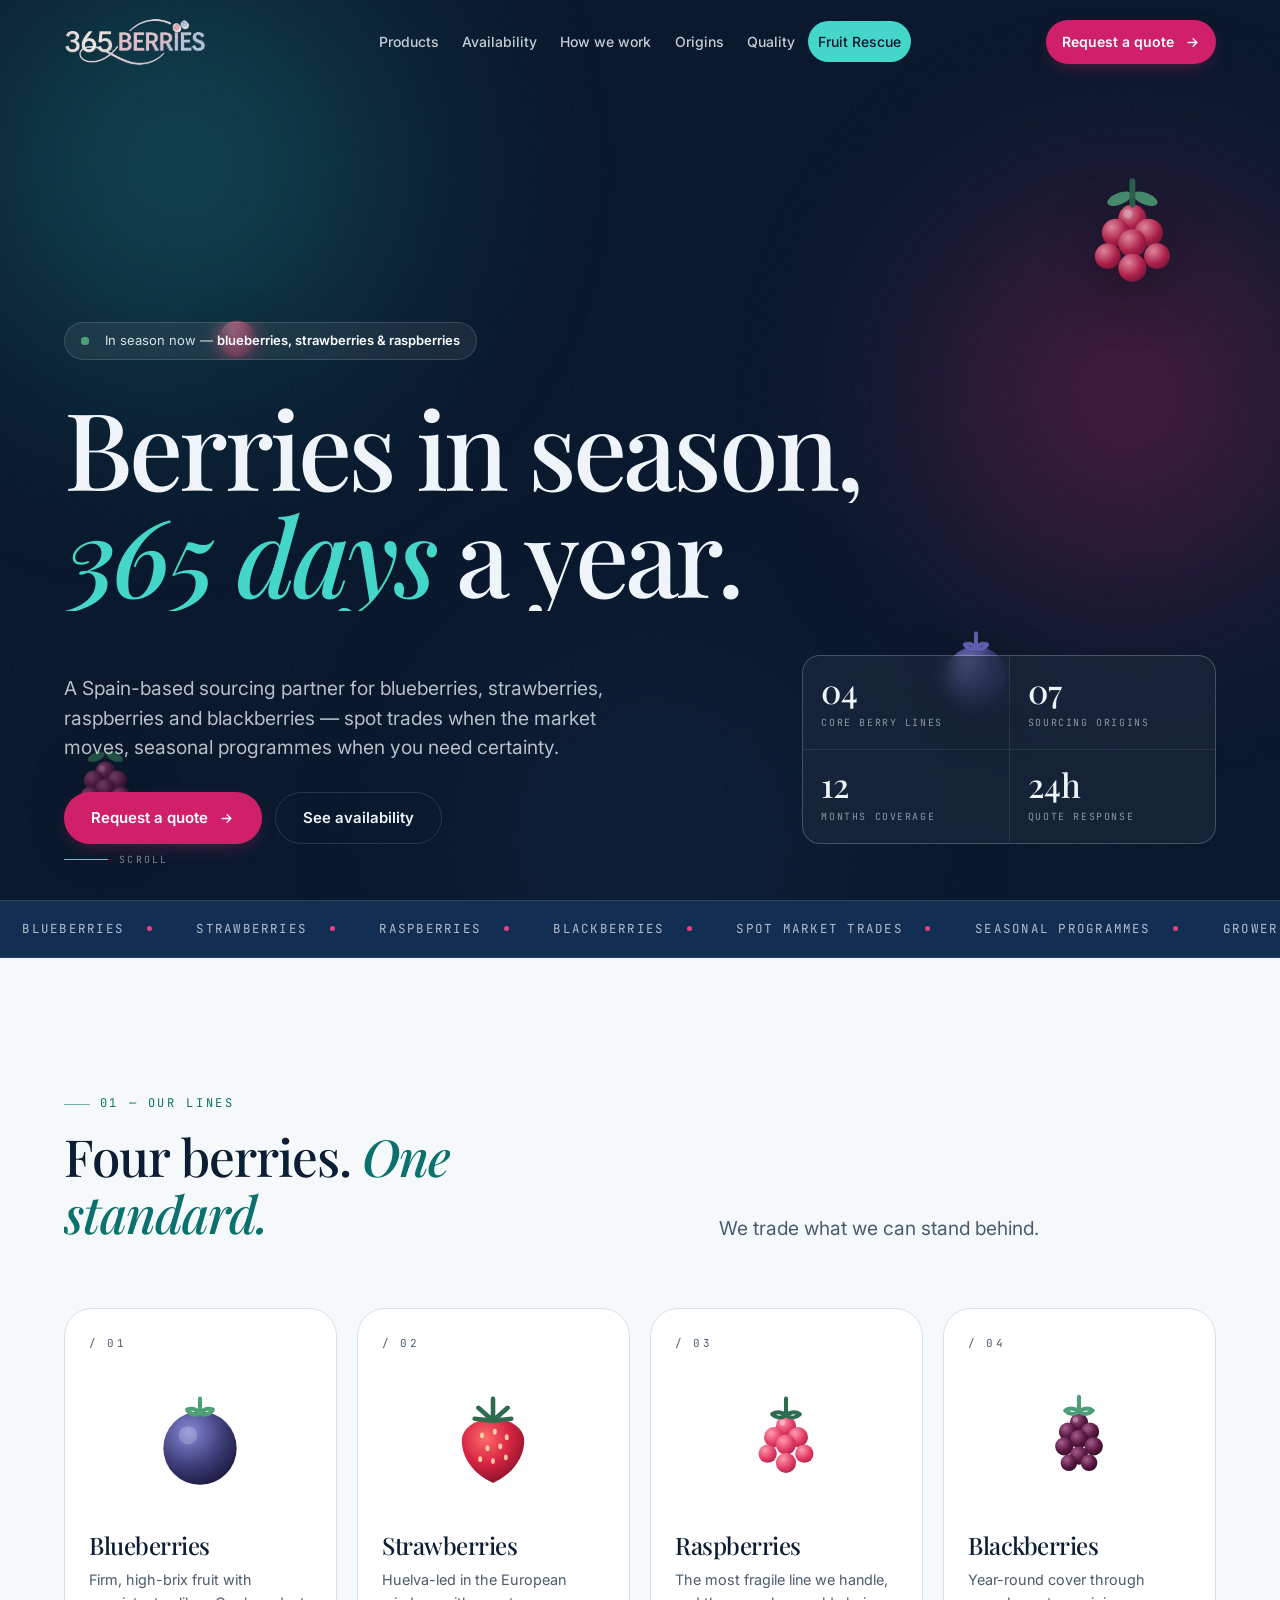
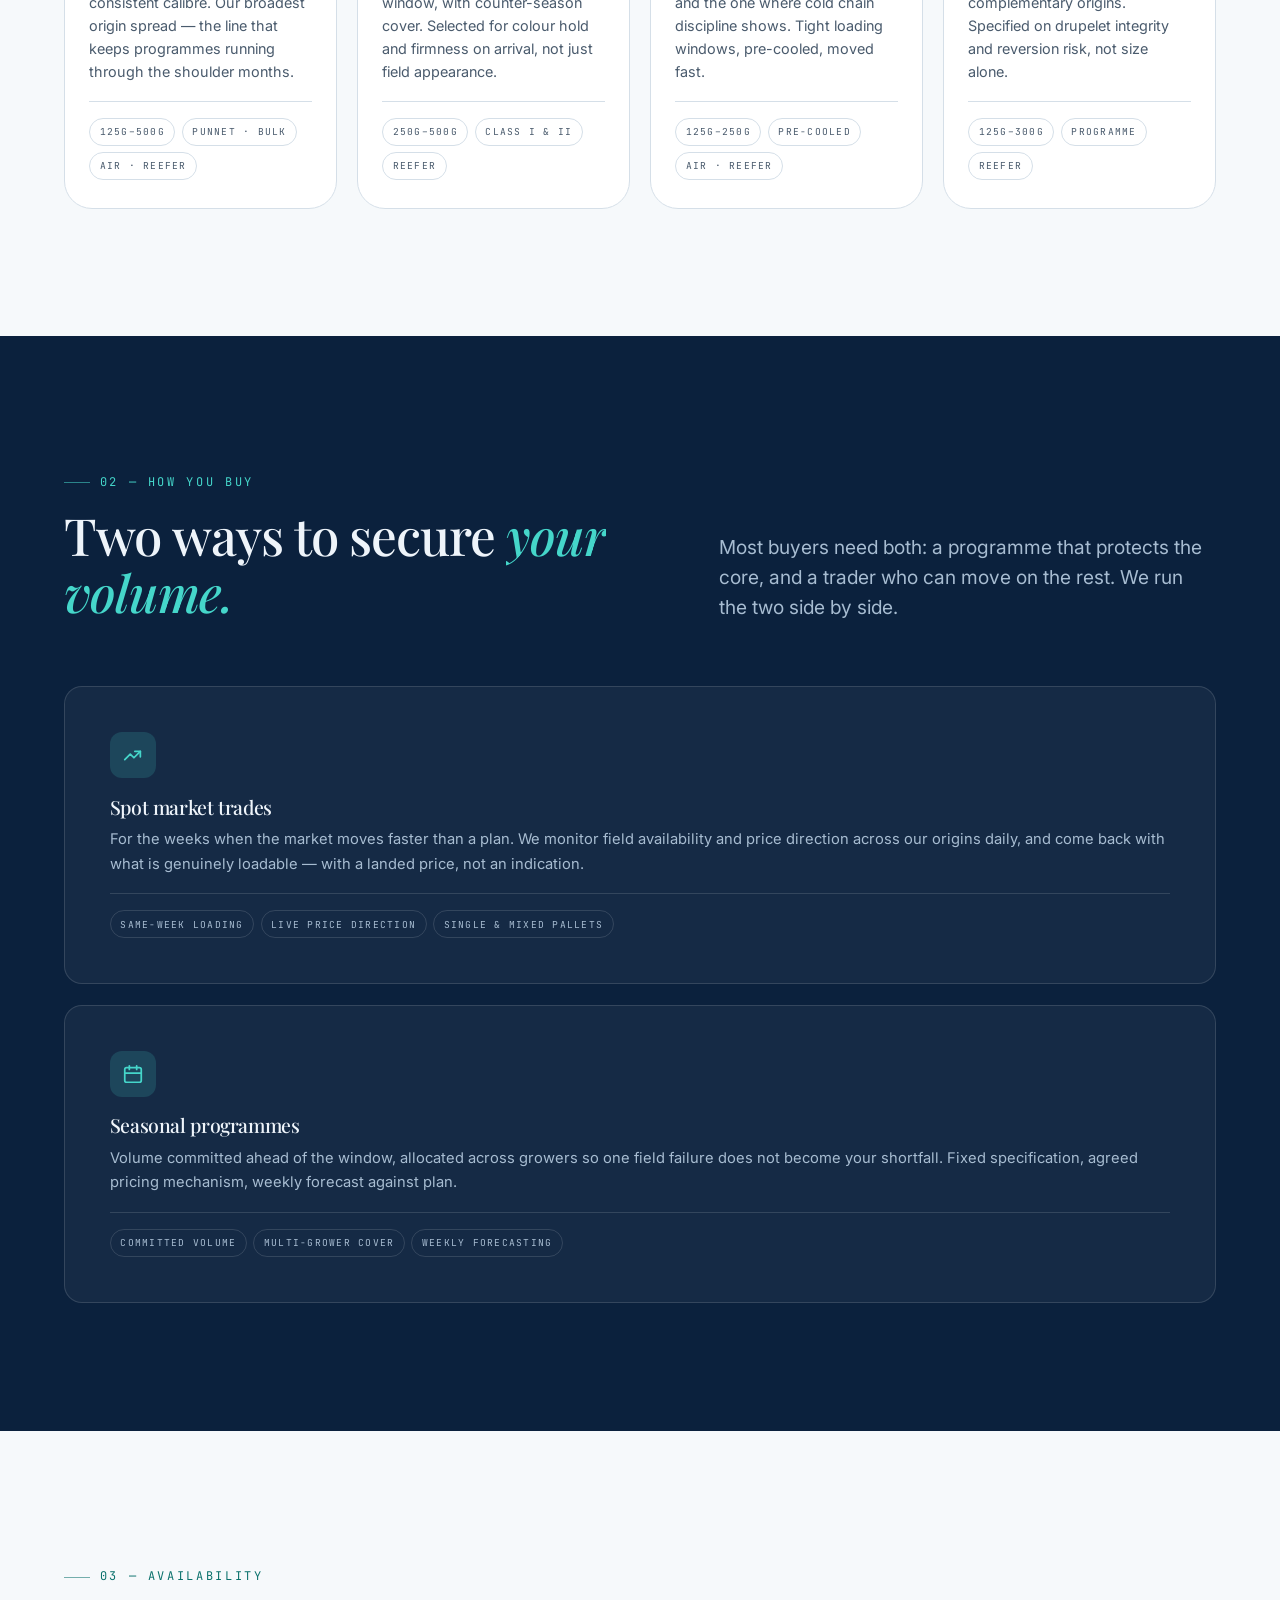
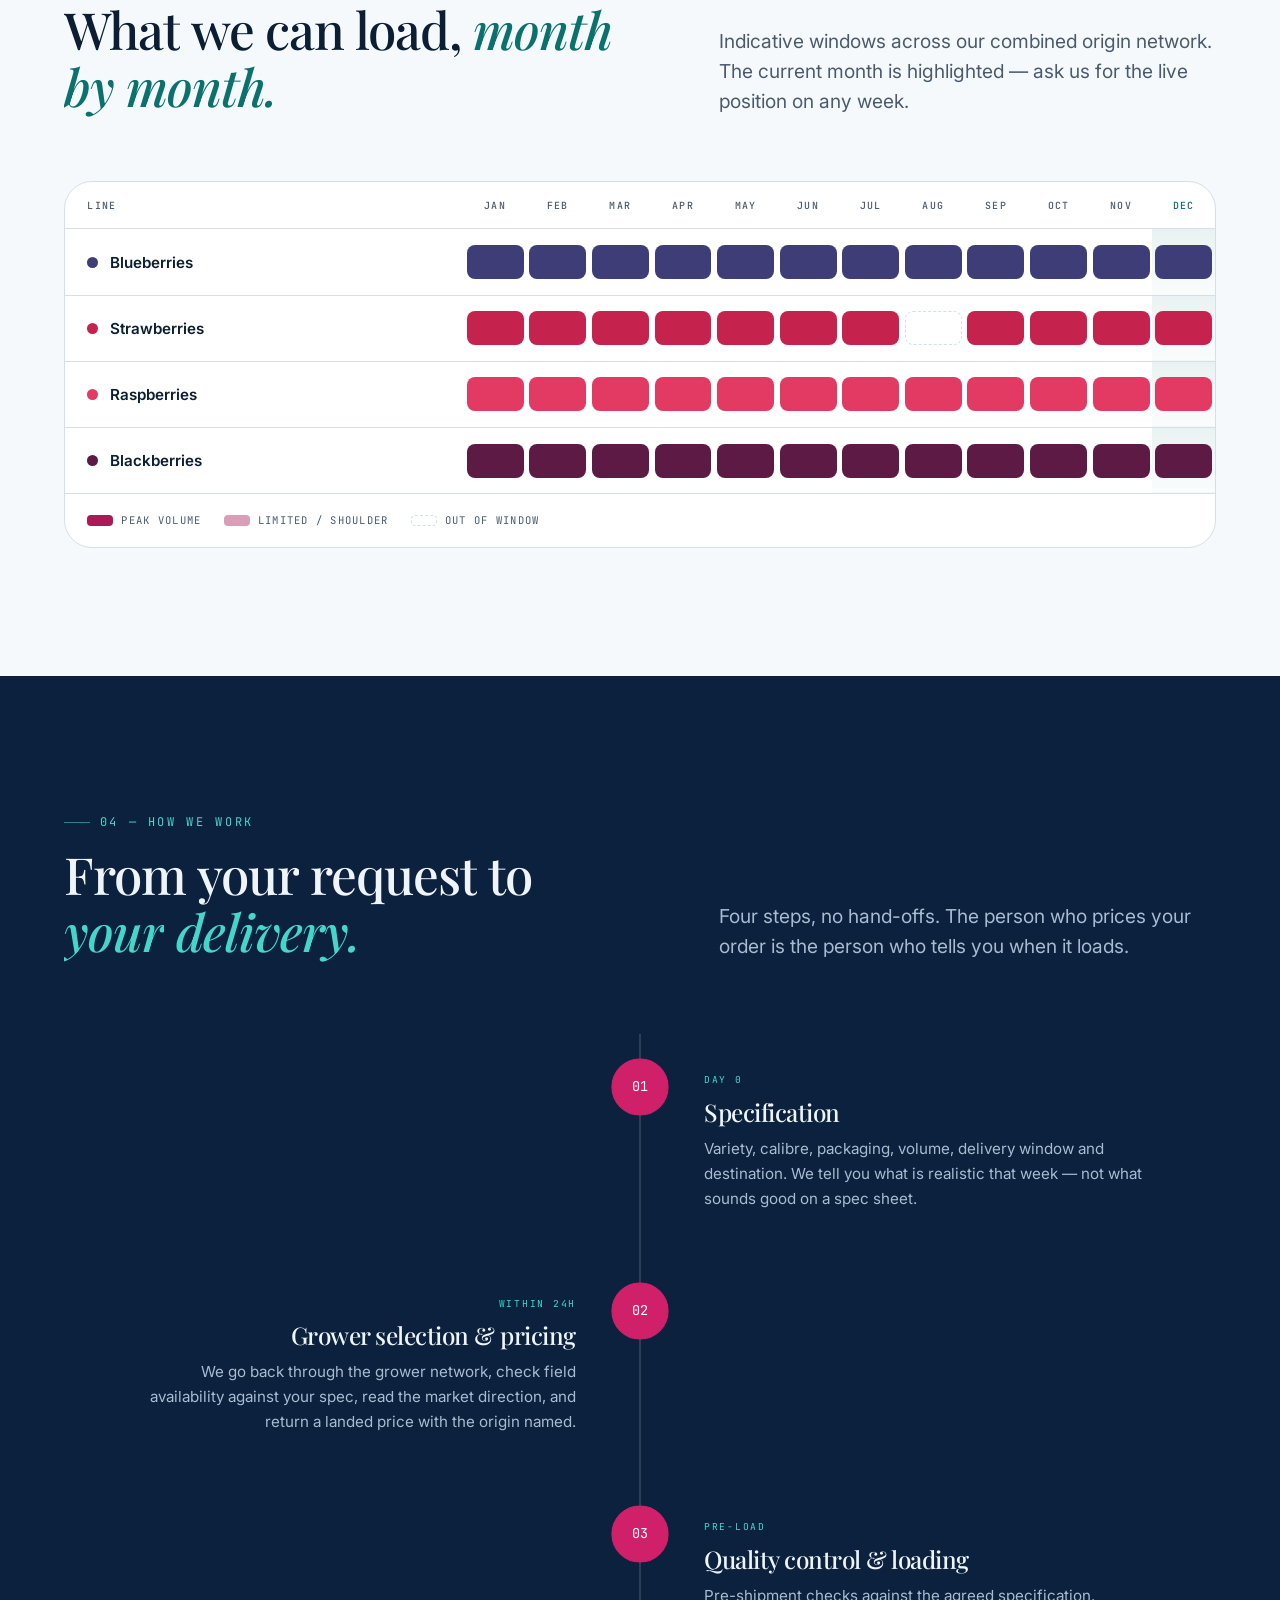
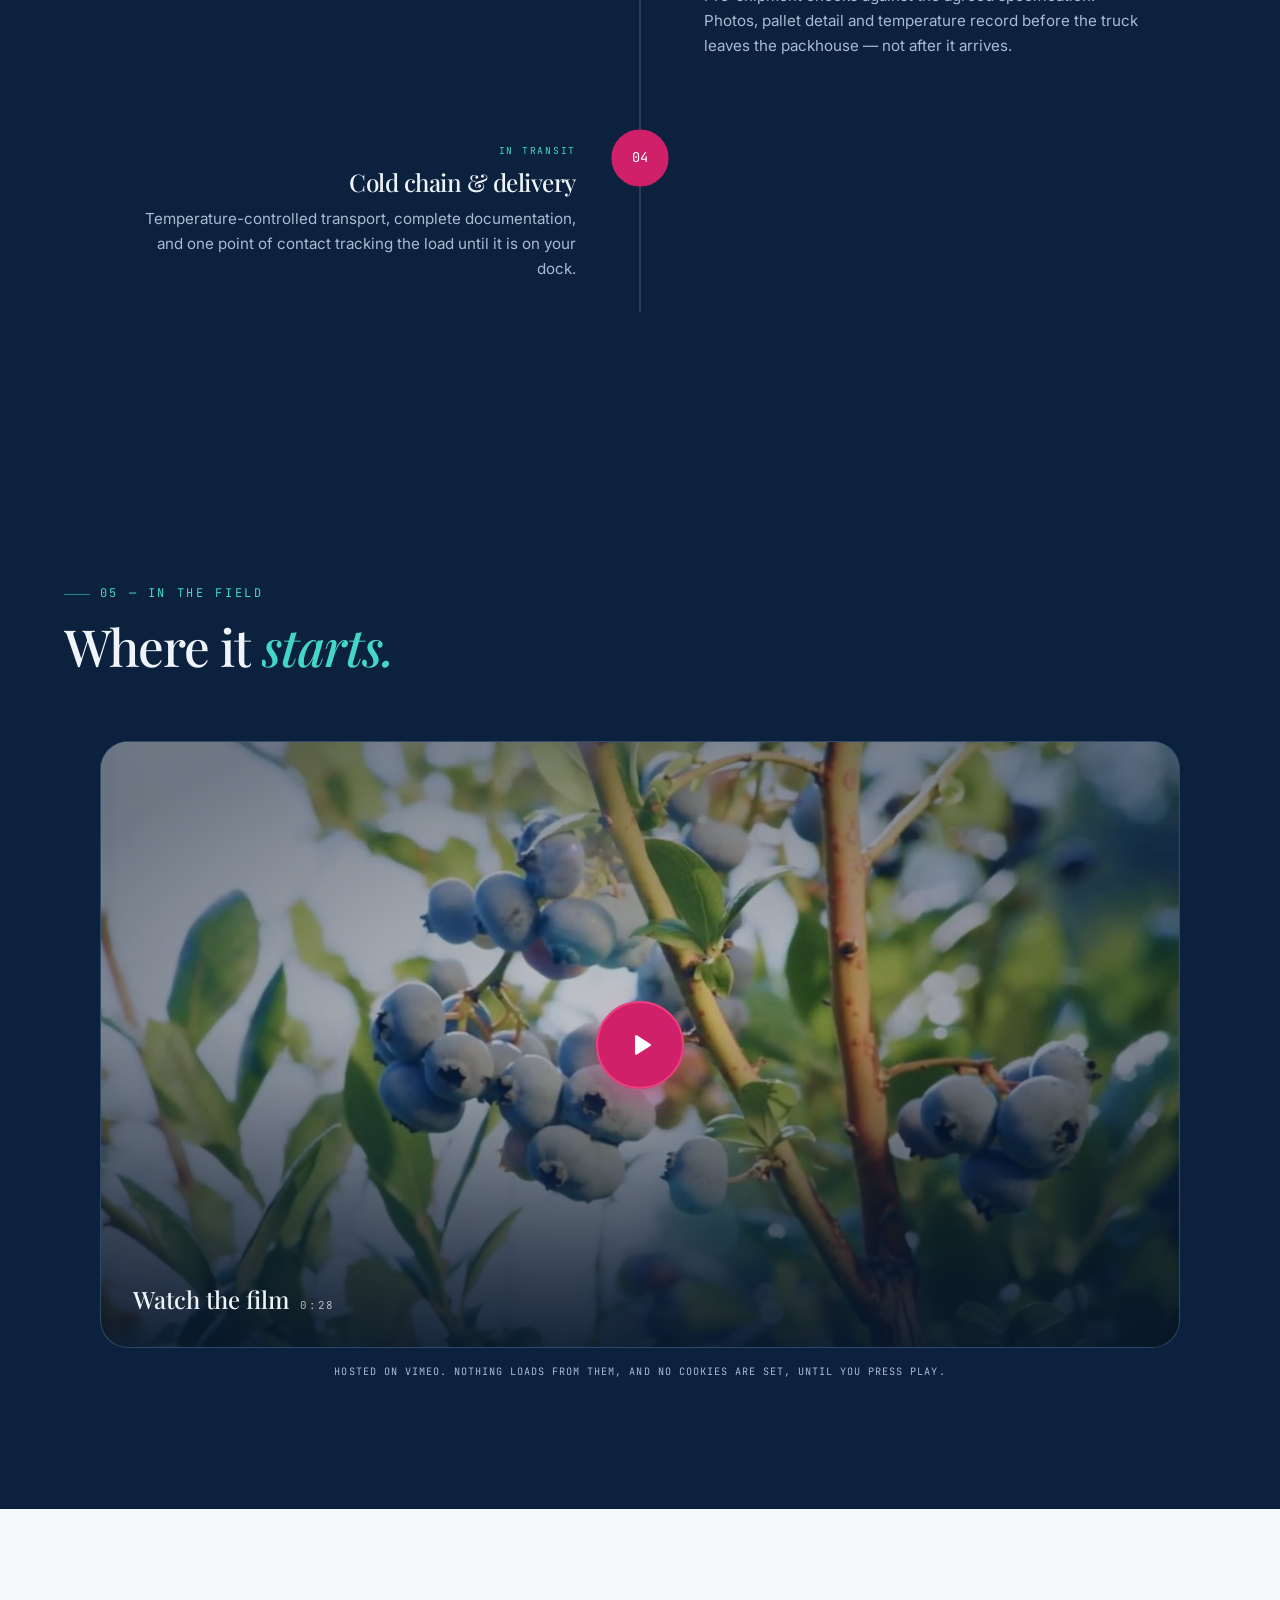
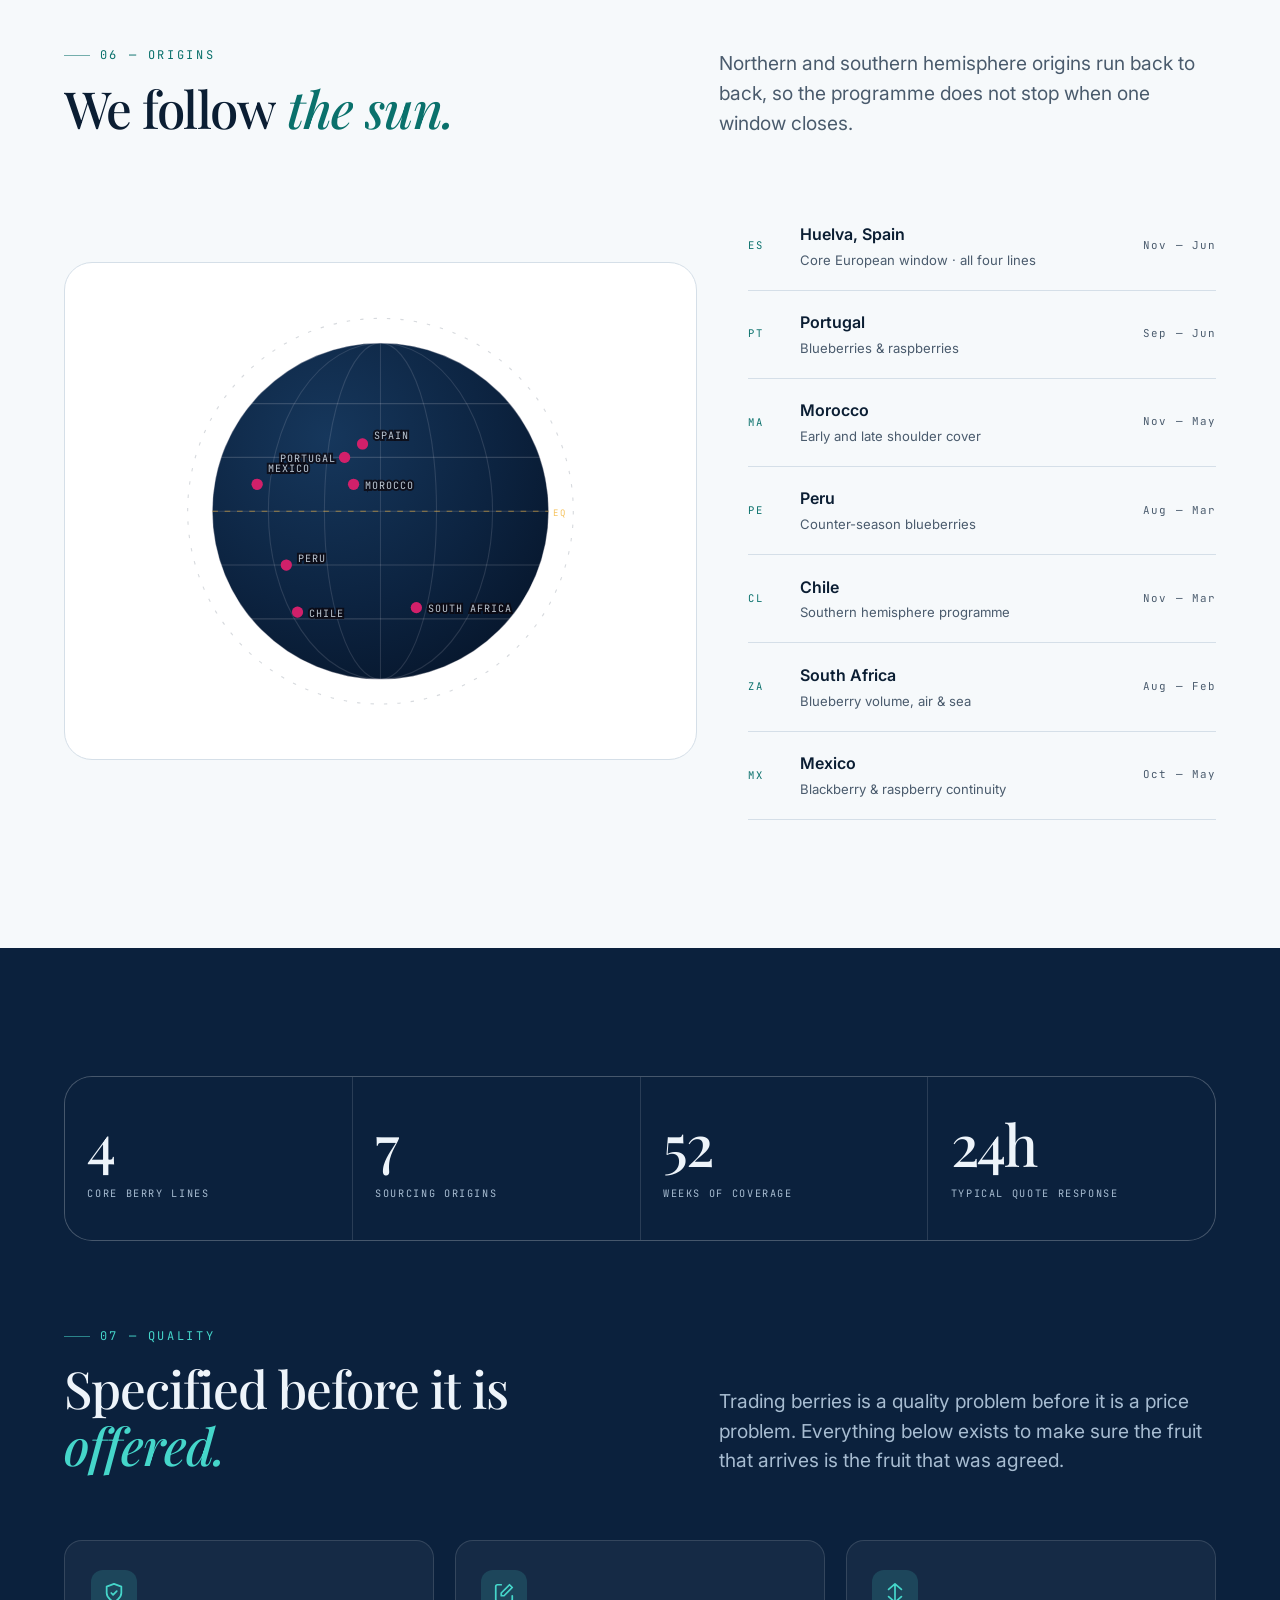
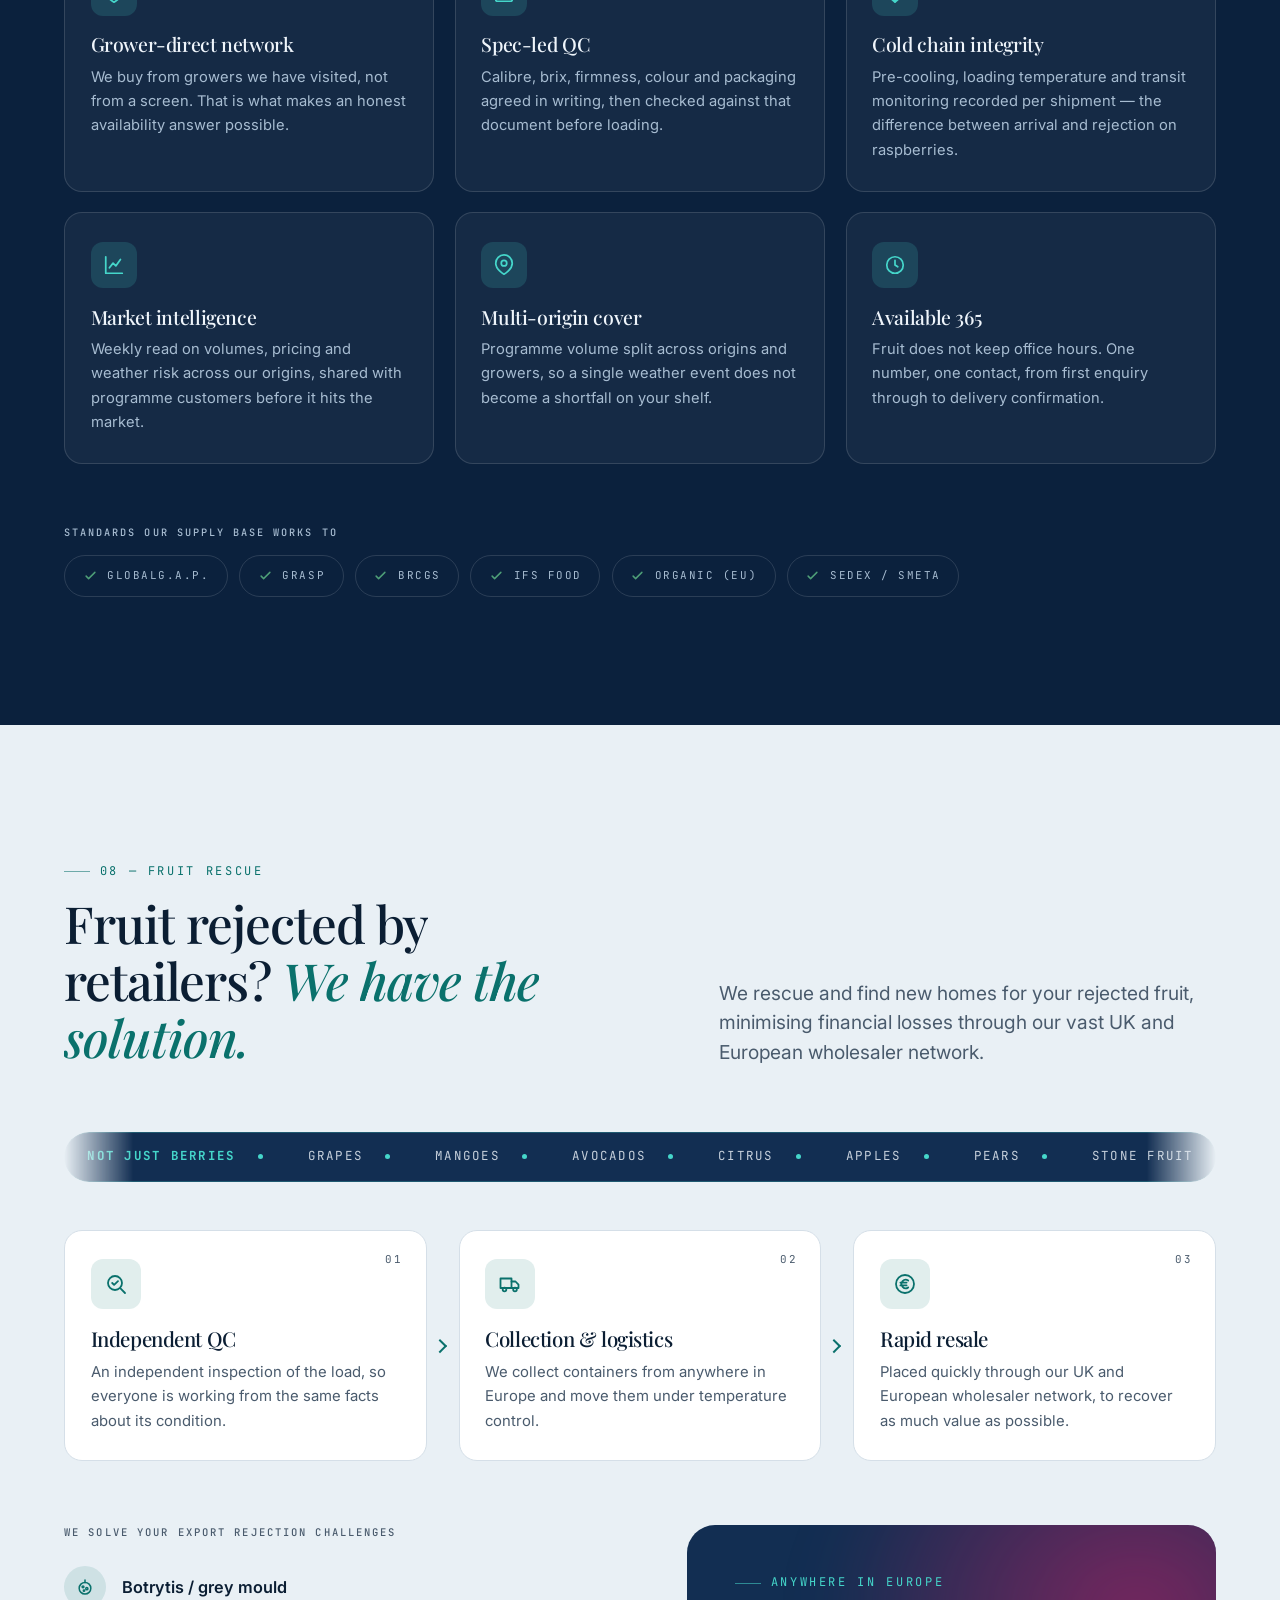
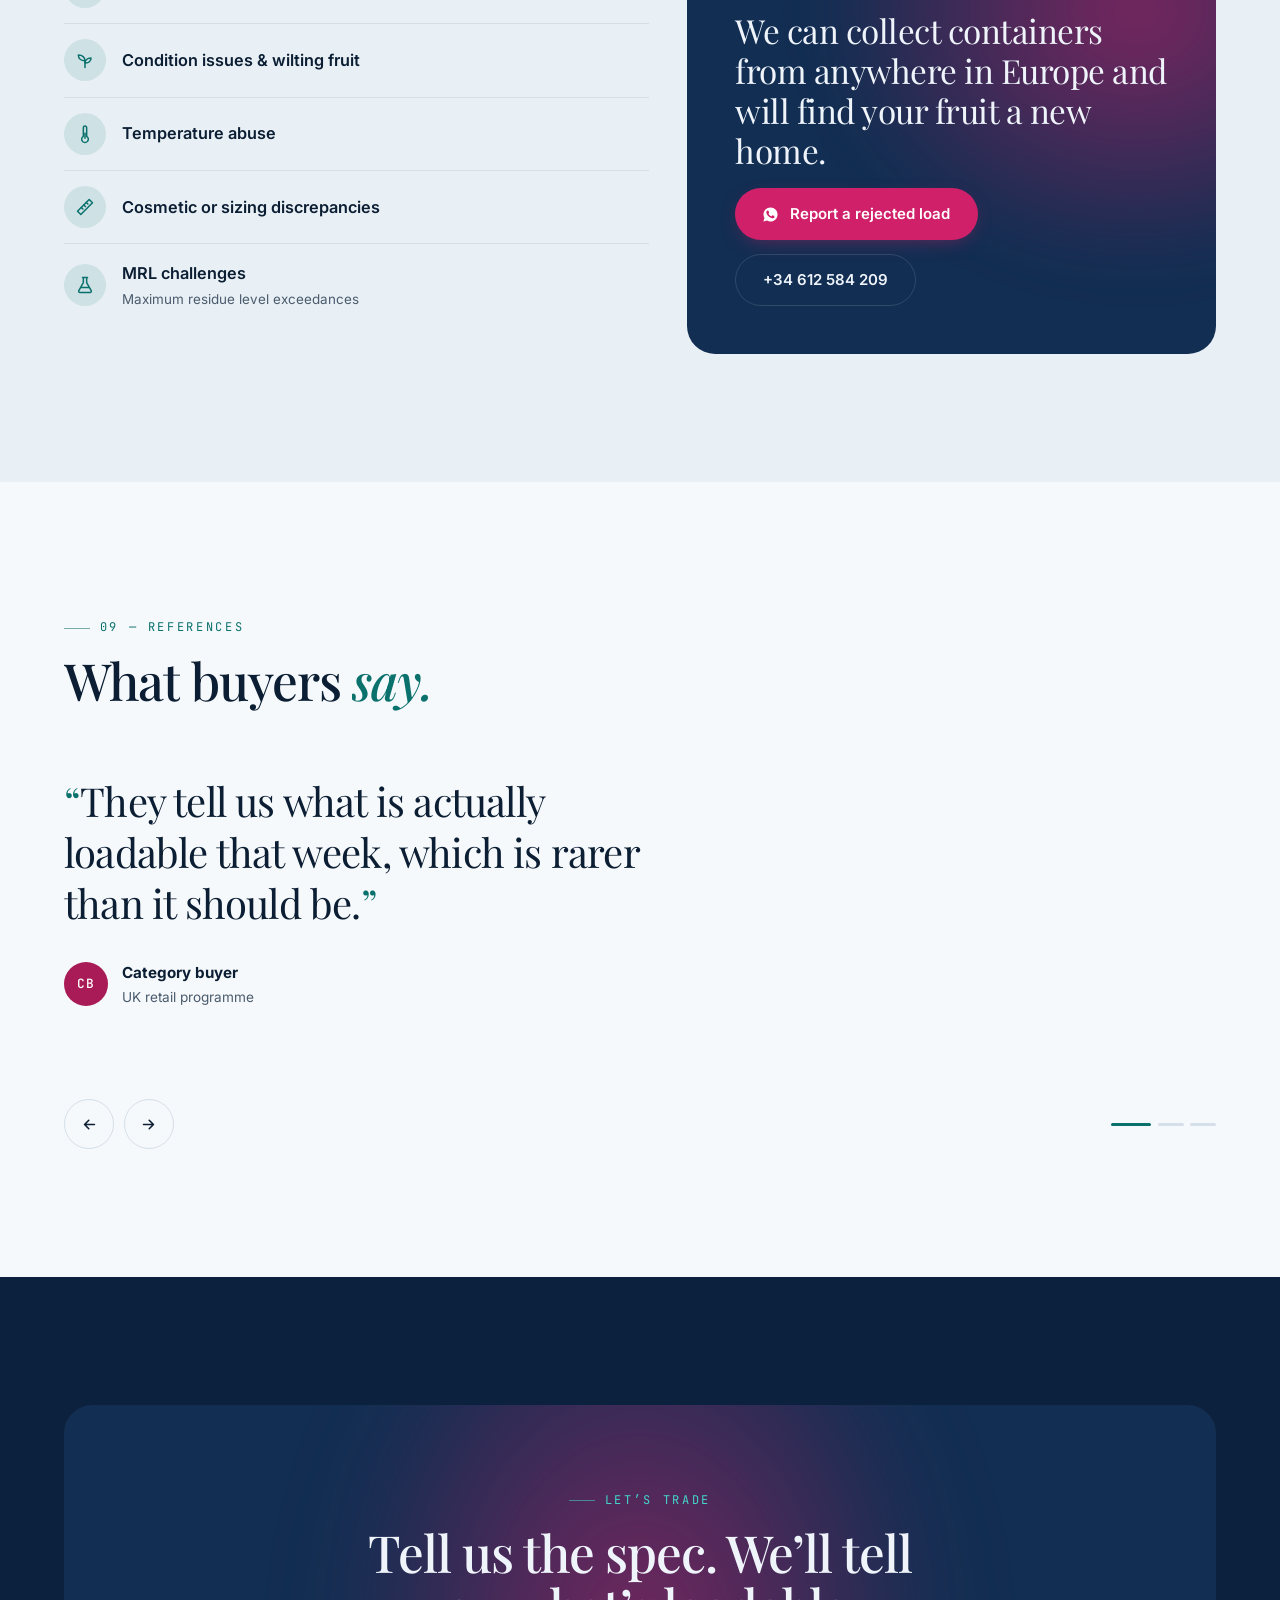
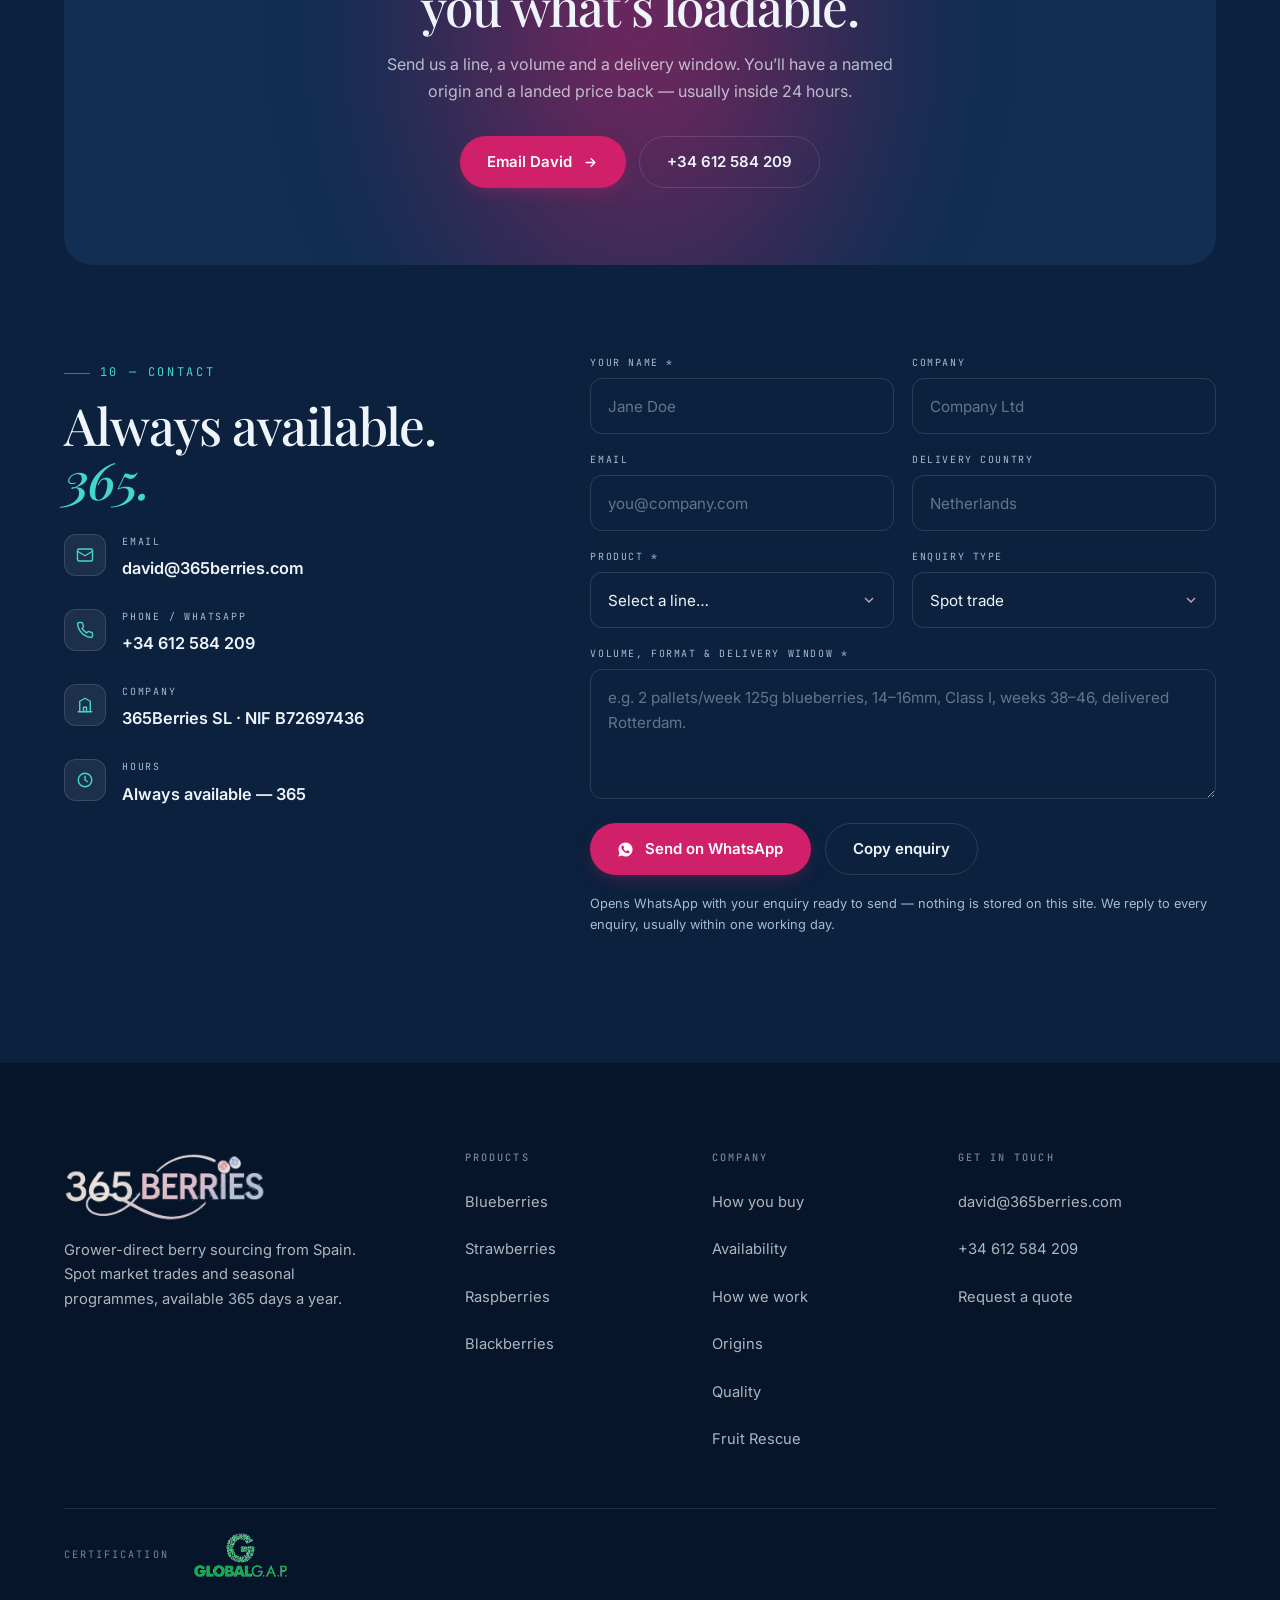
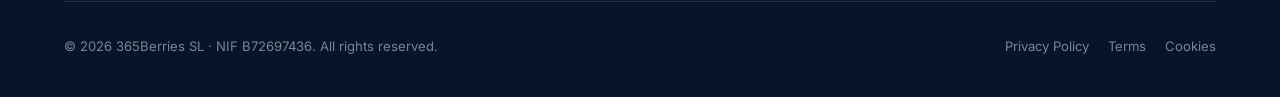
<file: index.html>
<!DOCTYPE html>
<html lang="en">
<head>
<meta charset="utf-8">
<meta name="viewport" content="width=device-width, initial-scale=1">
<title>365 Berries — Berries in season, 365 days a year</title>
<meta name="description" content="365 Berries is a Spain-based sourcing partner for blueberries, strawberries, raspberries and blackberries. Spot market trades and seasonal programmes, grower-direct.">
<meta name="theme-color" content="#06152A">

<!-- PREVIEW ONLY. This concept contains unverified certification and reference claims.
     Delete this tag (and the X-Robots-Tag header in vercel.json) only at launch. -->
<meta name="robots" content="noindex, nofollow">

<meta property="og:type" content="website">
<meta property="og:title" content="365 Berries — Berries in season, 365 days a year">
<meta property="og:description" content="Grower-direct blueberries, strawberries, raspberries and blackberries. Spot trades and seasonal programmes from Spain, Portugal, Morocco and South America.">
<!-- Link preview. IMPORTANT: after deploying, make og:image absolute
     (https://your-domain/assets/og-image.jpg) and set og:url — WhatsApp and
     Facebook do not reliably resolve a relative image URL. -->
<meta property="og:site_name" content="365 Berries">
<meta property="og:locale" content="en_GB">
<meta property="og:locale:alternate" content="es_ES">
<meta property="og:url" content="https://365berries.vercel.app/">
<meta property="og:image" content="https://365berries.vercel.app/assets/og-image.jpg">
<meta property="og:image:width" content="1200">
<meta property="og:image:height" content="630">
<meta property="og:image:alt" content="365 Berries — berries in season, 365 days a year">
<meta name="twitter:card" content="summary_large_image">

<link rel="icon" href="data:image/svg+xml,%3Csvg xmlns='http://www.w3.org/2000/svg' viewBox='0 0 32 32'%3E%3Crect width='32' height='32' rx='7' fill='%230B213D'/%3E%3Cpath d='M9 16c0-3.6 3.2-5.2 5.4-3.1 1.1 1 1.6 2.1 1.6 3.1s.5 2.1 1.6 3.1C19.8 21.2 23 19.6 23 16s-3.2-5.2-5.4-3.1c-1.1 1-1.6 2.1-1.6 3.1s-.5 2.1-1.6 3.1C12.2 21.2 9 19.6 9 16Z' fill='none' stroke='%23C89A6B' stroke-width='1.7'/%3E%3Ccircle cx='21.5' cy='10.5' r='1.7' fill='%23B3243F'/%3E%3Ccircle cx='25.2' cy='10.5' r='1.7' fill='%232F4C9B'/%3E%3C/svg%3E">

<link rel="preconnect" href="https://fonts.googleapis.com">
<link rel="preconnect" href="https://fonts.gstatic.com" crossorigin>
<link href="https://fonts.googleapis.com/css2?family=Inter:wght@300;400;500;600;700&family=JetBrains+Mono:wght@400;500&family=Playfair+Display:ital,wght@0,400;0,500;0,600;1,400;1,500&display=swap" rel="stylesheet">
<link rel="canonical" href="https://365berries.vercel.app/">
<link rel="stylesheet" href="styles.css">
</head>
<body class="logo-client">

<!-- ===== PRELOADER ===== -->
<div class="loader" id="loader" aria-hidden="true">
  <div class="loader__inner">
    <img class="loader__logo" src="assets/logo-wordmark-dark.webp" width="480" height="162" alt="" fetchpriority="high">
    <div class="loader__bar"><div class="loader__fill" id="loaderFill"></div></div>
    <div class="loader__pct" id="loaderPct">0%</div>
  </div>
</div>

<div class="progress" aria-hidden="true"><div class="progress__bar" id="progressBar"></div></div>

<!-- ===== HEADER ===== -->
<header class="header" id="header">
  <div class="header__inner">
    <a href="#top" class="brand" data-i18n-attr="aria-label:a11y.home">
      <svg class="brand__logo" viewBox="0 0 40 40" fill="none" aria-hidden="true">
        <!-- Three berries, three tones: blueberry, blackberry, raspberry -->
        <circle cx="13.5" cy="28" r="8" fill="url(#blueH)"/>
        <circle cx="26.5" cy="28" r="8" fill="url(#blackH)"/>
        <circle cx="20" cy="18.5" r="8" fill="url(#raspH)"/>
        <circle cx="17" cy="15.5" r="2.4" fill="#fff" opacity=".32"/>
        <ellipse cx="14.8" cy="8.4" rx="5" ry="2.5" fill="#4E9E77" transform="rotate(-20 14.8 8.4)"/>
        <ellipse cx="25.2" cy="8.4" rx="5" ry="2.5" fill="#4E9E77" transform="rotate(20 25.2 8.4)"/>
        <path d="M20 11.5V5.5" stroke="#2F6B4F" stroke-width="2.2" stroke-linecap="round"/>
        <defs>
          <radialGradient id="blueH" cx=".35" cy=".3" r=".9">
            <stop stop-color="#8887D8"/><stop offset="1" stop-color="#3E3D78"/>
          </radialGradient>
          <radialGradient id="blackH" cx=".35" cy=".3" r=".9">
            <stop stop-color="#A45C8C"/><stop offset="1" stop-color="#4A1234"/>
          </radialGradient>
          <radialGradient id="raspH" cx=".35" cy=".3" r=".9">
            <stop stop-color="#FF9AAF"/><stop offset=".6" stop-color="#E23A63"/><stop offset="1" stop-color="#A81B43"/>
          </radialGradient>
        </defs>
      </svg>
      <img class="brand__img" src="assets/logo-wordmark-dark.webp" width="480" height="162" alt="365 Berries" decoding="async">
      <span class="brand__txt">
        <span class="brand__name">365 <b>Berries</b></span>
        <span class="brand__sub" data-i18n="brand.sub">Fruit Sourcing &amp; Trade</span>
      </span>
    </a>

    <nav class="nav" id="nav" aria-label="Primary">
      <a href="#products" data-i18n="nav.products">Products</a>
      <a href="#availability" data-i18n="nav.availability">Availability</a>
      <a href="#process" data-i18n="nav.process">How we work</a>
      <a href="#origins" data-i18n="nav.origins">Origins</a>
      <a href="#quality" data-i18n="nav.quality">Quality</a>
      <a href="#rescue" class="nav__rescue" data-i18n="nav.rescue">Fruit Rescue</a>
    </nav>

    <div class="header__right">
      <div class="lang" id="lang" role="group" data-i18n-attr="aria-label:a11y.lang">
        <button class="lang__btn is-active" type="button" data-lang="en" aria-pressed="true">EN</button>
        <button class="lang__btn" type="button" data-lang="es" aria-pressed="false">ES</button>
      </div>

      <a href="#contact" class="btn header__cta">
        <span data-i18n="cta.quote">Request a quote</span>
        <svg class="btn__ico" width="15" height="15" viewBox="0 0 24 24" fill="none" stroke="currentColor" stroke-width="2.2" stroke-linecap="round" stroke-linejoin="round" aria-hidden="true"><path d="M5 12h14M13 6l6 6-6 6"/></svg>
      </a>

      <button class="burger" id="burger" aria-expanded="false" aria-controls="drawer" data-i18n-attr="aria-label:a11y.menuOpen">
        <span></span><span></span><span></span>
      </button>
    </div>
  </div>
</header>

<!-- ===== MOBILE DRAWER ===== -->
<div class="drawer" id="drawer">
  <nav class="drawer__nav" aria-label="Mobile">
    <a href="#products" style="--i:0" data-i18n="nav.products">Products</a>
    <a href="#availability" style="--i:1" data-i18n="nav.availability">Availability</a>
    <a href="#process" style="--i:2" data-i18n="nav.process">How we work</a>
    <a href="#origins" style="--i:3" data-i18n="nav.origins">Origins</a>
    <a href="#quality" style="--i:4" data-i18n="nav.quality">Quality</a>
    <a href="#rescue" class="nav__rescue" style="--i:5" data-i18n="nav.rescue">Fruit Rescue</a>
    <a href="#contact" style="--i:6" data-i18n="nav.contact">Contact</a>
  </nav>
  <div class="drawer__foot">
    <a href="mailto:david@365berries.com">david@365berries.com</a>
    <a href="tel:+34612584209">+34 612 584 209</a>
    <span>365Berries SL · NIF B72697436</span>
  </div>
</div>

<main id="top">

<!-- ===== HERO ===== -->
<section class="hero is-dark">
  <div class="hero__bg" aria-hidden="true">
    <div class="hero__glow hero__glow--a" data-speed="0.06"></div>
    <div class="hero__glow hero__glow--b" data-speed="-0.05"></div>
    <div class="hero__glow hero__glow--c" data-speed="0.04"></div>
  </div>
  <div class="hero__grain" aria-hidden="true"></div>

  <div class="hero__berries" aria-hidden="true">
    <svg class="hero__berry hero__berry--1 float" data-speed="-0.16" viewBox="0 0 120 120" fill="none">
      <g fill="url(#hb1)">
        <circle cx="60" cy="44" r="12"/><circle cx="46" cy="56" r="12"/><circle cx="74" cy="56" r="12"/>
        <circle cx="60" cy="65" r="12"/><circle cx="39" cy="76" r="11"/><circle cx="81" cy="76" r="11"/>
        <circle cx="60" cy="86" r="12"/>
      </g>
      <circle cx="56" cy="40" r="4" fill="#fff" opacity=".3"/>
      <ellipse cx="49" cy="27" rx="11" ry="5" fill="#4E9E77" transform="rotate(-22 49 27)"/>
      <ellipse cx="71" cy="27" rx="11" ry="5" fill="#4E9E77" transform="rotate(22 71 27)"/>
      <path d="M60 32V12" stroke="#2F6B4F" stroke-width="5" stroke-linecap="round"/>
      <defs><radialGradient id="hb1" cx=".35" cy=".3" r=".9">
        <stop stop-color="#FF9AAF"/><stop offset=".55" stop-color="#C6224E"/><stop offset="1" stop-color="#5E0F2E"/>
      </radialGradient></defs>
    </svg>
    <svg class="hero__berry hero__berry--2 float float--b" data-speed="-0.24" viewBox="0 0 120 120" fill="none">
      <circle cx="60" cy="66" r="38" fill="url(#hb2)"/>
      <circle cx="48" cy="52" r="9" fill="#fff" opacity=".2"/>
      <path d="M60 30c-4-5-10-6-14-4 3 5 9 7 14 4Zm0 0c4-5 10-6 14-4-3 5-9 7-14 4Zm0 0V12" stroke="#6E6CC4" stroke-width="5" stroke-linecap="round" stroke-linejoin="round"/>
      <defs><radialGradient id="hb2" cx=".35" cy=".3" r=".85">
        <stop stop-color="#8887D8"/><stop offset=".55" stop-color="#3E3D78"/><stop offset="1" stop-color="#191841"/>
      </radialGradient></defs>
    </svg>
    <svg class="hero__berry hero__berry--3 float" data-speed="-0.1" viewBox="0 0 120 120" fill="none">
      <g fill="url(#hb3)">
        <circle cx="60" cy="44" r="11"/><circle cx="47" cy="54" r="11"/><circle cx="73" cy="54" r="11"/>
        <circle cx="60" cy="63" r="11"/><circle cx="43" cy="72" r="11"/><circle cx="77" cy="72" r="11"/>
        <circle cx="60" cy="82" r="11"/><circle cx="48" cy="91" r="10"/><circle cx="72" cy="91" r="10"/>
      </g>
      <circle cx="56" cy="41" r="3.6" fill="#fff" opacity=".2"/>
      <ellipse cx="50" cy="28" rx="10" ry="4.6" fill="#2F6B4F" transform="rotate(-22 50 28)"/>
      <ellipse cx="70" cy="28" rx="10" ry="4.6" fill="#2F6B4F" transform="rotate(22 70 28)"/>
      <defs><radialGradient id="hb3" cx=".35" cy=".3" r=".85">
        <stop stop-color="#9C4B7E"/><stop offset=".55" stop-color="#5C1A45"/><stop offset="1" stop-color="#25091B"/>
      </radialGradient></defs>
    </svg>
    <svg class="hero__berry hero__berry--4 float float--b" data-speed="-0.3" viewBox="0 0 120 120" fill="none">
      <circle cx="60" cy="68" r="34" fill="url(#hb4)"/>
      <circle cx="50" cy="56" r="8" fill="#fff" opacity=".2"/>
      <defs><radialGradient id="hb4" cx=".35" cy=".3" r=".85">
        <stop stop-color="#FF9AAF"/><stop offset=".6" stop-color="#E23A63"/><stop offset="1" stop-color="#7B1E4B"/>
      </radialGradient></defs>
    </svg>
  </div>

  <div class="hero__inner">
    <div class="hero__chip">
      <span class="pulse" aria-hidden="true"><i></i></span>
      <span><span data-i18n="hero.chip">In season now —</span> <b id="seasonNow">…</b></span>
    </div>

    <h1 class="hero__title">
      <span class="ln" style="--i:0"><span data-i18n-html="hero.t1">Berries in season,</span></span>
      <span class="ln" style="--i:1"><span data-i18n-html="hero.t2"><em>365 days</em> a year.</span></span>
    </h1>

    <div class="hero__grid">
      <div>
        <p class="hero__copy" data-i18n="hero.copy">
          A Spain-based sourcing partner for blueberries, strawberries, raspberries and
          blackberries — spot trades when the market moves, seasonal programmes when
          you need certainty.
        </p>
        <div class="hero__actions">
          <a href="#contact" class="btn">
            <span data-i18n="cta.quote">Request a quote</span>
            <svg class="btn__ico" width="15" height="15" viewBox="0 0 24 24" fill="none" stroke="currentColor" stroke-width="2.2" stroke-linecap="round" stroke-linejoin="round" aria-hidden="true"><path d="M5 12h14M13 6l6 6-6 6"/></svg>
          </a>
          <a href="#availability" class="btn btn--ghost" data-i18n="cta.availability">See availability</a>
        </div>
      </div>

      <div class="hero__stats">
        <div class="hero__stat"><b>04</b><span data-i18n="hero.s1">Core berry lines</span></div>
        <div class="hero__stat"><b>07</b><span data-i18n="hero.s2">Sourcing origins</span></div>
        <div class="hero__stat"><b>12</b><span data-i18n="hero.s3">Months coverage</span></div>
        <div class="hero__stat"><b>24h</b><span data-i18n="hero.s4">Quote response</span></div>
      </div>
    </div>
  </div>

  <div class="hero__scroll" aria-hidden="true"><i></i> <span data-i18n="hero.scroll">Scroll</span></div>
</section>

<!-- ===== MARQUEE ===== -->
<div class="marquee" aria-hidden="true">
  <div class="marquee__track" id="marqueeTrack">
    <div class="marquee__group" style="display:flex">
      <span class="marquee__item" data-i18n="mq.1">Blueberries</span>
      <span class="marquee__item" data-i18n="mq.2">Strawberries</span>
      <span class="marquee__item" data-i18n="mq.3">Raspberries</span>
      <span class="marquee__item" data-i18n="mq.4">Blackberries</span>
      <span class="marquee__item" data-i18n="mq.5">Spot market trades</span>
      <span class="marquee__item" data-i18n="mq.6">Seasonal programmes</span>
      <span class="marquee__item" data-i18n="mq.7">Grower-direct</span>
      <span class="marquee__item" data-i18n="mq.8">Huelva · Spain</span>
      <span class="marquee__item" data-i18n="mq.9">Morocco</span>
      <span class="marquee__item" data-i18n="mq.10">Peru</span>
      <span class="marquee__item" data-i18n="mq.11">Chile</span>
      <span class="marquee__item" data-i18n="mq.12">Reefer &amp; air freight</span>
    </div>
  </div>
</div>

<!-- ===== PRODUCTS ===== -->
<section class="section" id="products">
  <div class="wrap">
    <div class="sec-head">
      <div class="sec-head__row">
        <div>
          <span class="eyebrow" data-i18n="p.eyebrow">01 — Our lines</span>
          <h2 class="split" data-split data-i18n-html="p.h2">Four berries. <span class="ital">One standard.</span></h2>
        </div>
        <p class="lead" data-reveal data-i18n="p.lead">
          We trade what we can stand behind.
        </p>
      </div>
    </div>

    <div class="prod-grid" data-stagger>

      <article class="prod" style="--prod-grad:linear-gradient(160deg,#3E3D78,#191841)">
        <span class="prod__idx">/ 01</span>
        <div class="prod__art">
          <svg viewBox="0 0 120 120" fill="none" aria-hidden="true">
            <circle cx="60" cy="70" r="40" fill="url(#pb1)"/>
            <circle cx="47" cy="56" r="10" fill="#fff" opacity=".2"/>
            <path d="M60 32c-4-5-10-6-14-4 3 5 9 7 14 4Zm0 0c4-5 10-6 14-4-3 5-9 7-14 4Zm0 0V16" stroke="#4E9E77" stroke-width="4.5" stroke-linecap="round" stroke-linejoin="round"/>
            <defs><radialGradient id="pb1" cx=".35" cy=".28" r=".85">
              <stop stop-color="#8887D8"/><stop offset=".55" stop-color="#3E3D78"/><stop offset="1" stop-color="#131233"/>
            </radialGradient></defs>
          </svg>
        </div>
        <h3 class="prod__name" data-i18n="p1.name">Blueberries</h3>
        <p class="prod__desc" data-i18n="p1.desc">Firm, high-brix fruit with consistent calibre. Our broadest origin spread — the line that keeps programmes running through the shoulder months.</p>
        <div class="prod__meta">
          <span class="prod__tag">125g–500g</span>
          <span class="prod__tag" data-i18n="p1.t2">Punnet · Bulk</span>
          <span class="prod__tag" data-i18n="p1.t3">Air · Reefer</span>
        </div>
      </article>

      <article class="prod" style="--prod-grad:linear-gradient(160deg,#C6224E,#5E0F2E)">
        <span class="prod__idx">/ 02</span>
        <div class="prod__art">
          <svg viewBox="0 0 120 120" fill="none" aria-hidden="true">
            <path d="M60 108c22-10 34-28 34-46 0-14-15-24-34-24s-34 10-34 24c0 18 12 36 34 46Z" fill="url(#pb2)"/>
            <g fill="#FFE8B0" opacity=".85">
              <ellipse cx="48" cy="56" rx="2.1" ry="3.1"/><ellipse cx="62" cy="52" rx="2.1" ry="3.1"/>
              <ellipse cx="75" cy="58" rx="2.1" ry="3.1"/><ellipse cx="54" cy="70" rx="2.1" ry="3.1"/>
              <ellipse cx="68" cy="68" rx="2.1" ry="3.1"/><ellipse cx="60" cy="84" rx="2.1" ry="3.1"/>
              <ellipse cx="46" cy="82" rx="2.1" ry="3.1"/><ellipse cx="74" cy="80" rx="2.1" ry="3.1"/>
            </g>
            <path d="M60 40 44 26m16 14 16-14M60 40 40 38m20 2 20-2M60 40V16" stroke="#2F6B4F" stroke-width="5" stroke-linecap="round"/>
            <defs><radialGradient id="pb2" cx=".38" cy=".3" r=".8">
              <stop stop-color="#FF6B6B"/><stop offset=".5" stop-color="#D62442"/><stop offset="1" stop-color="#780F26"/>
            </radialGradient></defs>
          </svg>
        </div>
        <h3 class="prod__name" data-i18n="p2.name">Strawberries</h3>
        <p class="prod__desc" data-i18n="p2.desc">Huelva-led in the European window, with counter-season cover. Selected for colour hold and firmness on arrival, not just field appearance.</p>
        <div class="prod__meta">
          <span class="prod__tag">250g–500g</span>
          <span class="prod__tag" data-i18n="p2.t2">Class I &amp; II</span>
          <span class="prod__tag" data-i18n="p2.t3">Reefer</span>
        </div>
      </article>

      <article class="prod" style="--prod-grad:linear-gradient(160deg,#E23A63,#7B1E4B)">
        <span class="prod__idx">/ 03</span>
        <div class="prod__art">
          <svg viewBox="0 0 120 120" fill="none" aria-hidden="true">
            <g fill="url(#pb3)">
              <circle cx="60" cy="46" r="11"/><circle cx="47" cy="58" r="11"/><circle cx="73" cy="58" r="11"/>
              <circle cx="60" cy="66" r="11"/><circle cx="40" cy="76" r="10"/><circle cx="80" cy="76" r="10"/>
              <circle cx="60" cy="86" r="11"/>
            </g>
            <circle cx="56" cy="42" r="3.4" fill="#fff" opacity=".3"/>
            <path d="M60 34c-5-4-11-4-15-1 4 4 10 5 15 1Zm0 0c5-4 11-4 15-1-4 4-10 5-15 1Zm0 0V16" stroke="#2F6B4F" stroke-width="4.5" stroke-linecap="round" stroke-linejoin="round"/>
            <defs><radialGradient id="pb3" cx=".35" cy=".3" r=".9">
              <stop stop-color="#FF9AAF"/><stop offset=".55" stop-color="#E23A63"/><stop offset="1" stop-color="#8C1C46"/>
            </radialGradient></defs>
          </svg>
        </div>
        <h3 class="prod__name" data-i18n="p3.name">Raspberries</h3>
        <p class="prod__desc" data-i18n="p3.desc">The most fragile line we handle, and the one where cold chain discipline shows. Tight loading windows, pre-cooled, moved fast.</p>
        <div class="prod__meta">
          <span class="prod__tag">125g–250g</span>
          <span class="prod__tag" data-i18n="p3.t2">Pre-cooled</span>
          <span class="prod__tag" data-i18n="p3.t3">Air · Reefer</span>
        </div>
      </article>

      <article class="prod" style="--prod-grad:linear-gradient(160deg,#5C1A45,#1B0714)">
        <span class="prod__idx">/ 04</span>
        <div class="prod__art">
          <svg viewBox="0 0 120 120" fill="none" aria-hidden="true">
            <g fill="url(#pb4)">
              <circle cx="60" cy="42" r="10"/><circle cx="48" cy="52" r="10"/><circle cx="72" cy="52" r="10"/>
              <circle cx="60" cy="60" r="10"/><circle cx="44" cy="68" r="10"/><circle cx="76" cy="68" r="10"/>
              <circle cx="60" cy="78" r="10"/><circle cx="49" cy="86" r="9"/><circle cx="71" cy="86" r="9"/>
            </g>
            <circle cx="56" cy="39" r="3" fill="#fff" opacity=".26"/>
            <path d="M60 30c-5-4-11-4-15-1 4 4 10 5 15 1Zm0 0c5-4 11-4 15-1-4 4-10 5-15 1Zm0 0V14" stroke="#4E9E77" stroke-width="4.5" stroke-linecap="round" stroke-linejoin="round"/>
            <defs><radialGradient id="pb4" cx=".35" cy=".3" r=".9">
              <stop stop-color="#A45C8C"/><stop offset=".5" stop-color="#5C1A45"/><stop offset="1" stop-color="#1F0716"/>
            </radialGradient></defs>
          </svg>
        </div>
        <h3 class="prod__name" data-i18n="p4.name">Blackberries</h3>
        <p class="prod__desc" data-i18n="p4.desc">Year-round cover through complementary origins. Specified on drupelet integrity and reversion risk, not size alone.</p>
        <div class="prod__meta">
          <span class="prod__tag">125g–300g</span>
          <span class="prod__tag" data-i18n="p4.t2">Programme</span>
          <span class="prod__tag" data-i18n="p4.t3">Reefer</span>
        </div>
      </article>

    </div>
  </div>
</section>

<!-- ===== TWO WAYS TO BUY ===== -->
<section class="section is-dark" id="trade">
  <div class="wrap">
    <div class="sec-head">
      <div class="sec-head__row">
        <div>
          <span class="eyebrow" data-i18n="tr.eyebrow">02 — How you buy</span>
          <h2 class="split" data-split data-i18n-html="tr.h2">Two ways to secure <span class="ital">your volume.</span></h2>
        </div>
        <p class="lead" data-reveal data-i18n="tr.lead">
          Most buyers need both: a programme that protects the core, and a trader who can
          move on the rest. We run the two side by side.
        </p>
      </div>
    </div>

    <div class="val-grid" style="grid-template-columns:1fr" data-stagger>
      <div class="val" style="padding:clamp(1.8rem,3.5vw,3rem)">
        <div class="val__ico">
          <svg viewBox="0 0 24 24" fill="none" stroke="currentColor" stroke-width="1.9" stroke-linecap="round" stroke-linejoin="round" aria-hidden="true"><path d="M3 17l6-6 4 4 7-7"/><path d="M14 8h6v6"/></svg>
        </div>
        <h3 data-i18n="tr.spotName">Spot market trades</h3>
        <p data-i18n="tr.spotDesc">For the weeks when the market moves faster than a plan. We monitor field availability and price direction across our origins daily, and come back with what is genuinely loadable — with a landed price, not an indication.</p>
        <div class="prod__meta" style="border-top-color:var(--line)">
          <span class="prod__tag" data-i18n="tr.spotT1">Same-week loading</span>
          <span class="prod__tag" data-i18n="tr.spotT2">Live price direction</span>
          <span class="prod__tag" data-i18n="tr.spotT3">Single &amp; mixed pallets</span>
        </div>
      </div>

      <div class="val" style="padding:clamp(1.8rem,3.5vw,3rem)">
        <div class="val__ico">
          <svg viewBox="0 0 24 24" fill="none" stroke="currentColor" stroke-width="1.9" stroke-linecap="round" stroke-linejoin="round" aria-hidden="true"><rect x="3" y="5" width="18" height="16" rx="2"/><path d="M8 3v4M16 3v4M3 11h18"/></svg>
        </div>
        <h3 data-i18n="tr.progName">Seasonal programmes</h3>
        <p data-i18n="tr.progDesc">Volume committed ahead of the window, allocated across growers so one field failure does not become your shortfall. Fixed specification, agreed pricing mechanism, weekly forecast against plan.</p>
        <div class="prod__meta" style="border-top-color:var(--line)">
          <span class="prod__tag" data-i18n="tr.progT1">Committed volume</span>
          <span class="prod__tag" data-i18n="tr.progT2">Multi-grower cover</span>
          <span class="prod__tag" data-i18n="tr.progT3">Weekly forecasting</span>
        </div>
      </div>
    </div>
  </div>
</section>

<!-- ===== AVAILABILITY CALENDAR ===== -->
<section class="section" id="availability">
  <div class="wrap">
    <div class="sec-head">
      <div class="sec-head__row">
        <div>
          <span class="eyebrow" data-i18n="av.eyebrow">03 — Availability</span>
          <h2 class="split" data-split data-i18n-html="av.h2">What we can load, <span class="ital">month by month.</span></h2>
        </div>
        <p class="lead" data-reveal data-i18n="av.lead">
          Indicative windows across our combined origin network. The current month is
          highlighted — ask us for the live position on any week.
        </p>
      </div>
    </div>

    <div class="cal" id="cal" data-reveal>
      <div class="cal__scroll">
        <table class="cal__grid" id="calGrid">
          <caption class="visually-hidden" data-i18n="av.caption">Indicative monthly availability by berry line</caption>
          <thead><tr id="calHead"><th scope="col" data-i18n="av.line">Line</th></tr></thead>
          <tbody id="calBody"></tbody>
        </table>
      </div>
      <div class="cal__legend">
        <div><span class="cal__key"></span> <span data-i18n="av.peak">Peak volume</span></div>
        <div><span class="cal__key cal__key--mid"></span> <span data-i18n="av.mid">Limited / shoulder</span></div>
        <div><span class="cal__key cal__key--none"></span> <span data-i18n="av.none">Out of window</span></div>
      </div>
    </div>
  </div>
</section>

<!-- ===== PROCESS ===== -->
<section class="section is-dark" id="process">
  <div class="wrap">
    <div class="sec-head">
      <div class="sec-head__row">
        <div>
          <span class="eyebrow" data-i18n="pr.eyebrow">04 — How we work</span>
          <h2 class="split" data-split data-i18n-html="pr.h2">From your request to <span class="ital">your delivery.</span></h2>
        </div>
        <p class="lead" data-reveal data-i18n="pr.lead">
          Four steps, no hand-offs. The person who prices your order is the person who
          tells you when it loads.
        </p>
      </div>
    </div>

    <div class="proc" id="proc">
      <div class="proc__line" aria-hidden="true"><i id="procFill"></i></div>

      <div class="proc__step" data-step>
        <div class="proc__num">01</div>
        <span class="proc__tag" data-i18n="pr.tag1">Day 0</span>
        <h3 data-i18n="pr.h1">Specification</h3>
        <p data-i18n="pr.d1">Variety, calibre, packaging, volume, delivery window and destination. We tell you what is realistic that week — not what sounds good on a spec sheet.</p>
      </div>

      <div class="proc__step" data-step>
        <div class="proc__num">02</div>
        <span class="proc__tag" data-i18n="pr.tag2">Within 24h</span>
        <h3 data-i18n="pr.h2step">Grower selection &amp; pricing</h3>
        <p data-i18n="pr.d2">We go back through the grower network, check field availability against your spec, read the market direction, and return a landed price with the origin named.</p>
      </div>

      <div class="proc__step" data-step>
        <div class="proc__num">03</div>
        <span class="proc__tag" data-i18n="pr.tag3">Pre-load</span>
        <h3 data-i18n="pr.h3">Quality control &amp; loading</h3>
        <p data-i18n="pr.d3">Pre-shipment checks against the agreed specification. Photos, pallet detail and temperature record before the truck leaves the packhouse — not after it arrives.</p>
      </div>

      <div class="proc__step" data-step>
        <div class="proc__num">04</div>
        <span class="proc__tag" data-i18n="pr.tag4">In transit</span>
        <h3 data-i18n="pr.h4">Cold chain &amp; delivery</h3>
        <p data-i18n="pr.d4">Temperature-controlled transport, complete documentation, and one point of contact tracking the load until it is on your dock.</p>
      </div>
    </div>
  </div>
</section>

<!-- ===== FILM ===== -->
<section class="section is-dark" id="film">
  <div class="wrap">
    <div class="sec-head">
      <span class="eyebrow" data-i18n="fl.eyebrow">05 — In the field</span>
      <h2 class="split" data-split data-i18n-html="fl.h2">Where it <span class="ital">starts.</span></h2>
    </div>

    <div class="film" data-reveal="scale">
      <!-- Facade: nothing is requested from Vimeo until the button is pressed. -->
      <button type="button" class="film__trigger" id="filmPlay" data-i18n-attr="aria-label:fl.playFilm">
        <img class="film__poster" src="assets/video-poster.jpg" width="1280" height="720"
             loading="lazy" decoding="async" data-i18n-attr="alt:fl.alt"
             alt="Blueberries ripening on the bush">
        <span class="film__shade" aria-hidden="true"></span>
        <span class="film__play" aria-hidden="true">
          <svg viewBox="0 0 24 24" fill="currentColor"><path d="M8 5.14v13.72a1 1 0 0 0 1.54.84l10.8-6.86a1 1 0 0 0 0-1.68L9.54 4.3A1 1 0 0 0 8 5.14Z"/></svg>
        </span>
        <span class="film__meta" aria-hidden="true"><b data-i18n="fl.watch">Watch the film</b><i>0:28</i></span>
      </button>
      <p class="film__note" data-i18n="fl.note">
        Hosted on Vimeo. Nothing loads from them, and no cookies are set, until you press play.
      </p>
    </div>
  </div>
</section>

<!-- ===== ORIGINS ===== -->
<section class="section" id="origins">
  <div class="wrap">
    <div class="sec-head">
      <div class="sec-head__row">
        <div>
          <span class="eyebrow" data-i18n="or.eyebrow">06 — Origins</span>
          <h2 class="split" data-split data-i18n-html="or.h2">We follow <span class="ital">the sun.</span></h2>
        </div>
        <p class="lead" data-reveal data-i18n="or.lead">
          Northern and southern hemisphere origins run back to back, so the programme does
          not stop when one window closes.
        </p>
      </div>
    </div>

    <div class="orig">
      <div class="orig__map" data-reveal="scale">
        <svg viewBox="0 0 520 400" role="img" data-i18n-attr="aria-label:or.mapAlt">
          <defs>
            <radialGradient id="globe" cx=".34" cy=".28" r=".85">
              <stop stop-color="#16375C"/><stop offset=".6" stop-color="#0C2340"/><stop offset="1" stop-color="#06152A"/>
            </radialGradient>
          </defs>

          <circle cx="260" cy="200" r="150" fill="url(#globe)"/>
          <circle cx="260" cy="200" r="150" fill="none" stroke="#F7EEF2" stroke-opacity=".22"/>

          <g stroke="#F7EEF2" stroke-opacity=".16" fill="none">
            <ellipse cx="260" cy="200" rx="150" ry="150"/>
            <path d="M118 152h284M110 200h300M118 248h284M140 104h240M140 296h240"/>
          </g>
          <g stroke="#F7EEF2" stroke-opacity=".13" fill="none">
            <ellipse cx="260" cy="200" rx="50" ry="150"/>
            <ellipse cx="260" cy="200" rx="100" ry="150"/>
            <line x1="260" y1="50" x2="260" y2="350"/>
          </g>
          <line x1="110" y1="200" x2="410" y2="200" stroke="#F2B233" stroke-opacity=".55" stroke-dasharray="5 6"/>
          <text x="414" y="204" font-family="JetBrains Mono, monospace" font-size="8" letter-spacing="1.4" fill="#F2B233" opacity=".8">EQ</text>

          <circle cx="260" cy="200" r="172" fill="none" stroke="currentColor" stroke-opacity=".16" stroke-dasharray="3 9"/>

          <g class="map-pin"><circle class="hit" cx="244" cy="140" r="16"/><circle class="halo" cx="244" cy="140" r="5"/><circle class="core" cx="244" cy="140" r="5"/><text x="254" y="136" data-i18n="map.es">Spain</text></g>
          <g class="map-pin"><circle class="hit" cx="228" cy="152" r="16"/><circle class="halo" cx="228" cy="152" r="5"/><circle class="core" cx="228" cy="152" r="5"/><text x="220" y="156" text-anchor="end" data-i18n="map.pt">Portugal</text></g>
          <g class="map-pin"><circle class="hit" cx="236" cy="176" r="16"/><circle class="halo" cx="236" cy="176" r="5"/><circle class="core" cx="236" cy="176" r="5"/><text x="246" y="180" data-i18n="map.ma">Morocco</text></g>
          <g class="map-pin"><circle class="hit" cx="176" cy="248" r="16"/><circle class="halo" cx="176" cy="248" r="5"/><circle class="core" cx="176" cy="248" r="5"/><text x="186" y="245" data-i18n="map.pe">Peru</text></g>
          <g class="map-pin"><circle class="hit" cx="186" cy="290" r="16"/><circle class="halo" cx="186" cy="290" r="5"/><circle class="core" cx="186" cy="290" r="5"/><text x="196" y="294" data-i18n="map.cl">Chile</text></g>
          <g class="map-pin"><circle class="hit" cx="292" cy="286" r="16"/><circle class="halo" cx="292" cy="286" r="5"/><circle class="core" cx="292" cy="286" r="5"/><text x="302" y="290" data-i18n="map.za">South Africa</text></g>
          <g class="map-pin"><circle class="hit" cx="150" cy="176" r="16"/><circle class="halo" cx="150" cy="176" r="5"/><circle class="core" cx="150" cy="176" r="5"/><text x="160" y="165" data-i18n="map.mx">Mexico</text></g>
        </svg>
      </div>

      <ul class="orig__list" data-stagger>
        <li class="orig__item"><span class="orig__flag">ES</span><span class="orig__name"><span data-i18n="or.n1">Huelva, Spain</span><small data-i18n="or.s1">Core European window · all four lines</small></span><span class="orig__win" data-i18n="or.w1">Nov — Jun</span></li>
        <li class="orig__item"><span class="orig__flag">PT</span><span class="orig__name"><span data-i18n="or.n2">Portugal</span><small data-i18n="or.s2">Blueberries &amp; raspberries</small></span><span class="orig__win" data-i18n="or.w2">Sep — Jun</span></li>
        <li class="orig__item"><span class="orig__flag">MA</span><span class="orig__name"><span data-i18n="or.n3">Morocco</span><small data-i18n="or.s3">Early and late shoulder cover</small></span><span class="orig__win" data-i18n="or.w3">Nov — May</span></li>
        <li class="orig__item"><span class="orig__flag">PE</span><span class="orig__name"><span data-i18n="or.n4">Peru</span><small data-i18n="or.s4">Counter-season blueberries</small></span><span class="orig__win" data-i18n="or.w4">Aug — Mar</span></li>
        <li class="orig__item"><span class="orig__flag">CL</span><span class="orig__name"><span data-i18n="or.n5">Chile</span><small data-i18n="or.s5">Southern hemisphere programme</small></span><span class="orig__win" data-i18n="or.w5">Nov — Mar</span></li>
        <li class="orig__item"><span class="orig__flag">ZA</span><span class="orig__name"><span data-i18n="or.n6">South Africa</span><small data-i18n="or.s6">Blueberry volume, air &amp; sea</small></span><span class="orig__win" data-i18n="or.w6">Aug — Feb</span></li>
        <li class="orig__item"><span class="orig__flag">MX</span><span class="orig__name"><span data-i18n="or.n7">Mexico</span><small data-i18n="or.s7">Blackberry &amp; raspberry continuity</small></span><span class="orig__win" data-i18n="or.w7">Oct — May</span></li>
      </ul>
    </div>
  </div>
</section>

<!-- ===== QUALITY + STATS ===== -->
<section class="section is-dark" id="quality">
  <div class="wrap">

    <div class="stats" data-stagger style="margin-bottom:clamp(3rem,6vw,5rem)">
      <div class="stat"><b data-count="4">0</b><span data-i18n="st.1">Core berry lines</span></div>
      <div class="stat"><b data-count="7">0</b><span data-i18n="st.2">Sourcing origins</span></div>
      <div class="stat"><b data-count="52">0</b><span data-i18n="st.3">Weeks of coverage</span></div>
      <div class="stat"><b data-count="24" data-suffix="h">0</b><span data-i18n="st.4">Typical quote response</span></div>
    </div>

    <div class="sec-head">
      <div class="sec-head__row">
        <div>
          <span class="eyebrow" data-i18n="q.eyebrow">07 — Quality</span>
          <h2 class="split" data-split data-i18n-html="q.h2">Specified before it is <span class="ital">offered.</span></h2>
        </div>
        <p class="lead" data-reveal data-i18n="q.lead">
          Trading berries is a quality problem before it is a price problem. Everything below
          exists to make sure the fruit that arrives is the fruit that was agreed.
        </p>
      </div>
    </div>

    <div class="val-grid" data-stagger>
      <div class="val">
        <div class="val__ico"><svg viewBox="0 0 24 24" fill="none" stroke="currentColor" stroke-width="1.9" stroke-linecap="round" stroke-linejoin="round" aria-hidden="true"><path d="M12 22s8-4 8-10V5l-8-3-8 3v7c0 6 8 10 8 10Z"/><path d="m9 12 2 2 4-4"/></svg></div>
        <h3 data-i18n="v1.h">Grower-direct network</h3>
        <p data-i18n="v1.p">We buy from growers we have visited, not from a screen. That is what makes an honest availability answer possible.</p>
      </div>
      <div class="val">
        <div class="val__ico"><svg viewBox="0 0 24 24" fill="none" stroke="currentColor" stroke-width="1.9" stroke-linecap="round" stroke-linejoin="round" aria-hidden="true"><path d="M9 3H5a2 2 0 0 0-2 2v14a2 2 0 0 0 2 2h14a2 2 0 0 0 2-2v-4"/><path d="M9 15h3l9-9-3-3-9 9v3Z"/></svg></div>
        <h3 data-i18n="v2.h">Spec-led QC</h3>
        <p data-i18n="v2.p">Calibre, brix, firmness, colour and packaging agreed in writing, then checked against that document before loading.</p>
      </div>
      <div class="val">
        <div class="val__ico"><svg viewBox="0 0 24 24" fill="none" stroke="currentColor" stroke-width="1.9" stroke-linecap="round" stroke-linejoin="round" aria-hidden="true"><path d="M12 2v20M5 8l7-6 7 6M5 16l7 6 7-6"/></svg></div>
        <h3 data-i18n="v3.h">Cold chain integrity</h3>
        <p data-i18n="v3.p">Pre-cooling, loading temperature and transit monitoring recorded per shipment — the difference between arrival and rejection on raspberries.</p>
      </div>
      <div class="val">
        <div class="val__ico"><svg viewBox="0 0 24 24" fill="none" stroke="currentColor" stroke-width="1.9" stroke-linecap="round" stroke-linejoin="round" aria-hidden="true"><path d="M3 3v18h18"/><path d="m7 15 4-5 3 3 5-7"/></svg></div>
        <h3 data-i18n="v4.h">Market intelligence</h3>
        <p data-i18n="v4.p">Weekly read on volumes, pricing and weather risk across our origins, shared with programme customers before it hits the market.</p>
      </div>
      <div class="val">
        <div class="val__ico"><svg viewBox="0 0 24 24" fill="none" stroke="currentColor" stroke-width="1.9" stroke-linecap="round" stroke-linejoin="round" aria-hidden="true"><path d="M21 10c0 7-9 12-9 12s-9-5-9-12a9 9 0 0 1 18 0Z"/><circle cx="12" cy="10" r="3"/></svg></div>
        <h3 data-i18n="v5.h">Multi-origin cover</h3>
        <p data-i18n="v5.p">Programme volume split across origins and growers, so a single weather event does not become a shortfall on your shelf.</p>
      </div>
      <div class="val">
        <div class="val__ico"><svg viewBox="0 0 24 24" fill="none" stroke="currentColor" stroke-width="1.9" stroke-linecap="round" stroke-linejoin="round" aria-hidden="true"><circle cx="12" cy="12" r="9"/><path d="M12 7v5l3 2"/></svg></div>
        <h3 data-i18n="v6.h">Available 365</h3>
        <p data-i18n="v6.p">Fruit does not keep office hours. One number, one contact, from first enquiry through to delivery confirmation.</p>
      </div>
    </div>

    <h4 class="certs__title" data-i18n="q.certsTitle">Standards our supply base works to</h4>
    <div class="certs" data-stagger>
      <span class="cert"><svg viewBox="0 0 24 24" fill="none" stroke="currentColor" stroke-width="2.4" stroke-linecap="round" stroke-linejoin="round" aria-hidden="true"><path d="m5 13 4 4L19 7"/></svg> GLOBALG.A.P.</span>
      <span class="cert"><svg viewBox="0 0 24 24" fill="none" stroke="currentColor" stroke-width="2.4" stroke-linecap="round" stroke-linejoin="round" aria-hidden="true"><path d="m5 13 4 4L19 7"/></svg> GRASP</span>
      <span class="cert"><svg viewBox="0 0 24 24" fill="none" stroke="currentColor" stroke-width="2.4" stroke-linecap="round" stroke-linejoin="round" aria-hidden="true"><path d="m5 13 4 4L19 7"/></svg> BRCGS</span>
      <span class="cert"><svg viewBox="0 0 24 24" fill="none" stroke="currentColor" stroke-width="2.4" stroke-linecap="round" stroke-linejoin="round" aria-hidden="true"><path d="m5 13 4 4L19 7"/></svg> IFS Food</span>
      <span class="cert"><svg viewBox="0 0 24 24" fill="none" stroke="currentColor" stroke-width="2.4" stroke-linecap="round" stroke-linejoin="round" aria-hidden="true"><path d="m5 13 4 4L19 7"/></svg> Organic (EU)</span>
      <span class="cert"><svg viewBox="0 0 24 24" fill="none" stroke="currentColor" stroke-width="2.4" stroke-linecap="round" stroke-linejoin="round" aria-hidden="true"><path d="m5 13 4 4L19 7"/></svg> Sedex / SMETA</span>
    </div>
  </div>
</section>

<!-- ===== FRUIT RESCUE ===== -->
<section class="section rescue" id="rescue">
  <div class="wrap">
    <div class="sec-head">
      <div class="sec-head__row">
        <div>
          <span class="eyebrow" data-i18n="rs.eyebrow">08 — Fruit Rescue</span>
          <h2 class="split" data-split data-i18n-html="rs.h2">Fruit rejected by retailers? <span class="ital">We have the solution.</span></h2>
        </div>
        <p class="lead" data-reveal data-i18n="rs.lead">
          We rescue and find new homes for your rejected fruit, minimising financial losses
          through our vast UK and European wholesaler network.
        </p>
      </div>
    </div>

    <!-- Moving banner: the rescue service is not berries-only -->
    <div class="marquee marquee--rescue" aria-hidden="true">
      <div class="marquee__track">
        <div class="marquee__group" style="display:flex">
        <span class="marquee__item marquee__item--label" data-i18n="rs.fLabel">Not just berries</span>
        <span class="marquee__item" data-i18n="rs.f1">Grapes</span>
        <span class="marquee__item" data-i18n="rs.f2">Mangoes</span>
        <span class="marquee__item" data-i18n="rs.f3">Avocados</span>
        <span class="marquee__item" data-i18n="rs.f4">Citrus</span>
        <span class="marquee__item" data-i18n="rs.f5">Apples</span>
        <span class="marquee__item" data-i18n="rs.f6">Pears</span>
        <span class="marquee__item" data-i18n="rs.f7">Stone fruit</span>
        <span class="marquee__item" data-i18n="rs.f8">Melons</span>
        <span class="marquee__item" data-i18n="rs.f9">Kiwifruit</span>
        <span class="marquee__item" data-i18n="rs.f10">Pineapple</span>
        <span class="marquee__item" data-i18n="rs.f11">Berries</span>
        </div>
      </div>
    </div>

    <ol class="rescue__steps" data-stagger>
        <li class="rescue__step">
          <span class="rescue__num">01</span>
          <span class="rescue__ico"><svg viewBox="0 0 24 24" fill="none" stroke="currentColor" stroke-width="1.8" stroke-linecap="round" stroke-linejoin="round" aria-hidden="true"><circle cx="11" cy="11" r="7"/><path d="m21 21-4.3-4.3"/><path d="m8.2 11 1.9 1.9L14 9.1"/></svg></span>
          <h3 data-i18n="rs.s1h">Independent QC</h3>
          <p data-i18n="rs.s1p">An independent inspection of the load, so everyone is working from the same facts about its condition.</p>
        </li>
        <li class="rescue__step">
          <span class="rescue__num">02</span>
          <span class="rescue__ico"><svg viewBox="0 0 24 24" fill="none" stroke="currentColor" stroke-width="1.8" stroke-linecap="round" stroke-linejoin="round" aria-hidden="true"><path d="M2.5 6.5h11v9.5h-11z"/><path d="M13.5 9.5h4l3 3.2V16h-7"/><circle cx="6.5" cy="17.5" r="1.8"/><circle cx="17" cy="17.5" r="1.8"/></svg></span>
          <h3 data-i18n="rs.s2h">Collection &amp; logistics</h3>
          <p data-i18n="rs.s2p">We collect containers from anywhere in Europe and move them under temperature control.</p>
        </li>
        <li class="rescue__step">
          <span class="rescue__num">03</span>
          <span class="rescue__ico"><svg viewBox="0 0 24 24" fill="none" stroke="currentColor" stroke-width="1.8" stroke-linecap="round" stroke-linejoin="round" aria-hidden="true"><circle cx="12" cy="12" r="9"/><path d="M15.2 8.6a4.2 4.2 0 1 0 0 6.8M7.4 10.6h6.2M7.4 13.4h6.2"/></svg></span>
          <h3 data-i18n="rs.s3h">Rapid resale</h3>
          <p data-i18n="rs.s3p">Placed quickly through our UK and European wholesaler network, to recover as much value as possible.</p>
        </li>
    </ol>

    <div class="rescue__grid">
      <div class="rescue__issues-wrap" data-reveal>
        <h3 class="rescue__sub" data-i18n="rs.issuesTitle">We solve your export rejection challenges</h3>
        <ul class="rescue__issues" data-stagger>
          <li class="rescue__issue"><span class="rescue__issue-ico"><svg viewBox="0 0 24 24" fill="none" stroke="currentColor" stroke-width="1.8" stroke-linecap="round" stroke-linejoin="round" aria-hidden="true"><circle cx="12" cy="13.5" r="7"/><path d="M12 6.5V3.5"/><circle cx="9.6" cy="11.8" r="1.1"/><circle cx="14.2" cy="14" r="1.3"/><circle cx="10.8" cy="16.4" r=".8"/></svg></span><span><b data-i18n="rs.i1">Botrytis / grey mould</b></span></li>
          <li class="rescue__issue"><span class="rescue__issue-ico"><svg viewBox="0 0 24 24" fill="none" stroke="currentColor" stroke-width="1.8" stroke-linecap="round" stroke-linejoin="round" aria-hidden="true"><path d="M12 21v-8"/><path d="M12 13c0-4.2-3.2-7-8-7 0 4.2 3.2 7 8 7Z"/><path d="M12 15.5c0-3.3 2.6-5.8 7.2-5.8 0 3.6-2.6 6.2-7.2 5.8Z"/></svg></span><span><b data-i18n="rs.i2">Condition issues &amp; wilting fruit</b></span></li>
          <li class="rescue__issue"><span class="rescue__issue-ico"><svg viewBox="0 0 24 24" fill="none" stroke="currentColor" stroke-width="1.8" stroke-linecap="round" stroke-linejoin="round" aria-hidden="true"><path d="M14 14.8V4.5a2 2 0 0 0-4 0v10.3a4 4 0 1 0 4 0Z"/><path d="M12 11v6"/></svg></span><span><b data-i18n="rs.i3">Temperature abuse</b></span></li>
          <li class="rescue__issue"><span class="rescue__issue-ico"><svg viewBox="0 0 24 24" fill="none" stroke="currentColor" stroke-width="1.8" stroke-linecap="round" stroke-linejoin="round" aria-hidden="true"><path d="M3 17 17 3l4 4L7 21z"/><path d="m7.5 12.5 2 2M10.5 9.5l2 2M13.5 6.5l2 2"/></svg></span><span><b data-i18n="rs.i4">Cosmetic or sizing discrepancies</b></span></li>
          <li class="rescue__issue"><span class="rescue__issue-ico"><svg viewBox="0 0 24 24" fill="none" stroke="currentColor" stroke-width="1.8" stroke-linecap="round" stroke-linejoin="round" aria-hidden="true"><path d="M9 3h6M10 3v6.2L4.6 18.8A1.5 1.5 0 0 0 5.9 21h12.2a1.5 1.5 0 0 0 1.3-2.2L14 9.2V3"/><path d="M7.2 15h9.6"/></svg></span><span><b data-i18n="rs.i5">MRL challenges</b><small data-i18n="rs.i5sub">Maximum residue level exceedances</small></span></li>
        </ul>
      </div>

      <div class="rescue__band is-dark" data-reveal="scale">
        <div class="rescue__band-glow" aria-hidden="true"></div>
        <span class="eyebrow" data-i18n="rs.bandEyebrow">Anywhere in Europe</span>
        <p class="rescue__band-text" data-i18n="rs.band">We can collect containers from anywhere in Europe and will find your fruit a new home.</p>
        <div class="btn-group">
          <a class="btn" id="rescueWa" href="https://wa.me/34612584209" target="_blank" rel="noopener">
            <svg class="btn__ico" width="17" height="17" viewBox="0 0 24 24" fill="currentColor" aria-hidden="true"><path d="M12.04 2C6.58 2 2.13 6.45 2.13 11.91c0 1.75.46 3.45 1.32 4.95L2 22l5.25-1.38a9.9 9.9 0 0 0 4.79 1.22h.01c5.46 0 9.91-4.45 9.91-9.91C21.96 6.45 17.5 2 12.04 2Zm5.8 14.03c-.24.68-1.2 1.26-1.97 1.42-.53.11-1.21.2-3.52-.75-2.95-1.22-4.85-4.22-5-4.41-.14-.2-1.19-1.58-1.19-3.02s.75-2.14 1.02-2.43c.27-.29.58-.37.78-.37h.56c.18 0 .42-.03.66.5.24.55.83 1.99.9 2.13.07.15.12.32.02.51-.09.2-.14.32-.28.49l-.42.49c-.14.14-.28.29-.12.57.16.27.72 1.18 1.54 1.92 1.06.94 1.95 1.23 2.23 1.37.27.14.43.12.59-.07.16-.2.68-.79.86-1.07.18-.27.36-.22.61-.13.24.09 1.55.73 1.82.86.27.14.44.2.51.32.07.11.07.66-.17 1.34Z"/></svg>
            <span data-i18n="rs.cta">Report a rejected load</span>
          </a>
          <a class="btn btn--ghost" href="tel:+34612584209">+34 612 584 209</a>
        </div>
      </div>
    </div>
  </div>
</section>

<!-- ===== TESTIMONIALS ===== -->
<section class="section">
  <div class="wrap">
    <div class="sec-head">
      <span class="eyebrow" data-i18n="t.eyebrow">09 — References</span>
      <h2 class="split" data-split data-i18n-html="t.h2" style="margin-top:1rem">What buyers <span class="ital">say.</span></h2>
    </div>

    <div class="quotes" id="quotes" data-reveal>
      <div class="quotes__viewport">
        <div class="quotes__track" id="quotesTrack">
          <div class="quote">
            <blockquote data-i18n="t.q1">They tell us what is actually loadable that week, which is rarer than it should be.</blockquote>
            <div class="quote__by">
              <span class="quote__av" aria-hidden="true">CB</span>
              <div class="quote__who">
                <b data-i18n="t.n1">Category buyer</b>
                <span data-i18n="t.r1">UK retail programme</span>
              </div>
            </div>
          </div>
          <div class="quote">
            <blockquote data-i18n="t.q2">The programme held through a bad February. That is the whole reason we moved volume across.</blockquote>
            <div class="quote__by">
              <span class="quote__av" aria-hidden="true">PM</span>
              <div class="quote__who">
                <b data-i18n="t.n2">Procurement manager</b>
                <span data-i18n="t.r2">Northern European importer</span>
              </div>
            </div>
          </div>
          <div class="quote">
            <blockquote data-i18n="t.q3">One contact, one answer. No chasing three people to find out where a truck is.</blockquote>
            <div class="quote__by">
              <span class="quote__av" aria-hidden="true">SD</span>
              <div class="quote__who">
                <b data-i18n="t.n3">Supply chain director</b>
                <span data-i18n="t.r3">Foodservice distributor</span>
              </div>
            </div>
          </div>
        </div>
      </div>
      <div class="quotes__ctrl">
        <button class="qbtn" id="qPrev" data-i18n-attr="aria-label:a11y.prev"><svg viewBox="0 0 24 24" fill="none" stroke="currentColor" stroke-width="2.2" stroke-linecap="round" stroke-linejoin="round" aria-hidden="true"><path d="M19 12H5M11 18l-6-6 6-6"/></svg></button>
        <button class="qbtn" id="qNext" data-i18n-attr="aria-label:a11y.next"><svg viewBox="0 0 24 24" fill="none" stroke="currentColor" stroke-width="2.2" stroke-linecap="round" stroke-linejoin="round" aria-hidden="true"><path d="M5 12h14M13 6l6 6-6 6"/></svg></button>
        <div class="quotes__dots" id="qDots"></div>
      </div>
    </div>
  </div>
</section>

<!-- ===== CTA + CONTACT ===== -->
<section class="section is-dark" id="contact">
  <div class="wrap">

    <div class="cta-band" data-reveal="scale" style="margin-bottom:clamp(3.5rem,7vw,6rem)">
      <div class="cta-band__glow" aria-hidden="true"></div>
      <span class="eyebrow" style="justify-content:center" data-i18n="cb.eyebrow">Let's trade</span>
      <h2 style="margin-top:1rem" data-i18n="cb.h2">Tell us the spec. We'll tell you what's loadable.</h2>
      <p data-i18n="cb.p">Send us a line, a volume and a delivery window. You'll have a named origin and a landed price back — usually inside 24 hours.</p>
      <div class="btn-group">
        <a href="mailto:david@365berries.com" class="btn">
          <span data-i18n="cb.email">Email David</span>
          <svg class="btn__ico" width="15" height="15" viewBox="0 0 24 24" fill="none" stroke="currentColor" stroke-width="2.2" stroke-linecap="round" stroke-linejoin="round" aria-hidden="true"><path d="M5 12h14M13 6l6 6-6 6"/></svg>
        </a>
        <a href="tel:+34612584209" class="btn btn--ghost">+34 612 584 209</a>
      </div>
    </div>

    <div class="contact">
      <div class="contact__info" data-stagger>
        <div>
          <span class="eyebrow" data-i18n="c.eyebrow">10 — Contact</span>
          <h2 style="margin-top:1rem" data-i18n-html="c.h2">Always available. <span class="ital">365.</span></h2>
        </div>

        <div class="cinfo">
          <span class="cinfo__ico"><svg viewBox="0 0 24 24" fill="none" stroke="currentColor" stroke-width="1.9" stroke-linecap="round" stroke-linejoin="round" aria-hidden="true"><rect x="2" y="4" width="20" height="16" rx="2"/><path d="m2 7 10 6 10-6"/></svg></span>
          <div class="cinfo__txt">
            <span class="cinfo__label" data-i18n="c.emailL">Email</span>
            <b><a href="mailto:david@365berries.com">david@365berries.com</a></b>
          </div>
        </div>
        <div class="cinfo">
          <span class="cinfo__ico"><svg viewBox="0 0 24 24" fill="none" stroke="currentColor" stroke-width="1.9" stroke-linecap="round" stroke-linejoin="round" aria-hidden="true"><path d="M22 16.9v3a2 2 0 0 1-2.2 2 19.8 19.8 0 0 1-8.6-3.1 19.5 19.5 0 0 1-6-6A19.8 19.8 0 0 1 2.1 4.2 2 2 0 0 1 4.1 2h3a2 2 0 0 1 2 1.7c.1 1 .4 1.9.7 2.8a2 2 0 0 1-.5 2.1L8.1 9.9a16 16 0 0 0 6 6l1.3-1.2a2 2 0 0 1 2.1-.5c.9.3 1.8.6 2.8.7a2 2 0 0 1 1.7 2Z"/></svg></span>
          <div class="cinfo__txt">
            <span class="cinfo__label" data-i18n="c.phoneL">Phone / WhatsApp</span>
            <b><a href="tel:+34612584209">+34 612 584 209</a></b>
          </div>
        </div>
        <div class="cinfo">
          <span class="cinfo__ico"><svg viewBox="0 0 24 24" fill="none" stroke="currentColor" stroke-width="1.9" stroke-linecap="round" stroke-linejoin="round" aria-hidden="true"><path d="M3 21h18M5 21V7l7-4 7 4v14"/><path d="M10 21v-6h4v6"/></svg></span>
          <div class="cinfo__txt">
            <span class="cinfo__label" data-i18n="c.compL">Company</span>
            <b>365Berries SL · NIF B72697436</b>
          </div>
        </div>
        <div class="cinfo">
          <span class="cinfo__ico"><svg viewBox="0 0 24 24" fill="none" stroke="currentColor" stroke-width="1.9" stroke-linecap="round" stroke-linejoin="round" aria-hidden="true"><circle cx="12" cy="12" r="9"/><path d="M12 7v5l3 2"/></svg></span>
          <div class="cinfo__txt">
            <span class="cinfo__label" data-i18n="c.hoursL">Hours</span>
            <b data-i18n="c.hoursV">Always available — 365</b>
          </div>
        </div>
      </div>

      <form class="form" id="quoteForm" novalidate data-reveal>
        <div class="form__row">
          <div class="field">
            <label for="f-name" data-i18n="f.name">Your name *</label>
            <input type="text" id="f-name" name="name" required autocomplete="name" data-i18n-attr="placeholder:f.phName" placeholder="Jane Doe">
            <span class="field__err" data-i18n="f.eName">Please enter your name.</span>
          </div>
          <div class="field">
            <label for="f-company" data-i18n="f.company">Company</label>
            <input type="text" id="f-company" name="company" autocomplete="organization" data-i18n-attr="placeholder:f.phCompany" placeholder="Company Ltd">
            <span class="field__err"></span>
          </div>
        </div>

        <div class="form__row">
          <div class="field">
            <label for="f-email" data-i18n="f.email">Email *</label>
            <input type="email" id="f-email" name="email" autocomplete="email" data-i18n-attr="placeholder:f.phEmail" placeholder="you@company.com">
            <span class="field__err" data-i18n="f.eEmail">Please enter a valid email address.</span>
          </div>
          <div class="field">
            <label for="f-country" data-i18n="f.country">Delivery country</label>
            <input type="text" id="f-country" name="country" autocomplete="country-name" data-i18n-attr="placeholder:f.phCountry" placeholder="Netherlands">
            <span class="field__err"></span>
          </div>
        </div>

        <div class="form__row">
          <div class="field">
            <label for="f-product" data-i18n="f.product">Product *</label>
            <select id="f-product" name="product" required>
              <option value="" data-i18n="f.select">Select a line…</option>
              <option data-i18n="p1.name">Blueberries</option>
              <option data-i18n="p2.name">Strawberries</option>
              <option data-i18n="p3.name">Raspberries</option>
              <option data-i18n="p4.name">Blackberries</option>
              <option data-i18n="f.mixed">Mixed / multiple lines</option>
            </select>
            <span class="field__err" data-i18n="f.eProduct">Please choose a product.</span>
          </div>
          <div class="field">
            <label for="f-type" data-i18n="f.type">Enquiry type</label>
            <select id="f-type" name="type">
              <option data-i18n="f.spot">Spot trade</option>
              <option data-i18n="f.prog">Seasonal programme</option>
              <option data-i18n="f.general">General enquiry</option>
            </select>
            <span class="field__err"></span>
          </div>
        </div>

        <div class="field">
          <label for="f-msg" data-i18n="f.msg">Volume, format &amp; delivery window *</label>
          <textarea id="f-msg" name="message" required data-i18n-attr="placeholder:f.phMsg" placeholder="e.g. 2 pallets/week 125g blueberries, 14–16mm, Class I, weeks 38–46, delivered Rotterdam."></textarea>
          <span class="field__err" data-i18n="f.eMsg">Tell us roughly what you need.</span>
        </div>

        <div class="btn-group" style="margin-top:.4rem">
          <button type="submit" class="btn">
            <svg class="btn__ico" width="17" height="17" viewBox="0 0 24 24" fill="currentColor" aria-hidden="true"><path d="M12.04 2C6.58 2 2.13 6.45 2.13 11.91c0 1.75.46 3.45 1.32 4.95L2 22l5.25-1.38a9.9 9.9 0 0 0 4.79 1.22h.01c5.46 0 9.91-4.45 9.91-9.91C21.96 6.45 17.5 2 12.04 2Zm5.8 14.03c-.24.68-1.2 1.26-1.97 1.42-.53.11-1.21.2-3.52-.75-2.95-1.22-4.85-4.22-5-4.41-.14-.2-1.19-1.58-1.19-3.02s.75-2.14 1.02-2.43c.27-.29.58-.37.78-.37h.56c.18 0 .42-.03.66.5.24.55.83 1.99.9 2.13.07.15.12.32.02.51-.09.2-.14.32-.28.49l-.42.49c-.14.14-.28.29-.12.57.16.27.72 1.18 1.54 1.92 1.06.94 1.95 1.23 2.23 1.37.27.14.43.12.59-.07.16-.2.68-.79.86-1.07.18-.27.36-.22.61-.13.24.09 1.55.73 1.82.86.27.14.44.2.51.32.07.11.07.66-.17 1.34Z"/></svg>
            <span data-i18n="f.sendWa">Send on WhatsApp</span>
          </button>
          <button type="button" class="btn btn--ghost" id="copyEnquiry" data-i18n="f.copy">Copy enquiry</button>
        </div>
        <p class="form__note" data-i18n="f.note">Opens WhatsApp with your enquiry ready to send — nothing is stored on this site. We reply to every enquiry, usually within one working day.</p>
      </form>
    </div>
  </div>
</section>

</main>

<!-- ===== FOOTER ===== -->
<footer class="footer">
  <div class="wrap">
    <div class="footer__top">
      <div class="footer__col">
        <a href="#top" class="brand" data-i18n-attr="aria-label:a11y.home">
          <svg class="brand__logo" viewBox="0 0 40 40" fill="none" aria-hidden="true">
            <circle cx="13.5" cy="28" r="8" fill="url(#blueF)"/>
            <circle cx="26.5" cy="28" r="8" fill="url(#blackF)"/>
            <circle cx="20" cy="18.5" r="8" fill="url(#raspF)"/>
            <circle cx="17" cy="15.5" r="2.4" fill="#fff" opacity=".32"/>
            <ellipse cx="14.8" cy="8.4" rx="5" ry="2.5" fill="#4E9E77" transform="rotate(-20 14.8 8.4)"/>
            <ellipse cx="25.2" cy="8.4" rx="5" ry="2.5" fill="#4E9E77" transform="rotate(20 25.2 8.4)"/>
            <path d="M20 11.5V5.5" stroke="#2F6B4F" stroke-width="2.2" stroke-linecap="round"/>
            <defs>
              <radialGradient id="blueF" cx=".35" cy=".3" r=".9">
                <stop stop-color="#8887D8"/><stop offset="1" stop-color="#3E3D78"/>
              </radialGradient>
              <radialGradient id="blackF" cx=".35" cy=".3" r=".9">
                <stop stop-color="#A45C8C"/><stop offset="1" stop-color="#4A1234"/>
              </radialGradient>
              <radialGradient id="raspF" cx=".35" cy=".3" r=".9">
                <stop stop-color="#FF9AAF"/><stop offset=".6" stop-color="#E23A63"/><stop offset="1" stop-color="#A81B43"/>
              </radialGradient>
            </defs>
          </svg>
          <img class="brand__img" src="assets/logo-wordmark-dark.webp" width="480" height="162" alt="365 Berries" decoding="async">
          <span class="brand__txt">
            <span class="brand__name">365 <b>Berries</b></span>
            <span class="brand__sub" data-i18n="brand.sub">Fruit Sourcing &amp; Trade</span>
          </span>
        </a>
        <p class="footer__blurb" data-i18n="ft.blurb">Grower-direct berry sourcing from Spain. Spot market trades and seasonal programmes, available 365 days a year.</p>
      </div>

      <div class="footer__col">
        <h4 data-i18n="ft.products">Products</h4>
        <ul>
          <li><a href="#products" data-i18n="p1.name">Blueberries</a></li>
          <li><a href="#products" data-i18n="p2.name">Strawberries</a></li>
          <li><a href="#products" data-i18n="p3.name">Raspberries</a></li>
          <li><a href="#products" data-i18n="p4.name">Blackberries</a></li>
        </ul>
      </div>

      <div class="footer__col">
        <h4 data-i18n="ft.company">Company</h4>
        <ul>
          <li><a href="#trade" data-i18n="ft.buy">How you buy</a></li>
          <li><a href="#availability" data-i18n="nav.availability">Availability</a></li>
          <li><a href="#process" data-i18n="nav.process">How we work</a></li>
          <li><a href="#origins" data-i18n="nav.origins">Origins</a></li>
          <li><a href="#quality" data-i18n="nav.quality">Quality</a></li>
          <li><a href="#rescue" data-i18n="nav.rescue">Fruit Rescue</a></li>
        </ul>
      </div>

      <div class="footer__col">
        <h4 data-i18n="ft.touch">Get in touch</h4>
        <ul>
          <li><a href="mailto:david@365berries.com">david@365berries.com</a></li>
          <li><a href="tel:+34612584209">+34 612 584 209</a></li>
          <li><a href="#contact" data-i18n="cta.quote">Request a quote</a></li>
        </ul>
      </div>
    </div>

    <div class="footer__certs">
      <span class="footer__certs-label" data-i18n="ft.certLabel">Certification</span>
      <img class="footer__cert" src="assets/globalgap.webp" width="360" height="170"
           alt="GLOBALG.A.P." loading="lazy" decoding="async">
    </div>

    <div class="footer__bot">
      <span>© <span id="year">2026</span> 365Berries SL · NIF B72697436. <span data-i18n="ft.rights">All rights reserved.</span></span>
      <span class="footer__legal">
        <a href="privacy.html" data-i18n="ft.privacy">Privacy Policy</a>
        <a href="terms.html" data-i18n="ft.terms">Terms</a>
        <a href="cookies.html" data-i18n="ft.cookies">Cookies</a>
      </span>
    </div>
  </div>
</footer>

<button class="totop" id="toTop" data-i18n-attr="aria-label:a11y.top">
  <svg viewBox="0 0 24 24" fill="none" stroke="currentColor" stroke-width="2.4" stroke-linecap="round" stroke-linejoin="round" aria-hidden="true"><path d="M12 19V5M5 12l7-7 7 7"/></svg>
</button>

<script src="i18n.js"></script>
<script src="main.js"></script>
</body>
</html>
</file>
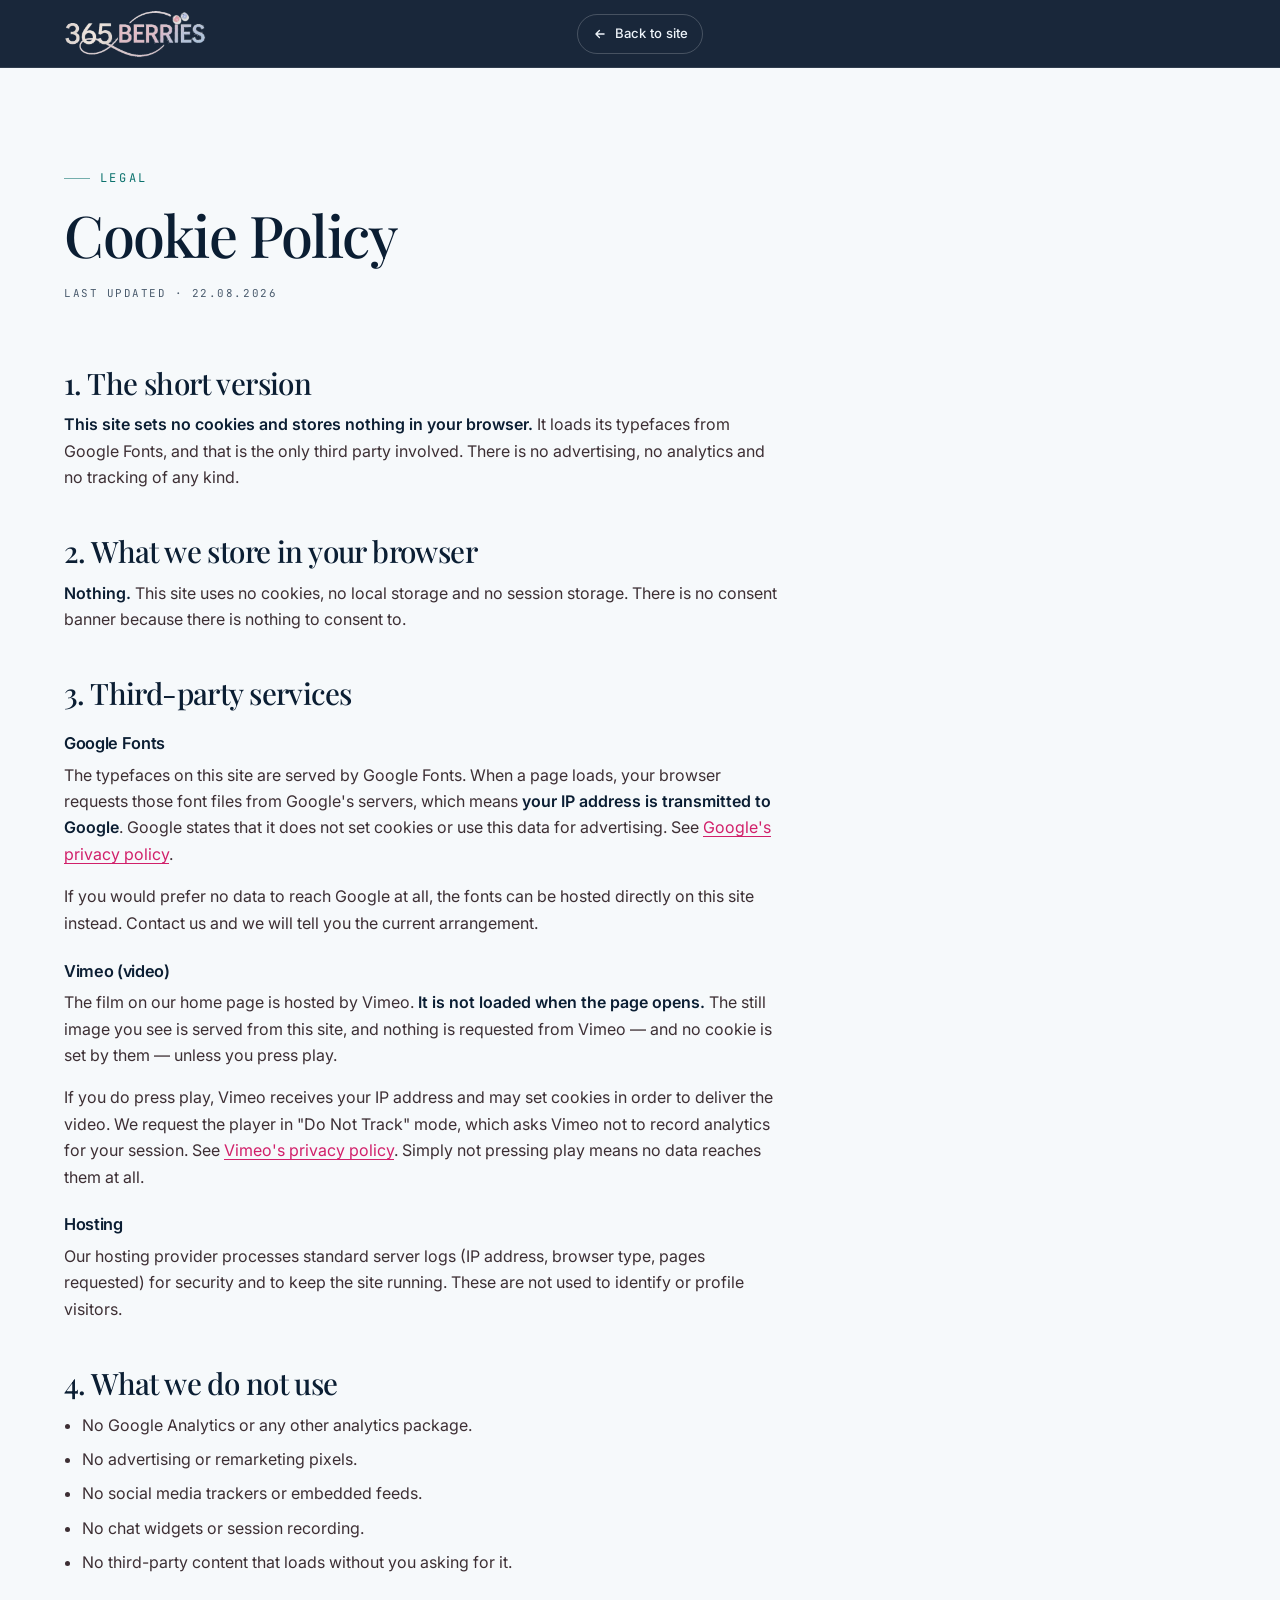
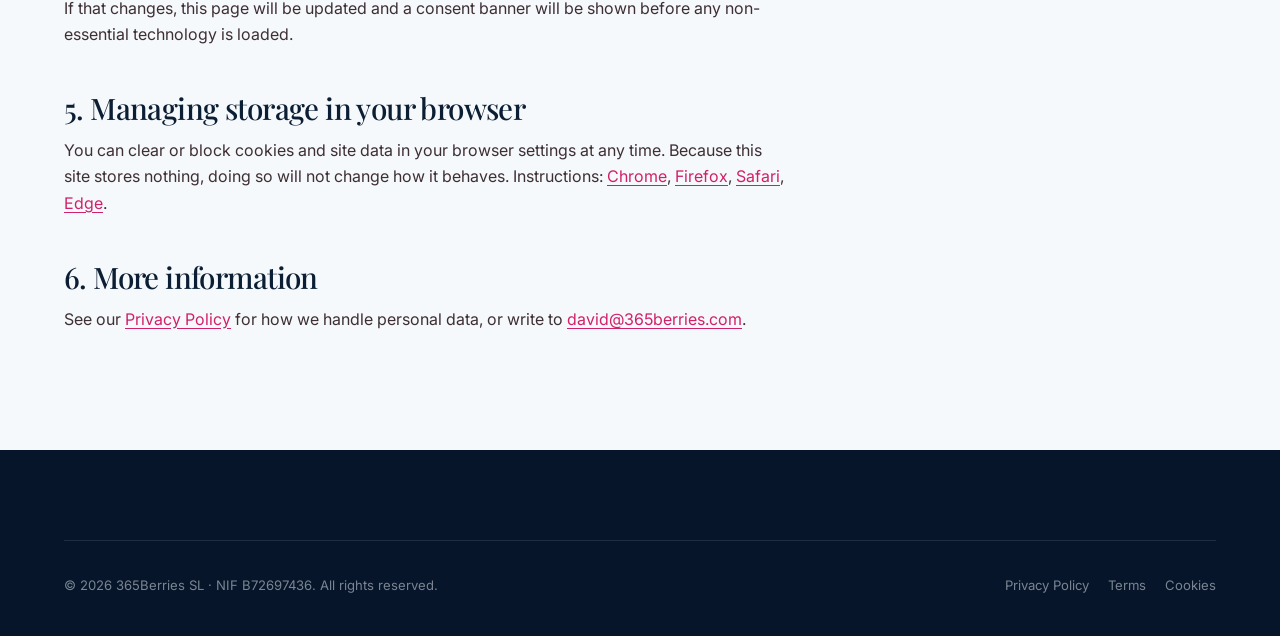
<file: cookies.html>
<!DOCTYPE html>
<!--
  ⚠️  TEMPLATE — NOT LEGAL ADVICE.
  This describes what the site ACTUALLY does today: no cookies, no local storage,
  and webfonts loaded from Google. Two things would make it inaccurate:
   1. adding analytics, a chat widget or a pixel — that also makes a consent
      banner legally required. (The Vimeo film is click-to-load, so it does not.)
   2. re-enabling the Spanish switcher (LANGUAGES in main.js), which stores a
      'lang' key in localStorage. Restore the storage table here if you do.
  See README sections 3 and 4.
-->
<html lang="en">
<head>
<meta charset="utf-8">
<meta name="viewport" content="width=device-width, initial-scale=1">
<title>Cookie Policy — 365 Berries</title>
<meta name="description" content="What 365Berries SL stores in your browser, and why.">
<meta name="theme-color" content="#06152A">
<meta name="robots" content="noindex, nofollow">

<meta property="og:type" content="website">
<meta property="og:title" content="Cookie Policy — 365 Berries">
<meta property="og:description" content="What 365Berries SL stores in your browser, and why.">
<!-- Link preview. IMPORTANT: after deploying, make og:image absolute
     (https://your-domain/assets/og-image.jpg) and set og:url — WhatsApp and
     Facebook do not reliably resolve a relative image URL. -->
<meta property="og:site_name" content="365 Berries">
<meta property="og:locale" content="en_GB">
<meta property="og:locale:alternate" content="es_ES">
<meta property="og:url" content="https://365berries.vercel.app/cookies">
<meta property="og:image" content="https://365berries.vercel.app/assets/og-image.jpg">
<meta property="og:image:width" content="1200">
<meta property="og:image:height" content="630">
<meta property="og:image:alt" content="365 Berries — berries in season, 365 days a year">
<meta name="twitter:card" content="summary_large_image">

<link rel="icon" href="data:image/svg+xml,%3Csvg xmlns='http://www.w3.org/2000/svg' viewBox='0 0 32 32'%3E%3Crect width='32' height='32' rx='7' fill='%230B213D'/%3E%3Cpath d='M9 16c0-3.6 3.2-5.2 5.4-3.1 1.1 1 1.6 2.1 1.6 3.1s.5 2.1 1.6 3.1C19.8 21.2 23 19.6 23 16s-3.2-5.2-5.4-3.1c-1.1 1-1.6 2.1-1.6 3.1s-.5 2.1-1.6 3.1C12.2 21.2 9 19.6 9 16Z' fill='none' stroke='%23C89A6B' stroke-width='1.7'/%3E%3Ccircle cx='21.5' cy='10.5' r='1.7' fill='%23B3243F'/%3E%3Ccircle cx='25.2' cy='10.5' r='1.7' fill='%232F4C9B'/%3E%3C/svg%3E">

<link rel="preconnect" href="https://fonts.googleapis.com">
<link rel="preconnect" href="https://fonts.gstatic.com" crossorigin>
<link href="https://fonts.googleapis.com/css2?family=Inter:wght@300;400;500;600;700&family=JetBrains+Mono:wght@400;500&family=Playfair+Display:ital,wght@0,400;0,500;0,600;1,400;1,500&display=swap" rel="stylesheet">
<link rel="canonical" href="https://365berries.vercel.app/cookies">
<link rel="stylesheet" href="styles.css">
</head>
<body class="loaded logo-client" data-title-key="legal.metaCookies" data-desc-key="legal.descCookies">

<header class="header header--solid">
  <div class="header__inner">
    <a href="index.html" class="brand" data-i18n-attr="aria-label:a11y.home">
      <svg class="brand__logo" viewBox="0 0 40 40" fill="none" aria-hidden="true">
        <circle cx="13.5" cy="28" r="8" fill="url(#blueL)"/>
        <circle cx="26.5" cy="28" r="8" fill="url(#blackL)"/>
        <circle cx="20" cy="18.5" r="8" fill="url(#raspL)"/>
        <circle cx="17" cy="15.5" r="2.4" fill="#fff" opacity=".32"/>
        <ellipse cx="14.8" cy="8.4" rx="5" ry="2.5" fill="#4E9E77" transform="rotate(-20 14.8 8.4)"/>
        <ellipse cx="25.2" cy="8.4" rx="5" ry="2.5" fill="#4E9E77" transform="rotate(20 25.2 8.4)"/>
        <path d="M20 11.5V5.5" stroke="#2F6B4F" stroke-width="2.2" stroke-linecap="round"/>
        <defs>
          <radialGradient id="blueL" cx=".35" cy=".3" r=".9"><stop stop-color="#8887D8"/><stop offset="1" stop-color="#3E3D78"/></radialGradient>
          <radialGradient id="blackL" cx=".35" cy=".3" r=".9"><stop stop-color="#A45C8C"/><stop offset="1" stop-color="#4A1234"/></radialGradient>
          <radialGradient id="raspL" cx=".35" cy=".3" r=".9"><stop stop-color="#FF9AAF"/><stop offset=".6" stop-color="#E23A63"/><stop offset="1" stop-color="#A81B43"/></radialGradient>
        </defs>
      </svg>
      <img class="brand__img" src="assets/logo-wordmark-dark.webp" width="480" height="162" alt="365 Berries" decoding="async">
      <span class="brand__txt">
        <span class="brand__name">365 <b>Berries</b></span>
        <span class="brand__sub" data-i18n="brand.sub">Fruit Sourcing &amp; Trade</span>
      </span>
    </a>

    <div class="header__right">
      <div class="lang" id="lang" role="group" data-i18n-attr="aria-label:a11y.lang">
        <button class="lang__btn is-active" type="button" data-lang="en" aria-pressed="true">EN</button>
        <button class="lang__btn" type="button" data-lang="es" aria-pressed="false">ES</button>
      </div>
      <a href="index.html" class="back">
        <svg viewBox="0 0 24 24" fill="none" stroke="currentColor" stroke-width="2.2" stroke-linecap="round" stroke-linejoin="round" aria-hidden="true"><path d="M19 12H5M11 18l-6-6 6-6"/></svg>
        <span data-i18n="legal.back">Back to site</span>
      </a>
    </div>
  </div>
</header>

<main class="legal">
  <div class="wrap">
    <div class="legal__head">
      <span class="eyebrow" data-i18n="legal.eyebrow">Legal</span>
      <h1 data-i18n="legal.cookiesTitle">Cookie Policy</h1>
      <p class="legal__meta"><span data-i18n="legal.updated">Last updated</span> · 22.08.2026</p>
    </div>

    <!-- ================= ENGLISH ================= -->
    <div class="legal__body" data-lang-block="en">
      <h2>1. The short version</h2>
      <p>
        <strong>This site sets no cookies and stores nothing in your browser.</strong> It
        loads its typefaces from Google Fonts, and that is the only third party involved.
        There is no advertising, no analytics and no tracking of any kind.
      </p>

      <h2>2. What we store in your browser</h2>
      <p>
        <strong>Nothing.</strong> This site uses no cookies, no local storage and no session
        storage. There is no consent banner because there is nothing to consent to.
      </p>

      <h2>3. Third-party services</h2>
      <h3>Google Fonts</h3>
      <p>
        The typefaces on this site are served by Google Fonts. When a page loads, your browser
        requests those font files from Google's servers, which means <strong>your IP address is
        transmitted to Google</strong>. Google states that it does not set cookies or use this
        data for advertising. See
        <a href="https://policies.google.com/privacy" target="_blank" rel="noopener noreferrer">Google's
        privacy policy</a>.
      </p>
      <p>
        If you would prefer no data to reach Google at all, the fonts can be hosted directly on
        this site instead. Contact us and we will tell you the current arrangement.
      </p>
      <h3>Vimeo (video)</h3>
      <p>
        The film on our home page is hosted by Vimeo. <strong>It is not loaded when the page
        opens.</strong> The still image you see is served from this site, and nothing is
        requested from Vimeo — and no cookie is set by them — unless you press play.
      </p>
      <p>
        If you do press play, Vimeo receives your IP address and may set cookies in order to
        deliver the video. We request the player in "Do Not Track" mode, which asks Vimeo not
        to record analytics for your session. See
        <a href="https://vimeo.com/privacy" target="_blank" rel="noopener noreferrer">Vimeo's
        privacy policy</a>. Simply not pressing play means no data reaches them at all.
      </p>

      <h3>Hosting</h3>
      <p>
        Our hosting provider processes standard server logs (IP address, browser type, pages
        requested) for security and to keep the site running. These are not used to identify or
        profile visitors.
      </p>

      <h2>4. What we do not use</h2>
      <ul>
        <li>No Google Analytics or any other analytics package.</li>
        <li>No advertising or remarketing pixels.</li>
        <li>No social media trackers or embedded feeds.</li>
        <li>No chat widgets or session recording.</li>
        <li>No third-party content that loads without you asking for it.</li>
      </ul>
      <p>
        If that changes, this page will be updated and a consent banner will be shown before
        any non-essential technology is loaded.
      </p>

      <h2>5. Managing storage in your browser</h2>
      <p>
        You can clear or block cookies and site data in your browser settings at any time.
        Because this site stores nothing, doing so will not change how it behaves.
        Instructions:
        <a href="https://support.google.com/chrome/answer/95647" target="_blank" rel="noopener noreferrer">Chrome</a>,
        <a href="https://support.mozilla.org/kb/clear-cookies-and-site-data-firefox" target="_blank" rel="noopener noreferrer">Firefox</a>,
        <a href="https://support.apple.com/guide/safari/manage-cookies-sfri11471/mac" target="_blank" rel="noopener noreferrer">Safari</a>,
        <a href="https://support.microsoft.com/microsoft-edge" target="_blank" rel="noopener noreferrer">Edge</a>.
      </p>

      <h2>6. More information</h2>
      <p>
        See our <a href="privacy.html">Privacy Policy</a> for how we handle personal data, or
        write to <a href="mailto:david@365berries.com">david@365berries.com</a>.
      </p>
    </div>

    <!-- ================= ESPAÑOL ================= -->
    <div class="legal__body" data-lang-block="es">
      <h2>1. Resumen</h2>
      <p>
        <strong>Esta web no instala cookies ni guarda nada en tu navegador.</strong> Carga sus
        tipografías desde Google Fonts, y ese es el único tercero implicado. No hay publicidad,
        ni analítica, ni seguimiento de ningún tipo.
      </p>

      <h2>2. Qué guardamos en tu navegador</h2>
      <p>
        <strong>Nada.</strong> Esta web no utiliza cookies, ni almacenamiento local, ni
        almacenamiento de sesión. No hay banner de consentimiento porque no hay nada que consentir.
      </p>

      <h2>3. Servicios de terceros</h2>
      <h3>Google Fonts</h3>
      <p>
        Las tipografías de esta web las sirve Google Fonts. Al cargar una página, tu navegador
        solicita esos archivos a los servidores de Google, lo que implica que <strong>tu
        dirección IP se transmite a Google</strong>. Google indica que no instala cookies ni
        usa estos datos con fines publicitarios. Consulta la
        <a href="https://policies.google.com/privacy" target="_blank" rel="noopener noreferrer">política
        de privacidad de Google</a>.
      </p>
      <p>
        Si prefieres que no llegue ningún dato a Google, las tipografías pueden alojarse
        directamente en esta web. Escríbenos y te indicamos la configuración actual.
      </p>
      <h3>Vimeo (vídeo)</h3>
      <p>
        El vídeo de nuestra página de inicio está alojado en Vimeo. <strong>No se carga al
        abrir la página.</strong> La imagen fija que ves se sirve desde esta web y no se
        solicita nada a Vimeo —ni instalan ninguna cookie— salvo que pulses play.
      </p>
      <p>
        Si pulsas play, Vimeo recibe tu dirección IP y puede instalar cookies para reproducir
        el vídeo. Solicitamos el reproductor en modo «Do Not Track», que pide a Vimeo que no
        registre analítica de tu sesión. Consulta la
        <a href="https://vimeo.com/privacy" target="_blank" rel="noopener noreferrer">política
        de privacidad de Vimeo</a>. Si no pulsas play, no les llega ningún dato.
      </p>

      <h3>Alojamiento</h3>
      <p>
        Nuestro proveedor de alojamiento trata registros de servidor estándar (dirección IP,
        tipo de navegador, páginas solicitadas) por seguridad y para mantener el servicio. No
        se utilizan para identificar ni perfilar a los visitantes.
      </p>

      <h2>4. Qué no utilizamos</h2>
      <ul>
        <li>Ni Google Analytics ni ninguna otra herramienta de analítica.</li>
        <li>Ningún píxel publicitario ni de remarketing.</li>
        <li>Ningún rastreador de redes sociales ni contenido incrustado.</li>
        <li>Ningún chat ni grabación de sesiones.</li>
        <li>Ningún contenido de terceros que se cargue sin que lo pidas.</li>
      </ul>
      <p>
        Si esto cambiara, actualizaríamos esta página y mostraríamos un banner de
        consentimiento antes de cargar cualquier tecnología no esencial.
      </p>

      <h2>5. Cómo gestionarlo en tu navegador</h2>
      <p>
        Puedes borrar o bloquear las cookies y los datos de sitio desde la configuración de tu
        navegador cuando quieras. Como esta web no guarda nada, hacerlo no cambiará su
        funcionamiento. Instrucciones:
        <a href="https://support.google.com/chrome/answer/95647" target="_blank" rel="noopener noreferrer">Chrome</a>,
        <a href="https://support.mozilla.org/kb/clear-cookies-and-site-data-firefox" target="_blank" rel="noopener noreferrer">Firefox</a>,
        <a href="https://support.apple.com/guide/safari/manage-cookies-sfri11471/mac" target="_blank" rel="noopener noreferrer">Safari</a>,
        <a href="https://support.microsoft.com/microsoft-edge" target="_blank" rel="noopener noreferrer">Edge</a>.
      </p>

      <h2>6. Más información</h2>
      <p>
        Consulta nuestra <a href="privacy.html">Política de privacidad</a> para saber cómo
        tratamos los datos personales, o escribe a
        <a href="mailto:david@365berries.com">david@365berries.com</a>.
      </p>
    </div>
  </div>
</main>

<footer class="footer">
  <div class="wrap">
    <div class="footer__bot" style="border-top:1px solid rgba(255,255,255,.1)">
      <span>© <span id="year">2026</span> 365Berries SL · NIF B72697436. <span data-i18n="ft.rights">All rights reserved.</span></span>
      <span class="footer__legal">
        <a href="privacy.html" data-i18n="ft.privacy">Privacy Policy</a>
        <a href="terms.html" data-i18n="ft.terms">Terms</a>
        <a href="cookies.html" data-i18n="ft.cookies">Cookies</a>
      </span>
    </div>
  </div>
</footer>

<script src="i18n.js"></script>
<script src="main.js"></script>
</body>
</html>
</file>
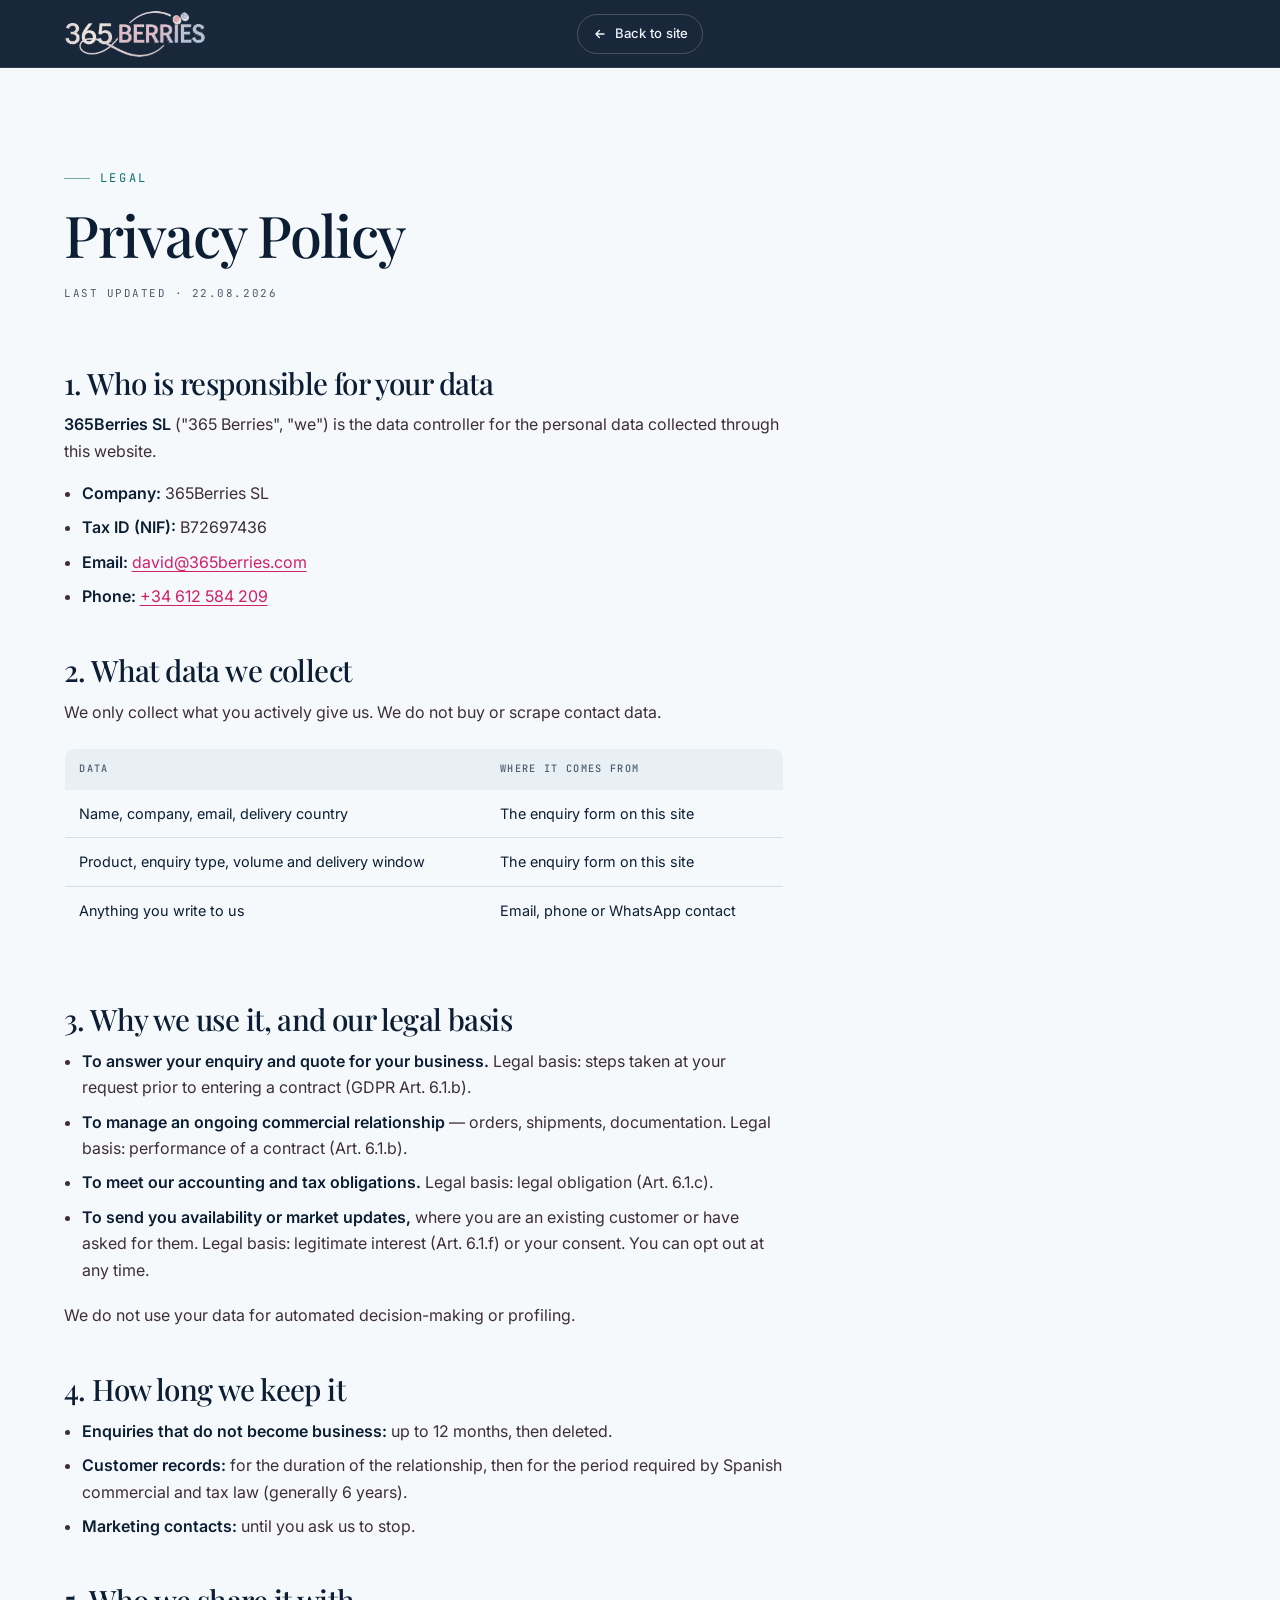
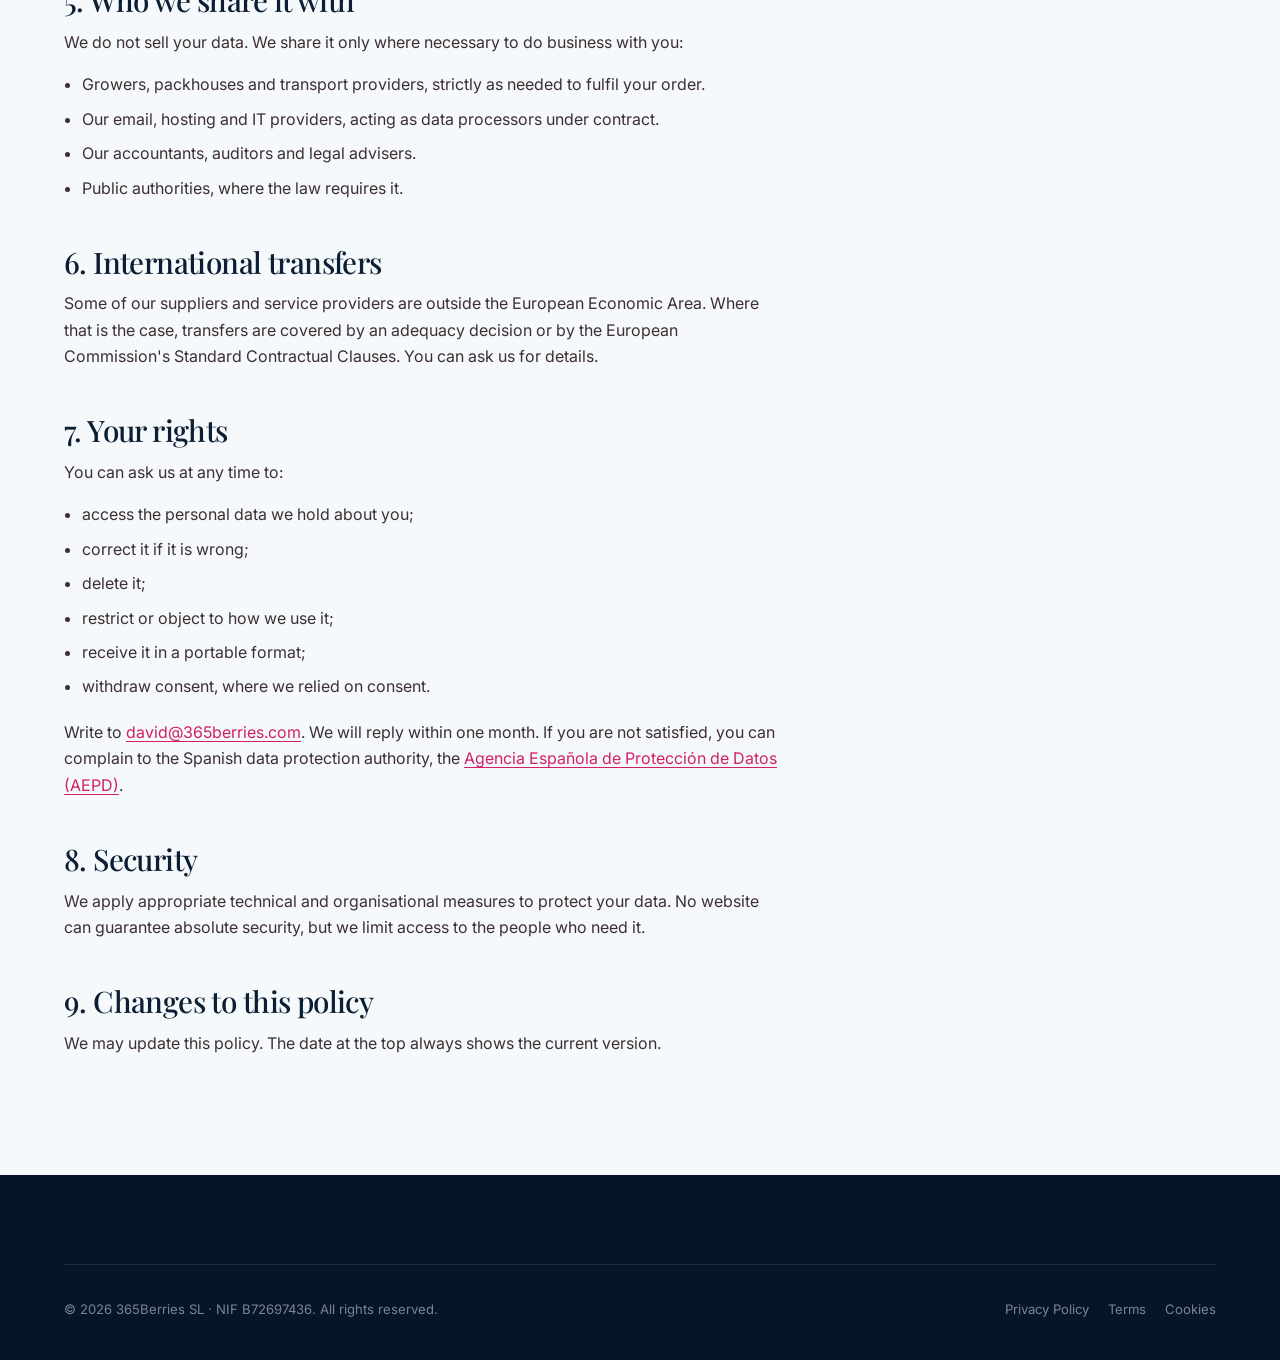
<file: privacy.html>
<!DOCTYPE html>
<!--
  ⚠️  TEMPLATE — NOT LEGAL ADVICE.
  This is a structurally complete GDPR/LOPDGDD privacy policy for a Spanish SL,
  but the specific facts (processors, retention periods, hosting location) are
  assumptions. It MUST be reviewed by a lawyer, and every claim confirmed with
  the client, before this site goes live. See README section 3.
-->
<html lang="en">
<head>
<meta charset="utf-8">
<meta name="viewport" content="width=device-width, initial-scale=1">
<title>Privacy Policy — 365 Berries</title>
<meta name="description" content="How 365Berries SL collects, uses and protects personal data.">
<meta name="theme-color" content="#06152A">
<meta name="robots" content="noindex, nofollow">

<meta property="og:type" content="website">
<meta property="og:title" content="Privacy Policy — 365 Berries">
<meta property="og:description" content="How 365Berries SL collects, uses and protects personal data.">
<!-- Link preview. IMPORTANT: after deploying, make og:image absolute
     (https://your-domain/assets/og-image.jpg) and set og:url — WhatsApp and
     Facebook do not reliably resolve a relative image URL. -->
<meta property="og:site_name" content="365 Berries">
<meta property="og:locale" content="en_GB">
<meta property="og:locale:alternate" content="es_ES">
<meta property="og:url" content="https://365berries.vercel.app/privacy">
<meta property="og:image" content="https://365berries.vercel.app/assets/og-image.jpg">
<meta property="og:image:width" content="1200">
<meta property="og:image:height" content="630">
<meta property="og:image:alt" content="365 Berries — berries in season, 365 days a year">
<meta name="twitter:card" content="summary_large_image">

<link rel="icon" href="data:image/svg+xml,%3Csvg xmlns='http://www.w3.org/2000/svg' viewBox='0 0 32 32'%3E%3Crect width='32' height='32' rx='7' fill='%230B213D'/%3E%3Cpath d='M9 16c0-3.6 3.2-5.2 5.4-3.1 1.1 1 1.6 2.1 1.6 3.1s.5 2.1 1.6 3.1C19.8 21.2 23 19.6 23 16s-3.2-5.2-5.4-3.1c-1.1 1-1.6 2.1-1.6 3.1s-.5 2.1-1.6 3.1C12.2 21.2 9 19.6 9 16Z' fill='none' stroke='%23C89A6B' stroke-width='1.7'/%3E%3Ccircle cx='21.5' cy='10.5' r='1.7' fill='%23B3243F'/%3E%3Ccircle cx='25.2' cy='10.5' r='1.7' fill='%232F4C9B'/%3E%3C/svg%3E">

<link rel="preconnect" href="https://fonts.googleapis.com">
<link rel="preconnect" href="https://fonts.gstatic.com" crossorigin>
<link href="https://fonts.googleapis.com/css2?family=Inter:wght@300;400;500;600;700&family=JetBrains+Mono:wght@400;500&family=Playfair+Display:ital,wght@0,400;0,500;0,600;1,400;1,500&display=swap" rel="stylesheet">
<link rel="canonical" href="https://365berries.vercel.app/privacy">
<link rel="stylesheet" href="styles.css">
</head>
<body class="loaded logo-client" data-title-key="legal.metaPrivacy" data-desc-key="legal.descPrivacy">

<header class="header header--solid">
  <div class="header__inner">
    <a href="index.html" class="brand" data-i18n-attr="aria-label:a11y.home">
      <svg class="brand__logo" viewBox="0 0 40 40" fill="none" aria-hidden="true">
        <circle cx="13.5" cy="28" r="8" fill="url(#blueL)"/>
        <circle cx="26.5" cy="28" r="8" fill="url(#blackL)"/>
        <circle cx="20" cy="18.5" r="8" fill="url(#raspL)"/>
        <circle cx="17" cy="15.5" r="2.4" fill="#fff" opacity=".32"/>
        <ellipse cx="14.8" cy="8.4" rx="5" ry="2.5" fill="#4E9E77" transform="rotate(-20 14.8 8.4)"/>
        <ellipse cx="25.2" cy="8.4" rx="5" ry="2.5" fill="#4E9E77" transform="rotate(20 25.2 8.4)"/>
        <path d="M20 11.5V5.5" stroke="#2F6B4F" stroke-width="2.2" stroke-linecap="round"/>
        <defs>
          <radialGradient id="blueL" cx=".35" cy=".3" r=".9"><stop stop-color="#8887D8"/><stop offset="1" stop-color="#3E3D78"/></radialGradient>
          <radialGradient id="blackL" cx=".35" cy=".3" r=".9"><stop stop-color="#A45C8C"/><stop offset="1" stop-color="#4A1234"/></radialGradient>
          <radialGradient id="raspL" cx=".35" cy=".3" r=".9"><stop stop-color="#FF9AAF"/><stop offset=".6" stop-color="#E23A63"/><stop offset="1" stop-color="#A81B43"/></radialGradient>
        </defs>
      </svg>
      <img class="brand__img" src="assets/logo-wordmark-dark.webp" width="480" height="162" alt="365 Berries" decoding="async">
      <span class="brand__txt">
        <span class="brand__name">365 <b>Berries</b></span>
        <span class="brand__sub" data-i18n="brand.sub">Fruit Sourcing &amp; Trade</span>
      </span>
    </a>

    <div class="header__right">
      <div class="lang" id="lang" role="group" data-i18n-attr="aria-label:a11y.lang">
        <button class="lang__btn is-active" type="button" data-lang="en" aria-pressed="true">EN</button>
        <button class="lang__btn" type="button" data-lang="es" aria-pressed="false">ES</button>
      </div>
      <a href="index.html" class="back">
        <svg viewBox="0 0 24 24" fill="none" stroke="currentColor" stroke-width="2.2" stroke-linecap="round" stroke-linejoin="round" aria-hidden="true"><path d="M19 12H5M11 18l-6-6 6-6"/></svg>
        <span data-i18n="legal.back">Back to site</span>
      </a>
    </div>
  </div>
</header>

<main class="legal">
  <div class="wrap">
    <div class="legal__head">
      <span class="eyebrow" data-i18n="legal.eyebrow">Legal</span>
      <h1 data-i18n="legal.privacyTitle">Privacy Policy</h1>
      <p class="legal__meta"><span data-i18n="legal.updated">Last updated</span> · 22.08.2026</p>
    </div>

    <!-- ================= ENGLISH ================= -->
    <div class="legal__body" data-lang-block="en">
      <h2>1. Who is responsible for your data</h2>
      <p>
        <strong>365Berries SL</strong> ("365 Berries", "we") is the data controller for the
        personal data collected through this website.
      </p>
      <ul>
        <li><strong>Company:</strong> 365Berries SL</li>
        <li><strong>Tax ID (NIF):</strong> B72697436</li>
        <li><strong>Email:</strong> <a href="mailto:david@365berries.com">david@365berries.com</a></li>
        <li><strong>Phone:</strong> <a href="tel:+34612584209">+34 612 584 209</a></li>
      </ul>

      <h2>2. What data we collect</h2>
      <p>We only collect what you actively give us. We do not buy or scrape contact data.</p>
      <div class="legal__scroll">
        <table class="legal__table">
          <thead><tr><th>Data</th><th>Where it comes from</th></tr></thead>
          <tbody>
            <tr><td>Name, company, email, delivery country</td><td>The enquiry form on this site</td></tr>
            <tr><td>Product, enquiry type, volume and delivery window</td><td>The enquiry form on this site</td></tr>
            <tr><td>Anything you write to us</td><td>Email, phone or WhatsApp contact</td></tr>
          </tbody>
        </table>
      </div>

      <h2>3. Why we use it, and our legal basis</h2>
      <ul>
        <li>
          <strong>To answer your enquiry and quote for your business.</strong> Legal basis:
          steps taken at your request prior to entering a contract (GDPR Art. 6.1.b).
        </li>
        <li>
          <strong>To manage an ongoing commercial relationship</strong> — orders, shipments,
          documentation. Legal basis: performance of a contract (Art. 6.1.b).
        </li>
        <li>
          <strong>To meet our accounting and tax obligations.</strong> Legal basis: legal
          obligation (Art. 6.1.c).
        </li>
        <li>
          <strong>To send you availability or market updates,</strong> where you are an
          existing customer or have asked for them. Legal basis: legitimate interest
          (Art. 6.1.f) or your consent. You can opt out at any time.
        </li>
      </ul>
      <p>We do not use your data for automated decision-making or profiling.</p>

      <h2>4. How long we keep it</h2>
      <ul>
        <li><strong>Enquiries that do not become business:</strong> up to 12 months, then deleted.</li>
        <li><strong>Customer records:</strong> for the duration of the relationship, then for the
          period required by Spanish commercial and tax law (generally 6 years).</li>
        <li><strong>Marketing contacts:</strong> until you ask us to stop.</li>
      </ul>

      <h2>5. Who we share it with</h2>
      <p>
        We do not sell your data. We share it only where necessary to do business with you:
      </p>
      <ul>
        <li>Growers, packhouses and transport providers, strictly as needed to fulfil your order.</li>
        <li>Our email, hosting and IT providers, acting as data processors under contract.</li>
        <li>Our accountants, auditors and legal advisers.</li>
        <li>Public authorities, where the law requires it.</li>
      </ul>

      <h2>6. International transfers</h2>
      <p>
        Some of our suppliers and service providers are outside the European Economic Area.
        Where that is the case, transfers are covered by an adequacy decision or by the
        European Commission's Standard Contractual Clauses. You can ask us for details.
      </p>

      <h2>7. Your rights</h2>
      <p>You can ask us at any time to:</p>
      <ul>
        <li>access the personal data we hold about you;</li>
        <li>correct it if it is wrong;</li>
        <li>delete it;</li>
        <li>restrict or object to how we use it;</li>
        <li>receive it in a portable format;</li>
        <li>withdraw consent, where we relied on consent.</li>
      </ul>
      <p>
        Write to <a href="mailto:david@365berries.com">david@365berries.com</a>. We will reply
        within one month. If you are not satisfied, you can complain to the Spanish data
        protection authority, the
        <a href="https://www.aepd.es" target="_blank" rel="noopener noreferrer">Agencia Española
        de Protección de Datos (AEPD)</a>.
      </p>

      <h2>8. Security</h2>
      <p>
        We apply appropriate technical and organisational measures to protect your data. No
        website can guarantee absolute security, but we limit access to the people who need it.
      </p>

      <h2>9. Changes to this policy</h2>
      <p>
        We may update this policy. The date at the top always shows the current version.
      </p>
    </div>

    <!-- ================= ESPAÑOL ================= -->
    <div class="legal__body" data-lang-block="es">
      <h2>1. Quién es responsable de tus datos</h2>
      <p>
        <strong>365Berries SL</strong> («365 Berries», «nosotros») es el responsable del
        tratamiento de los datos personales recogidos a través de esta web.
      </p>
      <ul>
        <li><strong>Empresa:</strong> 365Berries SL</li>
        <li><strong>NIF:</strong> B72697436</li>
        <li><strong>Email:</strong> <a href="mailto:david@365berries.com">david@365berries.com</a></li>
        <li><strong>Teléfono:</strong> <a href="tel:+34612584209">+34 612 584 209</a></li>
      </ul>

      <h2>2. Qué datos recogemos</h2>
      <p>Solo recogemos lo que nos facilitas activamente. No compramos ni extraemos datos de contacto.</p>
      <div class="legal__scroll">
        <table class="legal__table">
          <thead><tr><th>Dato</th><th>Origen</th></tr></thead>
          <tbody>
            <tr><td>Nombre, empresa, email, país de entrega</td><td>El formulario de consulta de esta web</td></tr>
            <tr><td>Producto, tipo de consulta, volumen y ventana de entrega</td><td>El formulario de consulta de esta web</td></tr>
            <tr><td>Lo que nos escribas</td><td>Email, teléfono o WhatsApp</td></tr>
          </tbody>
        </table>
      </div>

      <h2>3. Para qué los usamos y con qué base legal</h2>
      <ul>
        <li>
          <strong>Para responder a tu consulta y ofertarte.</strong> Base legal: aplicación de
          medidas precontractuales a petición tuya (art. 6.1.b RGPD).
        </li>
        <li>
          <strong>Para gestionar la relación comercial</strong> — pedidos, envíos y
          documentación. Base legal: ejecución de un contrato (art. 6.1.b).
        </li>
        <li>
          <strong>Para cumplir nuestras obligaciones contables y fiscales.</strong> Base legal:
          obligación legal (art. 6.1.c).
        </li>
        <li>
          <strong>Para enviarte información de disponibilidad o de mercado,</strong> si eres
          cliente o nos la has pedido. Base legal: interés legítimo (art. 6.1.f) o tu
          consentimiento. Puedes darte de baja cuando quieras.
        </li>
      </ul>
      <p>No utilizamos tus datos para decisiones automatizadas ni elaboración de perfiles.</p>

      <h2>4. Cuánto tiempo los conservamos</h2>
      <ul>
        <li><strong>Consultas que no derivan en operación:</strong> hasta 12 meses y después se suprimen.</li>
        <li><strong>Datos de clientes:</strong> durante la relación y, después, el plazo exigido por la
          normativa mercantil y fiscal española (con carácter general, 6 años).</li>
        <li><strong>Contactos comerciales:</strong> hasta que nos pidas que dejemos de escribirte.</li>
      </ul>

      <h2>5. Con quién los compartimos</h2>
      <p>No vendemos tus datos. Solo los comunicamos cuando es necesario para trabajar contigo:</p>
      <ul>
        <li>Productores, almacenes y transportistas, estrictamente para poder servir tu pedido.</li>
        <li>Nuestros proveedores de email, alojamiento e informática, como encargados del tratamiento.</li>
        <li>Nuestra asesoría, auditores y abogados.</li>
        <li>Administraciones públicas, cuando la ley lo exija.</li>
      </ul>

      <h2>6. Transferencias internacionales</h2>
      <p>
        Algunos de nuestros proveedores están fuera del Espacio Económico Europeo. En esos
        casos, las transferencias se amparan en una decisión de adecuación o en las Cláusulas
        Contractuales Tipo de la Comisión Europea. Puedes pedirnos el detalle.
      </p>

      <h2>7. Tus derechos</h2>
      <p>Puedes pedirnos en cualquier momento:</p>
      <ul>
        <li>acceder a los datos personales que tenemos sobre ti;</li>
        <li>rectificarlos si son incorrectos;</li>
        <li>suprimirlos;</li>
        <li>limitar u oponerte a su tratamiento;</li>
        <li>recibirlos en un formato portable;</li>
        <li>retirar tu consentimiento, cuando esa fuera la base legal.</li>
      </ul>
      <p>
        Escribe a <a href="mailto:david@365berries.com">david@365berries.com</a>. Responderemos
        en el plazo de un mes. Si no quedas conforme, puedes reclamar ante la
        <a href="https://www.aepd.es" target="_blank" rel="noopener noreferrer">Agencia Española
        de Protección de Datos (AEPD)</a>.
      </p>

      <h2>8. Seguridad</h2>
      <p>
        Aplicamos medidas técnicas y organizativas apropiadas para proteger tus datos. Ninguna
        web puede garantizar una seguridad absoluta, pero limitamos el acceso a quien lo necesita.
      </p>

      <h2>9. Cambios en esta política</h2>
      <p>
        Podemos actualizar esta política. La fecha que aparece arriba indica siempre la versión vigente.
      </p>
    </div>
  </div>
</main>

<footer class="footer">
  <div class="wrap">
    <div class="footer__bot" style="border-top:1px solid rgba(255,255,255,.1)">
      <span>© <span id="year">2026</span> 365Berries SL · NIF B72697436. <span data-i18n="ft.rights">All rights reserved.</span></span>
      <span class="footer__legal">
        <a href="privacy.html" data-i18n="ft.privacy">Privacy Policy</a>
        <a href="terms.html" data-i18n="ft.terms">Terms</a>
        <a href="cookies.html" data-i18n="ft.cookies">Cookies</a>
      </span>
    </div>
  </div>
</footer>

<script src="i18n.js"></script>
<script src="main.js"></script>
</body>
</html>
</file>
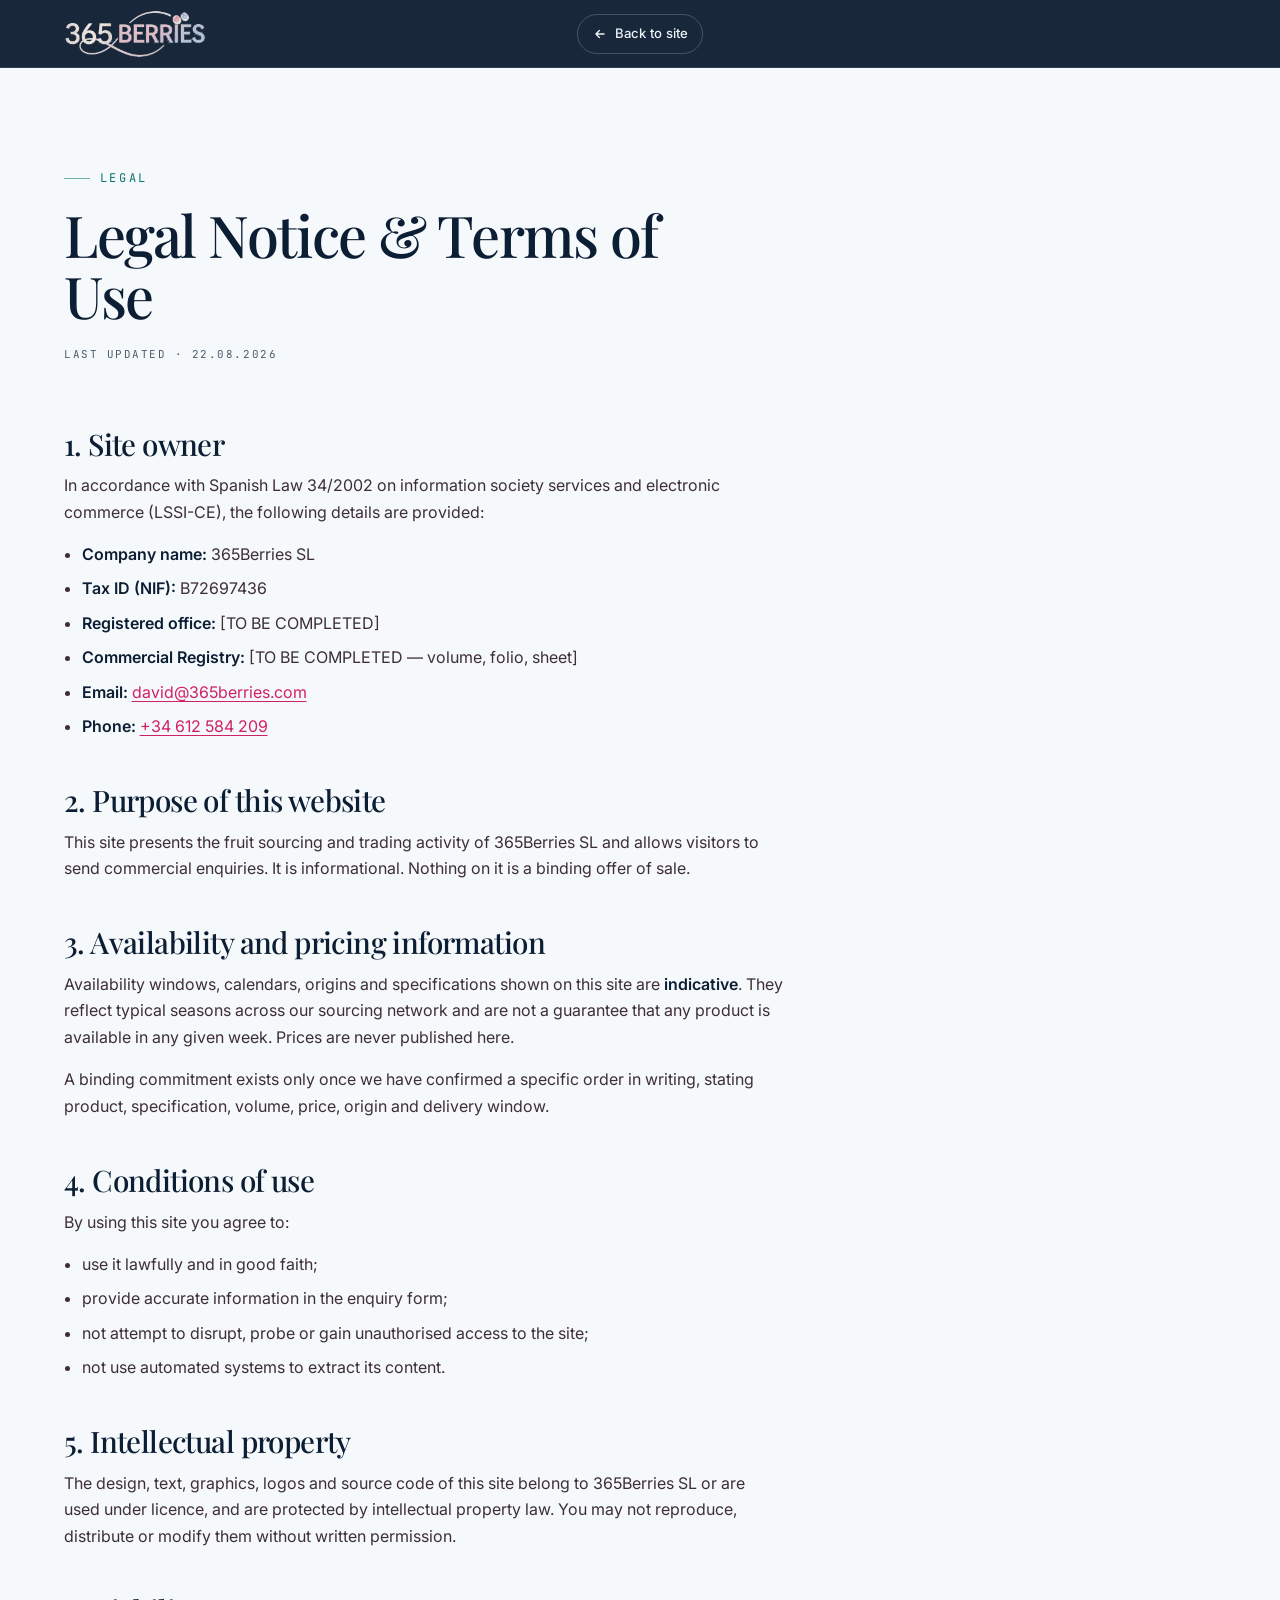
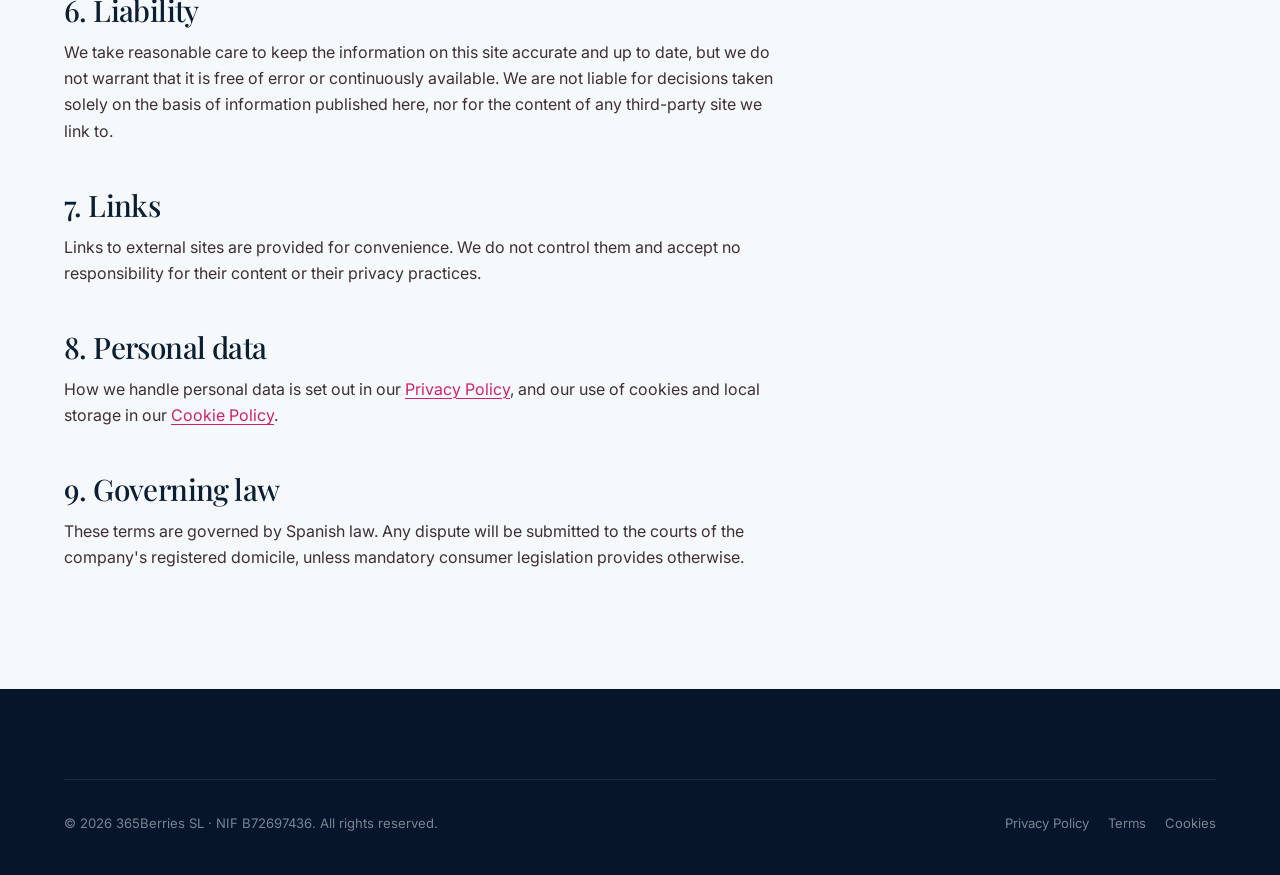
<file: terms.html>
<!DOCTYPE html>
<!--
  ⚠️  TEMPLATE — NOT LEGAL ADVICE.
  Structured as a Spanish "Aviso Legal" per LSSI-CE Art. 10 plus general terms of
  use. Registry details (Registro Mercantil volume/folio/sheet) are MISSING and
  must be supplied by the client. Have a lawyer review before launch.
-->
<html lang="en">
<head>
<meta charset="utf-8">
<meta name="viewport" content="width=device-width, initial-scale=1">
<title>Legal Notice &amp; Terms — 365 Berries</title>
<meta name="description" content="Legal notice and terms of use for the 365Berries SL website.">
<meta name="theme-color" content="#06152A">
<meta name="robots" content="noindex, nofollow">

<meta property="og:type" content="website">
<meta property="og:title" content="Legal Notice &amp; Terms — 365 Berries">
<meta property="og:description" content="Legal notice and terms of use for the 365Berries SL website.">
<!-- Link preview. IMPORTANT: after deploying, make og:image absolute
     (https://your-domain/assets/og-image.jpg) and set og:url — WhatsApp and
     Facebook do not reliably resolve a relative image URL. -->
<meta property="og:site_name" content="365 Berries">
<meta property="og:locale" content="en_GB">
<meta property="og:locale:alternate" content="es_ES">
<meta property="og:url" content="https://365berries.vercel.app/terms">
<meta property="og:image" content="https://365berries.vercel.app/assets/og-image.jpg">
<meta property="og:image:width" content="1200">
<meta property="og:image:height" content="630">
<meta property="og:image:alt" content="365 Berries — berries in season, 365 days a year">
<meta name="twitter:card" content="summary_large_image">

<link rel="icon" href="data:image/svg+xml,%3Csvg xmlns='http://www.w3.org/2000/svg' viewBox='0 0 32 32'%3E%3Crect width='32' height='32' rx='7' fill='%230B213D'/%3E%3Cpath d='M9 16c0-3.6 3.2-5.2 5.4-3.1 1.1 1 1.6 2.1 1.6 3.1s.5 2.1 1.6 3.1C19.8 21.2 23 19.6 23 16s-3.2-5.2-5.4-3.1c-1.1 1-1.6 2.1-1.6 3.1s-.5 2.1-1.6 3.1C12.2 21.2 9 19.6 9 16Z' fill='none' stroke='%23C89A6B' stroke-width='1.7'/%3E%3Ccircle cx='21.5' cy='10.5' r='1.7' fill='%23B3243F'/%3E%3Ccircle cx='25.2' cy='10.5' r='1.7' fill='%232F4C9B'/%3E%3C/svg%3E">

<link rel="preconnect" href="https://fonts.googleapis.com">
<link rel="preconnect" href="https://fonts.gstatic.com" crossorigin>
<link href="https://fonts.googleapis.com/css2?family=Inter:wght@300;400;500;600;700&family=JetBrains+Mono:wght@400;500&family=Playfair+Display:ital,wght@0,400;0,500;0,600;1,400;1,500&display=swap" rel="stylesheet">
<link rel="canonical" href="https://365berries.vercel.app/terms">
<link rel="stylesheet" href="styles.css">
</head>
<body class="loaded logo-client" data-title-key="legal.metaTerms" data-desc-key="legal.descTerms">

<header class="header header--solid">
  <div class="header__inner">
    <a href="index.html" class="brand" data-i18n-attr="aria-label:a11y.home">
      <svg class="brand__logo" viewBox="0 0 40 40" fill="none" aria-hidden="true">
        <circle cx="13.5" cy="28" r="8" fill="url(#blueL)"/>
        <circle cx="26.5" cy="28" r="8" fill="url(#blackL)"/>
        <circle cx="20" cy="18.5" r="8" fill="url(#raspL)"/>
        <circle cx="17" cy="15.5" r="2.4" fill="#fff" opacity=".32"/>
        <ellipse cx="14.8" cy="8.4" rx="5" ry="2.5" fill="#4E9E77" transform="rotate(-20 14.8 8.4)"/>
        <ellipse cx="25.2" cy="8.4" rx="5" ry="2.5" fill="#4E9E77" transform="rotate(20 25.2 8.4)"/>
        <path d="M20 11.5V5.5" stroke="#2F6B4F" stroke-width="2.2" stroke-linecap="round"/>
        <defs>
          <radialGradient id="blueL" cx=".35" cy=".3" r=".9"><stop stop-color="#8887D8"/><stop offset="1" stop-color="#3E3D78"/></radialGradient>
          <radialGradient id="blackL" cx=".35" cy=".3" r=".9"><stop stop-color="#A45C8C"/><stop offset="1" stop-color="#4A1234"/></radialGradient>
          <radialGradient id="raspL" cx=".35" cy=".3" r=".9"><stop stop-color="#FF9AAF"/><stop offset=".6" stop-color="#E23A63"/><stop offset="1" stop-color="#A81B43"/></radialGradient>
        </defs>
      </svg>
      <img class="brand__img" src="assets/logo-wordmark-dark.webp" width="480" height="162" alt="365 Berries" decoding="async">
      <span class="brand__txt">
        <span class="brand__name">365 <b>Berries</b></span>
        <span class="brand__sub" data-i18n="brand.sub">Fruit Sourcing &amp; Trade</span>
      </span>
    </a>

    <div class="header__right">
      <div class="lang" id="lang" role="group" data-i18n-attr="aria-label:a11y.lang">
        <button class="lang__btn is-active" type="button" data-lang="en" aria-pressed="true">EN</button>
        <button class="lang__btn" type="button" data-lang="es" aria-pressed="false">ES</button>
      </div>
      <a href="index.html" class="back">
        <svg viewBox="0 0 24 24" fill="none" stroke="currentColor" stroke-width="2.2" stroke-linecap="round" stroke-linejoin="round" aria-hidden="true"><path d="M19 12H5M11 18l-6-6 6-6"/></svg>
        <span data-i18n="legal.back">Back to site</span>
      </a>
    </div>
  </div>
</header>

<main class="legal">
  <div class="wrap">
    <div class="legal__head">
      <span class="eyebrow" data-i18n="legal.eyebrow">Legal</span>
      <h1 data-i18n="legal.termsTitle">Legal Notice &amp; Terms of Use</h1>
      <p class="legal__meta"><span data-i18n="legal.updated">Last updated</span> · 22.08.2026</p>
    </div>

    <!-- ================= ENGLISH ================= -->
    <div class="legal__body" data-lang-block="en">
      <h2>1. Site owner</h2>
      <p>
        In accordance with Spanish Law 34/2002 on information society services and electronic
        commerce (LSSI-CE), the following details are provided:
      </p>
      <ul>
        <li><strong>Company name:</strong> 365Berries SL</li>
        <li><strong>Tax ID (NIF):</strong> B72697436</li>
        <li><strong>Registered office:</strong> [TO BE COMPLETED]</li>
        <li><strong>Commercial Registry:</strong> [TO BE COMPLETED — volume, folio, sheet]</li>
        <li><strong>Email:</strong> <a href="mailto:david@365berries.com">david@365berries.com</a></li>
        <li><strong>Phone:</strong> <a href="tel:+34612584209">+34 612 584 209</a></li>
      </ul>

      <h2>2. Purpose of this website</h2>
      <p>
        This site presents the fruit sourcing and trading activity of 365Berries SL and allows
        visitors to send commercial enquiries. It is informational. Nothing on it is a binding
        offer of sale.
      </p>

      <h2>3. Availability and pricing information</h2>
      <p>
        Availability windows, calendars, origins and specifications shown on this site are
        <strong>indicative</strong>. They reflect typical seasons across our sourcing network
        and are not a guarantee that any product is available in any given week. Prices are
        never published here.
      </p>
      <p>
        A binding commitment exists only once we have confirmed a specific order in writing,
        stating product, specification, volume, price, origin and delivery window.
      </p>

      <h2>4. Conditions of use</h2>
      <p>By using this site you agree to:</p>
      <ul>
        <li>use it lawfully and in good faith;</li>
        <li>provide accurate information in the enquiry form;</li>
        <li>not attempt to disrupt, probe or gain unauthorised access to the site;</li>
        <li>not use automated systems to extract its content.</li>
      </ul>

      <h2>5. Intellectual property</h2>
      <p>
        The design, text, graphics, logos and source code of this site belong to 365Berries SL
        or are used under licence, and are protected by intellectual property law. You may not
        reproduce, distribute or modify them without written permission.
      </p>

      <h2>6. Liability</h2>
      <p>
        We take reasonable care to keep the information on this site accurate and up to date,
        but we do not warrant that it is free of error or continuously available. We are not
        liable for decisions taken solely on the basis of information published here, nor for
        the content of any third-party site we link to.
      </p>

      <h2>7. Links</h2>
      <p>
        Links to external sites are provided for convenience. We do not control them and accept
        no responsibility for their content or their privacy practices.
      </p>

      <h2>8. Personal data</h2>
      <p>
        How we handle personal data is set out in our
        <a href="privacy.html">Privacy Policy</a>, and our use of cookies and local storage in
        our <a href="cookies.html">Cookie Policy</a>.
      </p>

      <h2>9. Governing law</h2>
      <p>
        These terms are governed by Spanish law. Any dispute will be submitted to the courts
        of the company's registered domicile, unless mandatory consumer legislation provides
        otherwise.
      </p>
    </div>

    <!-- ================= ESPAÑOL ================= -->
    <div class="legal__body" data-lang-block="es">
      <h2>1. Titular del sitio web</h2>
      <p>
        En cumplimiento de la Ley 34/2002, de servicios de la sociedad de la información y de
        comercio electrónico (LSSI-CE), se facilitan los siguientes datos:
      </p>
      <ul>
        <li><strong>Denominación social:</strong> 365Berries SL</li>
        <li><strong>NIF:</strong> B72697436</li>
        <li><strong>Domicilio social:</strong> [PENDIENTE DE COMPLETAR]</li>
        <li><strong>Registro Mercantil:</strong> [PENDIENTE — tomo, folio, hoja]</li>
        <li><strong>Email:</strong> <a href="mailto:david@365berries.com">david@365berries.com</a></li>
        <li><strong>Teléfono:</strong> <a href="tel:+34612584209">+34 612 584 209</a></li>
      </ul>

      <h2>2. Objeto de esta web</h2>
      <p>
        Esta web presenta la actividad de abastecimiento y comercialización de fruta de
        365Berries SL y permite enviar consultas comerciales. Tiene carácter informativo.
        Nada de lo publicado constituye una oferta vinculante de venta.
      </p>

      <h2>3. Información de disponibilidad y precios</h2>
      <p>
        Las ventanas de disponibilidad, calendarios, orígenes y especificaciones mostrados son
        <strong>orientativos</strong>. Reflejan las temporadas habituales de nuestra red de
        orígenes y no garantizan que un producto esté disponible en una semana concreta. En
        esta web no se publican precios.
      </p>
      <p>
        Solo existe compromiso vinculante cuando confirmamos por escrito un pedido concreto,
        indicando producto, especificación, volumen, precio, origen y ventana de entrega.
      </p>

      <h2>4. Condiciones de uso</h2>
      <p>Al utilizar esta web te comprometes a:</p>
      <ul>
        <li>usarla conforme a la ley y de buena fe;</li>
        <li>facilitar información veraz en el formulario de consulta;</li>
        <li>no tratar de alterar, sondear ni acceder sin autorización al sitio;</li>
        <li>no emplear sistemas automatizados para extraer su contenido.</li>
      </ul>

      <h2>5. Propiedad intelectual</h2>
      <p>
        El diseño, los textos, los gráficos, los logotipos y el código fuente de esta web
        pertenecen a 365Berries SL o se utilizan con licencia, y están protegidos por la
        normativa de propiedad intelectual. No pueden reproducirse, distribuirse ni modificarse
        sin autorización escrita.
      </p>

      <h2>6. Responsabilidad</h2>
      <p>
        Ponemos una diligencia razonable en mantener la información actualizada y correcta,
        pero no garantizamos que esté libre de errores ni disponible de forma ininterrumpida.
        No respondemos de las decisiones tomadas exclusivamente en base a la información aquí
        publicada, ni del contenido de sitios de terceros enlazados.
      </p>

      <h2>7. Enlaces</h2>
      <p>
        Los enlaces a sitios externos se ofrecen por comodidad. No los controlamos y no
        asumimos responsabilidad sobre su contenido ni sobre sus prácticas de privacidad.
      </p>

      <h2>8. Datos personales</h2>
      <p>
        El tratamiento de datos personales se detalla en nuestra
        <a href="privacy.html">Política de privacidad</a>, y el uso de cookies y almacenamiento
        local en nuestra <a href="cookies.html">Política de cookies</a>.
      </p>

      <h2>9. Legislación aplicable</h2>
      <p>
        Estas condiciones se rigen por la legislación española. Cualquier controversia se
        someterá a los juzgados y tribunales del domicilio social de la empresa, salvo que la
        normativa de consumo disponga otra cosa.
      </p>
    </div>
  </div>
</main>

<footer class="footer">
  <div class="wrap">
    <div class="footer__bot" style="border-top:1px solid rgba(255,255,255,.1)">
      <span>© <span id="year">2026</span> 365Berries SL · NIF B72697436. <span data-i18n="ft.rights">All rights reserved.</span></span>
      <span class="footer__legal">
        <a href="privacy.html" data-i18n="ft.privacy">Privacy Policy</a>
        <a href="terms.html" data-i18n="ft.terms">Terms</a>
        <a href="cookies.html" data-i18n="ft.cookies">Cookies</a>
      </span>
    </div>
  </div>
</footer>

<script src="i18n.js"></script>
<script src="main.js"></script>
</body>
</html>
</file>
<file: styles.css>
/* ==========================================================================
   365 BERRIES — Redesign Concept
   Editorial agrifood / premium B2B produce trading
   Fonts: Playfair Display (display) · Inter (UI/body) · JetBrains Mono (labels)
   ========================================================================== */

/* ---------- 1. TOKENS ---------- */
:root{
  /* Harbour palette — navy, teal and pink, matching the Fruit Rescue flyer.
     The old plum and raspberry token names are kept below as aliases, so every
     existing rule keeps working and only the values change. */
  --navy-950:#06152A;
  --navy-900:#0B213D;
  --navy-800:#122E52;
  --navy-700:#1B3F6B;
  --teal-700:#0A716C;
  --teal-500:#1FA7A0;
  --teal-300:#45D6CA;
  --pink-700:#A81B56;
  --pink-600:#D1206A;
  --pink-500:#E8437F;

  --plum-950:var(--navy-950);
  --plum-900:var(--navy-900);
  --plum-800:var(--navy-800);
  --plum-700:var(--navy-700);
  --berry-600:var(--pink-700);
  --rasp-500:var(--pink-600);
  --rasp-400:var(--pink-500);
  --rasp-300:var(--teal-300);
  --blue-600:#3E3D78;          /* blueberry — fruit colour, not brand */
  --blue-400:#6E6CC4;
  --leaf-600:#2F6B4F;
  --leaf-400:#4E9E77;
  --gold-500:#F2B233;

  --cream:#F6F9FB;
  --cream-200:#E9F0F5;
  --cream-300:#D5DFE8;
  --ink:#0B1E33;
  --ink-soft:#4A5B6D;
  --white:#FFFFFF;

  --bg:var(--cream);
  --fg:var(--ink);
  --fg-muted:var(--ink-soft);
  --line:var(--cream-300);
  --card:var(--white);
  --accent:var(--teal-700);

  --font-display:"Playfair Display",Georgia,"Times New Roman",serif;
  --font-sans:"Inter",-apple-system,BlinkMacSystemFont,"Segoe UI",Roboto,sans-serif;
  --font-mono:"JetBrains Mono",ui-monospace,SFMono-Regular,Menlo,monospace;

  --t-hero:clamp(2.9rem,8.4vw,8rem);
  --t-h2:clamp(1.95rem,4vw,3.5rem);
  --t-h3:clamp(1.2rem,1.9vw,1.65rem);
  --t-body:clamp(1rem,1.05vw,1.0625rem);
  --t-lead:clamp(1.08rem,1.5vw,1.35rem);
  --t-label:0.75rem;

  --section-y:clamp(5rem,10vw,10rem);
  --gutter:clamp(1.25rem,5vw,5rem);
  --maxw:1320px;

  --e-out:cubic-bezier(.22,1,.36,1);
  --e-io:cubic-bezier(.65,.05,.36,1);
  --d-fast:.22s; --d-mid:.45s;

  --radius:18px;
  --radius-sm:10px;
  --radius-lg:28px;
}

.is-dark{
  --bg:var(--plum-900);
  --fg:#EEF4FA;
  --fg-muted:#A7BCD1;
  --line:rgba(255,255,255,.13);
  --card:rgba(255,255,255,.045);
  --accent:var(--rasp-300);
}

/* ---------- 2. RESET ---------- */
*,*::before,*::after{box-sizing:border-box}
*{margin:0;padding:0}
html{-webkit-text-size-adjust:100%;scroll-behavior:smooth}
@media (prefers-reduced-motion:reduce){html{scroll-behavior:auto}}
body{
  font-family:var(--font-sans);
  font-size:var(--t-body);
  line-height:1.65;
  color:var(--ink);
  background:var(--cream);
  -webkit-font-smoothing:antialiased;
  overflow-x:hidden;
}
img,svg,video{display:block;max-width:100%}
button,input,textarea,select{font:inherit;color:inherit}
button{background:none;border:0;cursor:pointer}
a{color:inherit;text-decoration:none}
ul,ol{list-style:none}
:focus-visible{outline:2px solid var(--rasp-400);outline-offset:3px;border-radius:4px}
::selection{background:var(--rasp-500);color:#fff}

/* ---------- 3. TYPOGRAPHY ---------- */
h1,h2,h3,h4{font-family:var(--font-display);font-weight:500;line-height:1.05;letter-spacing:-.02em}
h2{font-size:var(--t-h2)}
h3{font-size:var(--t-h3);line-height:1.2}
.lead{font-size:var(--t-lead);line-height:1.55;color:var(--fg-muted);max-width:56ch}
.eyebrow{
  font-family:var(--font-mono);
  font-size:var(--t-label);
  letter-spacing:.22em;
  text-transform:uppercase;
  color:var(--accent);
  display:inline-flex;align-items:center;gap:.6rem;
}
.eyebrow::before{content:"";width:26px;height:1px;background:currentColor;opacity:.55}
.ital{font-style:italic;color:var(--accent)}
.mono{font-family:var(--font-mono)}

/* ---------- 4. LAYOUT ---------- */
.wrap{width:100%;max-width:var(--maxw);margin-inline:auto;padding-inline:var(--gutter)}
.visually-hidden{
  position:absolute;width:1px;height:1px;overflow:hidden;
  clip:rect(0 0 0 0);clip-path:inset(50%);white-space:nowrap;
}
.section{position:relative;padding-block:var(--section-y);background:var(--bg);color:var(--fg)}
.section--tight{padding-block:clamp(3rem,6vw,5.5rem)}
.sec-head{margin-bottom:clamp(2.5rem,5vw,4.5rem)}
.sec-head__row{display:grid;grid-template-columns:1fr;gap:var(--sp-3,1.5rem)}
@media (min-width:900px){
  .sec-head__row{grid-template-columns:1.1fr .9fr;align-items:end;gap:3rem}
}
.sec-head h2{margin-top:1rem;max-width:18ch}

/* ---------- 5. BUTTONS ---------- */
.btn{
  --btn-bg:var(--rasp-500);
  --btn-fg:#fff;
  position:relative;
  display:inline-flex;align-items:center;justify-content:center;gap:.7rem;
  min-height:52px;padding:0 1.7rem;
  border-radius:999px;
  background:var(--btn-bg);color:var(--btn-fg);
  font-size:.9375rem;font-weight:600;
  overflow:hidden;isolation:isolate;
  box-shadow:0 6px 20px -8px rgba(209,32,106,.55);
  transition:transform var(--d-fast) var(--e-out),box-shadow var(--d-mid) var(--e-out),color var(--d-mid);
  will-change:transform;
}
.btn::after{
  content:"";position:absolute;inset:0;z-index:-1;
  background:var(--plum-800);
  transform:translateY(101%);
  transition:transform var(--d-mid) var(--e-out);
}
.btn:hover::after,.btn:focus-visible::after{transform:translateY(0)}
.btn:hover{box-shadow:0 14px 34px -10px rgba(6,21,42,.55)}
.btn:active{transform:scale(.97)}
.btn__ico{flex:none;transition:transform var(--d-mid) var(--e-out)}
.btn:hover .btn__ico{transform:translateX(4px)}

.btn--ghost{--btn-bg:transparent;--btn-fg:var(--fg);border:1px solid var(--line);box-shadow:none}
.btn--ghost::after{background:var(--fg)}
.btn--ghost:hover{color:var(--bg);box-shadow:none}
.is-dark .btn--ghost::after{background:#EEF4FA}
.is-dark .btn--ghost:hover{color:var(--plum-900)}
.btn-group{display:flex;flex-wrap:wrap;gap:.85rem}

.tlink{position:relative;display:inline-flex;align-items:center;gap:.5rem;font-weight:600;font-size:.9375rem;padding-bottom:3px}
.tlink::after{
  content:"";position:absolute;left:0;bottom:0;width:100%;height:1.5px;background:currentColor;
  transform:scaleX(0);transform-origin:right;transition:transform var(--d-mid) var(--e-out);
}
.tlink:hover::after{transform:scaleX(1);transform-origin:left}

/* ---------- 6. PRELOADER ---------- */
.loader{
  position:fixed;inset:0;z-index:9999;
  background:var(--plum-950);color:#EEF4FA;
  display:grid;place-items:center;
  transition:opacity .6s var(--e-out),visibility .6s;
}
.loader__inner{text-align:center;width:min(320px,70vw)}
.loader__mark{font-family:var(--font-display);font-size:3.2rem;line-height:1;letter-spacing:-.03em}
.loader__mark span{color:var(--rasp-300)}
.loader__bar{height:2px;background:rgba(255,255,255,.16);margin-top:1.4rem;overflow:hidden;border-radius:2px}
.loader__fill{height:100%;width:0;background:var(--rasp-400);transition:width .25s linear}
.loader__pct{font-family:var(--font-mono);font-size:.7rem;letter-spacing:.2em;margin-top:.7rem;opacity:.6}
body.loaded .loader{opacity:0;visibility:hidden}
body:not(.loaded){overflow:hidden}

/* ---------- 7. SCROLL PROGRESS ---------- */
.progress{position:fixed;top:0;left:0;height:3px;width:100%;z-index:900;pointer-events:none}
.progress__bar{height:100%;width:100%;transform:scaleX(0);transform-origin:left;background:linear-gradient(90deg,var(--rasp-500),var(--gold-500))}

/* ---------- 8. HEADER / NAV ---------- */
.header{
  position:fixed;top:0;left:0;right:0;z-index:800;
  padding-block:1.1rem;
  border-bottom:1px solid transparent;
  transition:transform .5s var(--e-out),padding var(--d-mid) var(--e-out),background var(--d-mid),border-color var(--d-mid);
}
.header.is-stuck{
  padding-block:.6rem;
  background:rgba(6,21,42,.78);
  backdrop-filter:blur(16px) saturate(150%);
  -webkit-backdrop-filter:blur(16px) saturate(150%);
  border-bottom-color:rgba(255,255,255,.1);
}
.header.is-hidden{transform:translateY(-105%)}
.header__inner{
  display:flex;align-items:center;gap:clamp(.6rem,2vw,1.5rem);
  width:100%;max-width:var(--maxw);margin-inline:auto;padding-inline:var(--gutter);
}
.header__right{display:flex;align-items:center;gap:.6rem;margin-left:auto;flex:none}

/* Once the nav appears, switch to three columns so it is optically centred in
   the header rather than pushed up against the logo. Equal 1fr side columns
   keep it centred whatever the logo or CTA width. */
@media (min-width:1200px){
  .header__inner{
    display:grid;
    grid-template-columns:1fr auto 1fr;
    gap:1rem;
  }
  .brand{justify-self:start}
  .nav{justify-self:center}
  .header__right{margin-left:0;justify-self:end}
}

.brand{display:flex;align-items:center;gap:.65rem;color:#EEF4FA;min-width:0}
.brand__logo{width:38px;height:38px;flex:none}

/* ---- Client-supplied logo image ----------------------------------------
   To use a supplied logo file instead of the built-in mark:
   1. drop a HORIZONTAL file at assets/logo.svg (or .png, transparent bg)
   2. add  <img class="brand__img" src="assets/logo.svg" alt="365 Berries">
      inside BOTH .brand blocks (header + footer), before .brand__txt
   3. add class="logo-client" to <body>
   A square/stacked logo will not work here — see README section 5.        */
.brand__img{display:none;height:48px;width:auto;max-width:none;object-fit:contain;
  transition:height var(--d-mid) var(--e-out),transform var(--d-mid) var(--e-out)}
body.logo-client .brand__img{display:block}
body.logo-client .brand__logo,
body.logo-client .brand__txt{display:none}
.header.is-stuck .brand__img{height:42px}
.brand:hover .brand__img{transform:rotate(-2deg) scale(1.03)}
.footer .brand__img{height:68px}
@media (max-width:420px){body.logo-client .header .brand__img{height:40px}}

/* Preloader: the client's full logo, with a gentle breathing scale */
.loader__logo{width:min(190px,48vw);height:auto;margin-inline:auto;
  animation:loaderBreath 1.8s ease-in-out infinite}
@keyframes loaderBreath{0%,100%{transform:scale(1)}50%{transform:scale(1.04)}}
@media (prefers-reduced-motion:reduce){.loader__logo{animation:none}}
.brand__txt{display:flex;flex-direction:column;line-height:1}
.brand__name{font-family:var(--font-display);font-size:1.28rem;letter-spacing:-.01em}
.brand__name b{font-weight:500;color:var(--rasp-300)}
.brand__sub{font-family:var(--font-mono);font-size:.55rem;letter-spacing:.26em;text-transform:uppercase;opacity:.62;margin-top:.3rem}
/* Keep the header on one line on the narrowest phones */
@media (max-width:420px){
  .brand__logo{width:32px;height:32px}
  .brand__name{font-size:1.08rem}
  .brand__sub{display:none}
  .lang__btn{min-width:32px;padding:0 .35rem;font-size:.62rem}
}

.nav{display:none}
@media (min-width:1200px){.nav{display:flex;align-items:center;gap:.25rem}}
.nav a{
  position:relative;padding:.55rem .9rem;border-radius:999px;
  font-size:.875rem;font-weight:500;color:rgba(238,244,250,.82);
  transition:color var(--d-fast);
}
.nav a::before{
  content:"";position:absolute;inset:0;border-radius:999px;background:rgba(255,255,255,.09);
  transform:scale(.85);opacity:0;
  transition:transform var(--d-mid) var(--e-out),opacity var(--d-mid);
}
.nav a:hover,.nav a.is-active{color:#fff}
.nav a:hover::before,.nav a.is-active::before{transform:scale(1);opacity:1}

.header__cta{display:none}
@media (min-width:1200px){.header__cta{display:inline-flex;min-height:44px;padding:0 1.25rem;font-size:.875rem}}
/* Narrow desktops: buy back room either side of the centred nav. */
@media (min-width:1200px) and (max-width:1320px){
  .nav a{padding-inline:.6rem}
  .header__cta{padding:0 1rem}
}


/* Language switcher */
.lang{
  display:flex;align-items:center;gap:2px;flex:none;
  padding:3px;border-radius:999px;
  background:rgba(255,255,255,.07);border:1px solid rgba(255,255,255,.16);
}
.lang__btn{
  min-width:38px;min-height:40px;padding:0 .5rem;border-radius:999px;
  font-family:var(--font-mono);font-size:.68rem;letter-spacing:.1em;
  color:rgba(238,244,250,.6);
  transition:background var(--d-fast),color var(--d-fast);
}
.lang__btn:hover{color:#fff}
.lang__btn.is-active{background:var(--rasp-500);color:#fff}

/* Lines are absolutely centred on the same point, then offset — so the open
   state is a plain rotate and the two strokes always meet exactly. */
.burger{
  position:relative;width:46px;height:46px;border-radius:50%;
  border:1px solid rgba(255,255,255,.22);flex:none;
  transition:border-color var(--d-fast),background var(--d-fast);
}
@media (min-width:1200px){.burger{display:none}}
.burger:hover{border-color:rgba(255,255,255,.45);background:rgba(255,255,255,.06)}
.burger span{
  position:absolute;top:50%;left:50%;
  width:18px;height:1.5px;margin:-.75px 0 0 -9px;
  background:#EEF4FA;border-radius:2px;
  transition:transform var(--d-mid) var(--e-out),opacity .18s linear;
}
.burger span:nth-child(1){transform:translateY(-6px)}
.burger span:nth-child(3){transform:translateY(6px)}
body.menu-open .burger span:nth-child(1){transform:rotate(45deg)}
body.menu-open .burger span:nth-child(2){opacity:0}
body.menu-open .burger span:nth-child(3){transform:rotate(-45deg)}

.drawer{
  position:fixed;inset:0;z-index:790;
  background:var(--plum-950);
  padding:6.5rem var(--gutter) 2rem;
  display:flex;flex-direction:column;justify-content:space-between;gap:2rem;
  overflow-y:auto;overscroll-behavior:contain;
  clip-path:circle(0% at calc(100% - 44px) 44px);
  visibility:hidden;
  /* visibility is discrete — delay it to the end on close, flip it instantly on
     open, otherwise the reveal is invisible for the first half of the animation. */
  transition:clip-path .75s var(--e-io),visibility 0s linear .75s;
}
body.menu-open .drawer{
  clip-path:circle(150% at calc(100% - 44px) 44px);
  visibility:visible;
  transition:clip-path .75s var(--e-io),visibility 0s linear 0s;
}

.drawer__nav{counter-reset:d}
.drawer__nav a{
  display:flex;align-items:baseline;justify-content:space-between;gap:1rem;
  font-family:var(--font-display);
  font-size:clamp(1.45rem,4.6vw,1.95rem);
  line-height:1.15;color:#EEF4FA;
  padding:.72rem 0;
  border-bottom:1px solid rgba(255,255,255,.08);
  counter-increment:d;
  opacity:0;transform:translateY(20px);
  transition:opacity .5s var(--e-out),transform .5s var(--e-out),color var(--d-fast);
}
.drawer__nav a::after{
  content:"0" counter(d);
  font-family:var(--font-mono);font-size:.66rem;letter-spacing:.14em;
  color:rgba(238,244,250,.32);flex:none;
  transition:color var(--d-fast);
}
body.menu-open .drawer__nav a{opacity:1;transform:none;transition-delay:calc(.22s + var(--i) * .06s)}
.drawer__nav a:hover,.drawer__nav a:focus-visible{color:var(--rasp-300)}
.drawer__nav a:hover::after{color:var(--rasp-300)}

.drawer__foot{color:rgba(238,244,250,.62);font-size:.9rem;display:grid;gap:.45rem}
.drawer__foot a{color:#EEF4FA;font-weight:500}
.drawer__foot a:hover{color:var(--rasp-300)}
/* Landscape phones: shrink further so all six items still fit */
@media (max-height:560px){
  .drawer{padding-top:5.5rem}
  .drawer__nav a{font-size:1.15rem;padding:.45rem 0}
}

/* ---------- 9. HERO ---------- */
.hero{
  position:relative;min-height:100svh;
  display:flex;align-items:flex-end;
  padding-top:9rem;padding-bottom:clamp(2rem,5vw,3.5rem);
  background:var(--plum-950);color:#EEF4FA;
  overflow:hidden;isolation:isolate;
}
.hero__bg{position:absolute;inset:0;z-index:-3;overflow:hidden}
.hero__glow{
  position:absolute;border-radius:50%;filter:blur(90px);opacity:.5;
  will-change:transform;
}
.hero__glow--a{width:52vw;height:52vw;left:-12vw;top:-14vw;background:radial-gradient(circle,rgba(31,167,160,.8),transparent 68%)}
.hero__glow--b{width:44vw;height:44vw;right:-10vw;top:12vh;background:radial-gradient(circle,rgba(209,32,106,.85),transparent 68%)}
.hero__glow--c{width:38vw;height:38vw;left:32vw;bottom:-16vw;background:radial-gradient(circle,rgba(18,46,82,.95),transparent 68%)}
.hero__grain{
  position:absolute;inset:-50%;z-index:-2;opacity:.055;pointer-events:none;
  background-image:url("data:image/svg+xml,%3Csvg xmlns='http://www.w3.org/2000/svg' width='140' height='140'%3E%3Cfilter id='n'%3E%3CfeTurbulence type='fractalNoise' baseFrequency='.85' numOctaves='3'/%3E%3C/filter%3E%3Crect width='140' height='140' filter='url(%23n)'/%3E%3C/svg%3E");
  animation:grain 8s steps(6) infinite;
}
@keyframes grain{
  0%,100%{transform:translate(0,0)}
  20%{transform:translate(-4%,3%)}
  40%{transform:translate(3%,-4%)}
  60%{transform:translate(-3%,-2%)}
  80%{transform:translate(2%,4%)}
}
.hero__berries{position:absolute;inset:0;z-index:-1;pointer-events:none}
.hero__berry{position:absolute;opacity:.85;will-change:transform;filter:drop-shadow(0 18px 30px rgba(0,0,0,.45))}
.hero__berry--1{width:clamp(90px,11vw,170px);top:16%;right:6%}
.hero__berry--2{width:clamp(64px,7.5vw,120px);top:56%;right:20%}
.hero__berry--3{width:clamp(74px,8.5vw,140px);bottom:14%;left:4%;opacity:.7}
.hero__berry--4{width:clamp(46px,5vw,80px);top:26%;left:16%;opacity:.6}
@media (max-width:768px){.hero__berry--2,.hero__berry--4{display:none}}

.hero__inner{position:relative;width:100%;max-width:var(--maxw);margin-inline:auto;padding-inline:var(--gutter)}
.hero__chip{
  display:inline-flex;align-items:center;gap:.6rem;
  padding:.45rem 1rem .45rem .55rem;border-radius:999px;
  background:rgba(255,255,255,.07);border:1px solid rgba(255,255,255,.14);
  backdrop-filter:blur(10px);
  font-size:.8125rem;color:rgba(238,244,250,.9);
  margin-bottom:clamp(1.4rem,3vw,2.2rem);
}
.hero__chip b{font-weight:600;color:#fff}
.pulse{position:relative;display:grid;place-items:center;width:22px;height:22px;flex:none}
.pulse i{width:8px;height:8px;border-radius:50%;background:var(--leaf-400);display:block}
.pulse::after{
  content:"";position:absolute;width:8px;height:8px;border-radius:50%;
  background:var(--leaf-400);animation:pulse 2.4s var(--e-out) infinite;
}
@keyframes pulse{0%{transform:scale(1);opacity:.7}70%,100%{transform:scale(3.4);opacity:0}}

.hero__title{
  font-family:var(--font-display);
  font-size:var(--t-hero);
  font-weight:500;line-height:.94;letter-spacing:-.035em;
  max-width:15ch;
}
.hero__title .ln{display:block;overflow:hidden;padding-bottom:.06em}
.hero__title .ln>span{
  display:block;transform:translateY(105%);
  transition:transform 1.05s var(--e-out);
  transition-delay:calc(var(--i) * .1s);
}
body.loaded .hero__title .ln>span{transform:translateY(0)}
.hero__title em{font-style:italic;color:var(--rasp-300)}

.hero__grid{
  display:grid;gap:clamp(2rem,4vw,3rem);
  margin-top:clamp(1.8rem,4vw,2.8rem);
  align-items:end;
}
@media (min-width:900px){.hero__grid{grid-template-columns:1.25fr .75fr}}
.hero__copy{
  font-size:var(--t-lead);line-height:1.55;color:rgba(238,244,250,.76);max-width:46ch;
  opacity:0;transform:translateY(20px);
  transition:opacity .8s var(--e-out) .55s,transform .8s var(--e-out) .55s;
}
body.loaded .hero__copy{opacity:1;transform:none}
.hero__actions{
  display:flex;flex-wrap:wrap;gap:.85rem;margin-top:1.8rem;
  opacity:0;transform:translateY(20px);
  transition:opacity .8s var(--e-out) .7s,transform .8s var(--e-out) .7s;
}
body.loaded .hero__actions{opacity:1;transform:none}

.hero__stats{
  display:grid;grid-template-columns:repeat(2,1fr);gap:1px;
  background:rgba(255,255,255,.13);border:1px solid rgba(255,255,255,.13);
  border-radius:var(--radius);overflow:hidden;
  opacity:0;transform:translateY(24px);
  transition:opacity .8s var(--e-out) .85s,transform .8s var(--e-out) .85s;
}
body.loaded .hero__stats{opacity:1;transform:none}
.hero__stat{background:rgba(6,21,42,.55);backdrop-filter:blur(8px);padding:1.1rem 1.15rem}
.hero__stat b{display:block;font-family:var(--font-display);font-size:clamp(1.6rem,2.6vw,2.3rem);line-height:1;font-weight:500}
.hero__stat span{display:block;font-family:var(--font-mono);font-size:.62rem;letter-spacing:.16em;text-transform:uppercase;color:rgba(238,244,250,.55);margin-top:.5rem}

.hero__scroll{
  display:none;position:absolute;left:var(--gutter);bottom:2rem;
  font-family:var(--font-mono);font-size:.62rem;letter-spacing:.22em;text-transform:uppercase;
  color:rgba(238,244,250,.5);align-items:center;gap:.7rem;
}
@media (min-width:900px){.hero__scroll{display:flex}}
.hero__scroll i{display:block;width:44px;height:1px;background:rgba(238,244,250,.3);position:relative;overflow:hidden}
.hero__scroll i::after{content:"";position:absolute;inset:0;background:var(--rasp-300);animation:sweep 2.2s var(--e-io) infinite}
@keyframes sweep{0%{transform:translateX(-100%)}60%,100%{transform:translateX(100%)}}

/* ---------- 10. MARQUEE ---------- */
.marquee{
  background:var(--plum-800);color:#EEF4FA;
  padding-block:1.1rem;overflow:hidden;
  border-block:1px solid rgba(255,255,255,.1);
}
.marquee__track{display:flex;width:max-content;animation:slide 38s linear infinite}
.marquee:hover .marquee__track{animation-play-state:paused}
@keyframes slide{to{transform:translateX(-50%)}}
.marquee__item{
  display:inline-flex;align-items:center;gap:1.4rem;padding-inline:1.4rem;
  font-family:var(--font-mono);font-size:.78rem;letter-spacing:.18em;text-transform:uppercase;
  color:rgba(238,244,250,.72);white-space:nowrap;
}
.marquee__item::after{content:"";width:5px;height:5px;border-radius:50%;background:var(--rasp-400);flex:none}

/* ---------- 11. REVEAL UTILITIES ---------- */
[data-reveal]{opacity:0;transform:translateY(28px);transition:opacity .85s var(--e-out),transform .85s var(--e-out)}
[data-reveal].in{opacity:1;transform:none}
[data-reveal="left"]{transform:translateX(-34px)}
[data-reveal="scale"]{transform:scale(.94)}
[data-reveal].in{transform:none}
[data-stagger]>*{opacity:0;transform:translateY(26px);transition:opacity .75s var(--e-out),transform .75s var(--e-out)}
[data-stagger].in>*{opacity:1;transform:none}
[data-stagger].in>*:nth-child(1){transition-delay:.05s}
[data-stagger].in>*:nth-child(2){transition-delay:.13s}
[data-stagger].in>*:nth-child(3){transition-delay:.21s}
[data-stagger].in>*:nth-child(4){transition-delay:.29s}
[data-stagger].in>*:nth-child(5){transition-delay:.37s}
[data-stagger].in>*:nth-child(6){transition-delay:.45s}
[data-stagger].in>*:nth-child(7){transition-delay:.53s}
[data-stagger].in>*:nth-child(8){transition-delay:.61s}

/* Word-by-word masked reveal (built by main.js §2) */
.w{display:inline-block;overflow:hidden;vertical-align:bottom;padding-bottom:.06em}
.wi{display:inline-block;transform:translateY(110%);transition:transform 1s var(--e-out)}
.in .wi,.w.in .wi{transform:translateY(0)}

/* ---------- 12. PRODUCTS ---------- */
.prod-grid{display:grid;gap:clamp(1rem,1.6vw,1.4rem);grid-template-columns:1fr}
@media (min-width:640px){.prod-grid{grid-template-columns:repeat(2,1fr)}}
@media (min-width:1080px){.prod-grid{grid-template-columns:repeat(4,1fr)}}

.prod{
  position:relative;overflow:hidden;isolation:isolate;
  border-radius:var(--radius-lg);
  border:1px solid var(--line);
  background:var(--card);
  padding:1.6rem 1.5rem 1.7rem;
  min-height:390px;
  display:flex;flex-direction:column;
  transition:transform .5s var(--e-out),box-shadow .5s var(--e-out),border-color .5s;
  will-change:transform;
}
.prod::before{
  content:"";position:absolute;inset:0;z-index:-1;
  background:var(--prod-grad);
  opacity:0;transition:opacity .55s var(--e-out);
}
.prod:hover{transform:translateY(-8px);box-shadow:0 26px 50px -24px rgba(26,16,19,.45);border-color:transparent}
.prod:hover::before{opacity:1}
.prod:hover .prod__name,.prod:hover .prod__desc,.prod:hover .prod__meta,.prod:hover .prod__idx{color:#fff}
.prod:hover .prod__meta{border-top-color:rgba(255,255,255,.28)}
.prod__idx{
  font-family:var(--font-mono);font-size:.68rem;letter-spacing:.2em;color:var(--fg-muted);
  transition:color .45s;
}
.prod__art{
  height:150px;display:grid;place-items:center;margin-block:.7rem 1.1rem;
  transition:transform .6s var(--e-out);
}
.prod:hover .prod__art{transform:scale(1.08) rotate(-4deg)}
.prod__art svg{width:110px;height:110px;overflow:visible}
.prod__name{font-family:var(--font-display);font-size:1.5rem;transition:color .45s}
.prod__desc{font-size:.9rem;color:var(--fg-muted);margin-top:.5rem;line-height:1.6;transition:color .45s;flex:1}
.prod__meta{
  display:flex;flex-wrap:wrap;gap:.4rem;margin-top:1.1rem;padding-top:1rem;
  border-top:1px solid var(--line);transition:border-color .45s;
}
.prod__tag{
  font-family:var(--font-mono);font-size:.6rem;letter-spacing:.13em;text-transform:uppercase;
  padding:.32rem .6rem;border-radius:999px;
  border:1px solid var(--line);color:var(--fg-muted);
  transition:color .45s,border-color .45s;
}
.prod:hover .prod__tag{color:rgba(255,255,255,.9);border-color:rgba(255,255,255,.35)}

/* Berry SVG float */
.float{animation:float 6s ease-in-out infinite}
.float--b{animation-duration:7.5s;animation-delay:-2s}
@keyframes float{0%,100%{transform:translateY(0)}50%{transform:translateY(-9px)}}

/* ---------- 13. SEASONALITY CALENDAR ---------- */
.cal{
  border:1px solid var(--line);border-radius:var(--radius-lg);
  background:var(--card);overflow:hidden;
}
.cal__scroll{overflow-x:auto;-webkit-overflow-scrolling:touch}
.cal__grid{min-width:820px;width:100%;border-collapse:collapse}
.cal__grid th,.cal__grid td{padding:0;text-align:center}
.cal__grid thead th{
  font-family:var(--font-mono);font-size:.62rem;letter-spacing:.13em;text-transform:uppercase;
  color:var(--fg-muted);font-weight:500;padding:1rem .2rem .9rem;
  border-bottom:1px solid var(--line);
}
.cal__grid thead th:first-child{text-align:left;padding-left:1.4rem;min-width:180px}
.cal__grid thead th.is-now{color:var(--accent)}
.cal__row-h{
  text-align:left !important;padding:0 1.4rem !important;
  font-weight:600;font-size:.95rem;height:66px;
  border-bottom:1px solid var(--line);
}
.cal__row-h span{display:flex;align-items:center;gap:.7rem}
.cal__dot{width:11px;height:11px;border-radius:50%;flex:none}
.cal__grid tbody td{border-bottom:1px solid var(--line);height:66px;padding:.5rem .18rem}
.cal__grid tbody tr:last-child td,.cal__grid tbody tr:last-child .cal__row-h{border-bottom:0}
.cal__cell{
  display:block;width:100%;height:34px;border-radius:8px;
  background:var(--cell-bg,transparent);
  border:1px dashed var(--line);
  transform:scaleY(.25);opacity:0;transform-origin:center;
  transition:transform .6s var(--e-out),opacity .5s var(--e-out),filter .25s;
}
.cal.in .cal__cell{transform:scaleY(1);opacity:1;transition-delay:calc(var(--d) * 22ms)}
.cal__cell[data-level="0"]{background:transparent}
.cal__cell[data-level="1"]{border-style:solid;border-color:transparent;opacity:.42}
.cal__cell[data-level="2"]{border-style:solid;border-color:transparent}
.cal__cell:hover{filter:brightness(1.12) saturate(1.15)}
.cal__col-now{background:linear-gradient(180deg,rgba(10,113,108,.09),rgba(10,113,108,.02))}
.is-dark .cal__col-now{background:linear-gradient(180deg,rgba(69,214,202,.14),rgba(69,214,202,.03))}
.cal__legend{
  display:flex;flex-wrap:wrap;align-items:center;gap:1.4rem;
  padding:1.1rem 1.4rem;border-top:1px solid var(--line);
  font-family:var(--font-mono);font-size:.66rem;letter-spacing:.12em;text-transform:uppercase;color:var(--fg-muted);
}
.cal__legend div{display:flex;align-items:center;gap:.5rem}
.cal__key{width:26px;height:11px;border-radius:4px;background:var(--berry-600)}
.cal__key--mid{opacity:.42}
.cal__key--none{background:transparent;border:1px dashed var(--line)}

/* ---------- 14. PROCESS ---------- */
.proc{position:relative;display:grid;gap:0}
.proc__line{
  position:absolute;left:26px;top:8px;bottom:8px;width:2px;
  background:var(--line);overflow:hidden;
}
@media (min-width:900px){.proc__line{left:50%;transform:translateX(-1px)}}
.proc__line i{display:block;width:100%;height:100%;background:linear-gradient(180deg,var(--rasp-500),var(--gold-500));transform:scaleY(0);transform-origin:top}
.proc__step{position:relative;padding-left:74px;padding-block:clamp(1.4rem,3vw,2.4rem)}
@media (min-width:900px){
  .proc__step{width:50%;padding-left:0;padding-right:64px;text-align:right}
  .proc__step:nth-child(even){margin-left:50%;padding-right:0;padding-left:64px;text-align:left}
}
.proc__num{
  position:absolute;left:0;top:calc(clamp(1.4rem,3vw,2.4rem) - 4px);
  width:54px;height:54px;border-radius:50%;
  display:grid;place-items:center;
  background:var(--bg);border:1px solid var(--line);
  font-family:var(--font-mono);font-size:.8rem;color:var(--fg-muted);
  transition:background .5s var(--e-out),color .5s,border-color .5s,transform .5s var(--e-out);
  z-index:2;
}
@media (min-width:900px){
  .proc__step .proc__num{left:auto;right:-27px}
  .proc__step:nth-child(even) .proc__num{right:auto;left:-27px}
}
.proc__step.in .proc__num{background:var(--rasp-500);color:#fff;border-color:var(--rasp-500);transform:scale(1.06)}
.proc__step h3{margin-bottom:.55rem}
.proc__step p{color:var(--fg-muted);font-size:.95rem;max-width:44ch}
@media (min-width:900px){.proc__step p{margin-left:auto}.proc__step:nth-child(even) p{margin-left:0}}
.proc__tag{
  display:inline-block;font-family:var(--font-mono);font-size:.6rem;letter-spacing:.18em;
  text-transform:uppercase;color:var(--accent);margin-bottom:.6rem;
}

/* ---------- 15. ORIGINS ---------- */
.orig{display:grid;gap:clamp(2rem,4vw,3.5rem);align-items:center}
@media (min-width:1000px){.orig{grid-template-columns:1.15fr .85fr}}
.orig__map{position:relative;border-radius:var(--radius-lg);overflow:hidden;border:1px solid var(--line);background:var(--card);padding:1.5rem}
.orig__map svg{width:100%;height:auto}
.map-land{fill:currentColor;opacity:.13}
.map-pin{cursor:pointer}
.map-pin .hit{fill:transparent}          /* generous target — the dot itself is 5px */
.map-pin circle.core{fill:var(--rasp-500);transition:r .3s var(--e-out)}
.map-pin circle.halo{fill:var(--rasp-500);opacity:.28;transform-box:fill-box;transform-origin:center;animation:ping 2.8s var(--e-out) infinite}
.map-pin:nth-of-type(2) circle.halo{animation-delay:-.5s}
.map-pin:nth-of-type(3) circle.halo{animation-delay:-1s}
.map-pin:nth-of-type(4) circle.halo{animation-delay:-1.5s}
.map-pin:nth-of-type(5) circle.halo{animation-delay:-2s}
@keyframes ping{0%{transform:scale(.6);opacity:.4}70%,100%{transform:scale(3.2);opacity:0}}
.map-pin:hover circle.core,.map-pin:focus-visible circle.core{r:7}
/* Labels sit over the dark globe AND the cream page, so a dark halo drawn behind
   the light text (paint-order) is what keeps them legible on both. They stay
   visible rather than hover-only — touch devices have no hover. */
.map-pin text{
  font-family:var(--font-mono);font-size:9px;letter-spacing:.1em;text-transform:uppercase;
  fill:#EEF4FA;
  stroke:rgba(12,4,9,.92);stroke-width:3.5px;paint-order:stroke fill;
  opacity:.78;transition:opacity .3s;
  pointer-events:none;
}
.map-pin:hover text,.map-pin:focus-visible text{opacity:1}

.orig__list{display:grid;gap:0}
.orig__item{
  display:grid;grid-template-columns:auto 1fr auto;align-items:center;gap:1.1rem;
  padding:1.15rem 0;border-bottom:1px solid var(--line);
  cursor:default;transition:padding-left .4s var(--e-out);
}
.orig__item:hover{padding-left:.7rem}
.orig__flag{font-family:var(--font-mono);font-size:.66rem;letter-spacing:.14em;color:var(--accent);width:34px}
.orig__name{font-weight:600;font-size:1rem}
.orig__name small{display:block;font-weight:400;font-size:.82rem;color:var(--fg-muted);margin-top:.15rem}
.orig__win{font-family:var(--font-mono);font-size:.68rem;letter-spacing:.1em;color:var(--fg-muted);text-align:right;white-space:nowrap}

/* ---------- 16. STATS ---------- */
.stats{display:grid;grid-template-columns:repeat(2,1fr);gap:1px;background:var(--line);border:1px solid var(--line);border-radius:var(--radius-lg);overflow:hidden}
@media (min-width:900px){.stats{grid-template-columns:repeat(4,1fr)}}
.stat{background:var(--bg);padding:clamp(1.6rem,3vw,2.6rem) 1.4rem}
.stat b{display:block;font-family:var(--font-display);font-size:clamp(2.2rem,4.6vw,3.6rem);font-weight:500;line-height:1;letter-spacing:-.03em}
.stat b i{font-style:normal;color:var(--accent)}
.stat span{display:block;font-family:var(--font-mono);font-size:.64rem;letter-spacing:.16em;text-transform:uppercase;color:var(--fg-muted);margin-top:.85rem;line-height:1.5}

/* ---------- 17. VALUE / QUALITY ---------- */
.val-grid{display:grid;gap:clamp(1rem,1.6vw,1.4rem);grid-template-columns:1fr}
@media (min-width:700px){.val-grid{grid-template-columns:repeat(2,1fr)}}
@media (min-width:1080px){.val-grid{grid-template-columns:repeat(3,1fr)}}
.val{
  position:relative;border:1px solid var(--line);border-radius:var(--radius);
  padding:1.8rem 1.6rem;background:var(--card);overflow:hidden;
  transition:transform .5s var(--e-out),border-color .5s;
}
.val:hover{transform:translateY(-6px);border-color:var(--accent)}
.val__ico{
  width:46px;height:46px;border-radius:12px;display:grid;place-items:center;
  background:color-mix(in srgb,var(--accent) 12%,transparent);color:var(--accent);margin-bottom:1.1rem;
}
.is-dark .val__ico{background:color-mix(in srgb,var(--accent) 16%,transparent)}
.val__ico svg{width:22px;height:22px}
.val h3{font-size:1.22rem;margin-bottom:.5rem}
.val p{color:var(--fg-muted);font-size:.92rem}

.certs__title{
  font-family:var(--font-mono);font-size:.64rem;letter-spacing:.2em;text-transform:uppercase;
  color:var(--fg-muted);font-weight:500;margin-top:clamp(3rem,5vw,4rem);
}
.certs{display:flex;flex-wrap:wrap;gap:.7rem;margin-top:1rem}
.cert{
  display:inline-flex;align-items:center;gap:.6rem;
  padding:.7rem 1.1rem;border-radius:999px;border:1px solid var(--line);
  font-family:var(--font-mono);font-size:.68rem;letter-spacing:.14em;text-transform:uppercase;color:var(--fg-muted);
  transition:border-color .4s,color .4s,transform .4s var(--e-out);
}
.cert:hover{border-color:var(--accent);color:var(--fg);transform:translateY(-3px)}
.cert svg{width:15px;height:15px;color:var(--leaf-400);flex:none}

/* ---------- 18. TESTIMONIALS ---------- */
.quotes{position:relative}
.quotes__viewport{overflow:hidden}
.quotes__track{display:flex;transition:transform .8s var(--e-out)}
.quote{flex:0 0 100%;padding-right:0}
.quote blockquote{
  font-family:var(--font-display);font-size:clamp(1.4rem,3.2vw,2.5rem);
  line-height:1.28;letter-spacing:-.02em;max-width:24ch;
}
.quote blockquote::before{content:"“";color:var(--accent)}
.quote blockquote::after{content:"”";color:var(--accent)}
.quote__by{display:flex;align-items:center;gap:.9rem;margin-top:2rem}
/* Scoped to .quote__who so these never leak onto the avatar. */
.quote__av{
  width:44px;height:44px;flex:none;border-radius:50%;
  background:var(--berry-600);color:#fff;
  display:grid;place-items:center;
  font-family:var(--font-mono);font-size:.8rem;font-weight:500;letter-spacing:.04em;line-height:1;
}
.quote__who b{display:block;font-size:.95rem}
.quote__who span{display:block;font-size:.85rem;color:var(--fg-muted)}
.quotes__ctrl{display:flex;gap:.6rem;margin-top:2.5rem}
.qbtn{
  width:50px;height:50px;border-radius:50%;border:1px solid var(--line);
  display:grid;place-items:center;color:var(--fg);
  transition:background .35s,color .35s,border-color .35s,transform .35s var(--e-out);
}
.qbtn:hover{background:var(--fg);color:var(--bg);border-color:var(--fg);transform:scale(1.05)}
.qbtn svg{width:17px;height:17px}
.quotes__dots{display:flex;gap:.4rem;align-items:center;margin-left:auto}
/* 44px tall hit area, 3px visible bar */
.qdot{position:relative;width:26px;height:44px;display:grid;place-items:center;transition:width .35s var(--e-out)}
.qdot::before{content:"";display:block;width:100%;height:3px;border-radius:2px;background:var(--line);transition:background .35s}
.qdot.is-active{width:40px}
.qdot.is-active::before{background:var(--accent)}

/* ---------- 19. CTA BAND ---------- */
.cta-band{
  position:relative;overflow:hidden;isolation:isolate;
  background:var(--plum-800);color:#EEF4FA;
  border-radius:var(--radius-lg);
  padding:clamp(2.5rem,6vw,5rem);
  text-align:center;
}
.cta-band__glow{position:absolute;z-index:-1;width:60%;height:200%;left:20%;top:-50%;background:radial-gradient(ellipse,rgba(209,32,106,.55),transparent 62%);filter:blur(50px)}
.cta-band h2{max-width:20ch;margin-inline:auto}
.cta-band p{color:rgba(238,244,250,.72);max-width:52ch;margin:1.1rem auto 2rem}
.cta-band .btn-group{justify-content:center}

/* ---------- 20. CONTACT ---------- */
.contact{display:grid;gap:clamp(2.5rem,5vw,4.5rem)}
@media (min-width:1000px){.contact{grid-template-columns:.85fr 1.15fr}}
.contact__info{display:grid;gap:1.7rem;align-content:start}
.cinfo{display:flex;gap:1rem;align-items:flex-start}
.cinfo__ico{width:42px;height:42px;border-radius:12px;display:grid;place-items:center;background:rgba(255,255,255,.07);border:1px solid var(--line);color:var(--accent);flex:none}
.cinfo__ico svg{width:18px;height:18px}
.cinfo__txt{min-width:0}
.cinfo__label{
  display:block;font-family:var(--font-mono);font-size:.62rem;letter-spacing:.18em;
  text-transform:uppercase;color:var(--fg-muted);margin-bottom:.3rem;
}
/* Values are sans, sentence-case — reset everything the label sets. */
.cinfo b{
  display:block;font-family:var(--font-sans);font-weight:600;font-size:1.02rem;
  letter-spacing:normal;text-transform:none;color:var(--fg);
  overflow-wrap:anywhere;
}
.cinfo a:hover{color:var(--accent)}

.form{display:grid;gap:1.1rem}
.form__row{display:grid;gap:1.1rem}
@media (min-width:640px){.form__row{grid-template-columns:1fr 1fr}}
.field{position:relative;display:grid;gap:.45rem}
.field label{font-family:var(--font-mono);font-size:.62rem;letter-spacing:.16em;text-transform:uppercase;color:var(--fg-muted)}
.field input,.field select,.field textarea{
  width:100%;min-height:54px;padding:.9rem 1.05rem;
  background:transparent;border:1px solid var(--line);border-radius:12px;
  color:var(--fg);font-size:.95rem;
  transition:border-color .3s,background .3s,box-shadow .3s;
}
.field textarea{min-height:130px;resize:vertical}
.field select{appearance:none;cursor:pointer;background-image:url("data:image/svg+xml,%3Csvg xmlns='http://www.w3.org/2000/svg' viewBox='0 0 24 24' fill='none' stroke='%23C3AAB6' stroke-width='2'%3E%3Cpath d='M6 9l6 6 6-6'/%3E%3C/svg%3E");background-repeat:no-repeat;background-position:right 1rem center;background-size:16px;padding-right:2.6rem}
.field select option{background:var(--plum-900);color:#EEF4FA}
.field input:focus,.field select:focus,.field textarea:focus{
  outline:none;border-color:var(--accent);box-shadow:0 0 0 3px rgba(255,107,138,.16);
}
.field input::placeholder,.field textarea::placeholder{color:var(--fg-muted);opacity:.55}
.field__err{font-size:.78rem;color:#FF8A8A;min-height:1.1em;display:none}
.field.has-err input,.field.has-err select,.field.has-err textarea{border-color:#FF8A8A}
.field.has-err .field__err{display:block}
.form__note{font-size:.8rem;color:var(--fg-muted)}
.form__ok{
  display:none;align-items:center;gap:.7rem;padding:1rem 1.2rem;border-radius:12px;
  background:rgba(78,158,119,.14);border:1px solid rgba(78,158,119,.4);color:#9FE0BE;font-size:.92rem;
}
.form__ok.show{display:flex}
.form__ok svg{width:19px;height:19px;flex:none}

/* ---------- 21. FOOTER ---------- */
.footer{background:var(--plum-950);color:#EEF4FA;padding-top:clamp(3.5rem,7vw,6rem)}
.footer__top{display:grid;gap:2.5rem;padding-bottom:3rem;border-bottom:1px solid rgba(255,255,255,.1)}
@media (min-width:900px){.footer__top{grid-template-columns:1.4fr .8fr .8fr 1fr}}
.footer h4{font-family:var(--font-mono);font-size:.64rem;letter-spacing:.2em;text-transform:uppercase;color:rgba(238,244,250,.5);margin-bottom:1.1rem;font-weight:500}
.footer ul{display:grid;gap:.35rem}
.footer li a{display:inline-block;padding-block:.55rem}
.footer li a,.footer__col p{color:rgba(238,244,250,.72);font-size:.92rem;transition:color .3s}
.footer__legal a{display:inline-block;padding-block:.5rem}
.footer li a:hover{color:var(--rasp-300)}
.footer__blurb{color:rgba(238,244,250,.66);font-size:.95rem;max-width:36ch;margin-top:1.1rem}
.footer__bot{
  display:flex;flex-wrap:wrap;gap:1rem;justify-content:space-between;align-items:center;
  padding-block:1.6rem 2rem;font-size:.82rem;color:rgba(238,244,250,.5);
}
.footer__bot a:hover{color:var(--rasp-300)}
.footer__legal{display:flex;flex-wrap:wrap;gap:1.2rem}

.totop{
  position:fixed;right:clamp(1rem,3vw,2rem);bottom:clamp(1rem,3vw,2rem);z-index:700;
  width:50px;height:50px;border-radius:50%;
  background:var(--rasp-500);color:#fff;display:grid;place-items:center;
  box-shadow:0 10px 26px -10px rgba(209,32,106,.8);
  opacity:0;transform:translateY(16px) scale(.85);pointer-events:none;
  transition:opacity .4s var(--e-out),transform .4s var(--e-out);
}
.totop.show{opacity:1;transform:none;pointer-events:auto}
.totop:hover{transform:translateY(-3px)}
.totop svg{width:18px;height:18px}

/* ---------- 22. REDUCED MOTION ---------- */
@media (prefers-reduced-motion:reduce){
  *,*::before,*::after{
    animation-duration:.01ms !important;animation-iteration-count:1 !important;
    transition-duration:.01ms !important;scroll-behavior:auto !important;
  }
  [data-reveal],[data-stagger]>*{opacity:1 !important;transform:none !important}
  .hero__title .ln>span,.split .ln>span{transform:none !important}
  .hero__copy,.hero__actions,.hero__stats{opacity:1 !important;transform:none !important}
  .cal__cell{transform:none !important;opacity:1 !important}
  .marquee__track{animation:none}
}

/* ---------- 23. LEGAL PAGES ---------- */
.header--solid{
  padding-block:.6rem;
  background:rgba(6,21,42,.92);
  backdrop-filter:blur(16px) saturate(150%);
  -webkit-backdrop-filter:blur(16px) saturate(150%);
  border-bottom-color:rgba(255,255,255,.1);
}
.back{
  display:inline-flex;align-items:center;gap:.5rem;
  min-height:40px;padding:0 .9rem;border-radius:999px;
  border:1px solid rgba(255,255,255,.2);color:#EEF4FA;
  font-size:.82rem;font-weight:500;
  transition:background var(--d-fast),border-color var(--d-fast);
}
.back:hover{background:rgba(255,255,255,.08);border-color:rgba(255,255,255,.42)}
.back svg{width:14px;height:14px;flex:none}
@media (max-width:560px){.back span{display:none}.back{padding:0;width:40px;justify-content:center}}

.legal{padding-block:clamp(7rem,14vw,10rem) clamp(4rem,8vw,7rem);background:var(--cream);color:var(--ink)}
.legal__head{max-width:60ch;margin-bottom:clamp(2.5rem,5vw,4rem)}
.legal__head h1{
  font-family:var(--font-display);font-size:clamp(2.1rem,5vw,3.6rem);
  font-weight:500;line-height:1.06;letter-spacing:-.025em;margin-top:1rem;
}
.legal__meta{
  font-family:var(--font-mono);font-size:.68rem;letter-spacing:.14em;text-transform:uppercase;
  color:var(--ink-soft);margin-top:1.2rem;
}
.legal__body{max-width:72ch}
.legal__body h2{
  font-family:var(--font-display);font-size:clamp(1.35rem,2.4vw,1.85rem);
  margin-top:2.8rem;margin-bottom:.85rem;
}
.legal__body h2:first-child{margin-top:0}
.legal__body h3{font-size:1.02rem;font-weight:600;font-family:var(--font-sans);margin-top:1.6rem;margin-bottom:.5rem}
.legal__body p{margin-bottom:1rem;color:#3D2F34}
.legal__body ul{margin:0 0 1.2rem;padding-left:1.1rem;list-style:disc}
.legal__body li{margin-bottom:.5rem;color:#3D2F34}
.legal__body a{color:var(--rasp-500);text-decoration:underline;text-underline-offset:3px}
.legal__body a:hover{color:var(--plum-800)}
.legal__body strong{font-weight:600;color:var(--ink)}
.legal__table{
  width:100%;border-collapse:collapse;margin:.4rem 0 1.4rem;
  border:1px solid var(--cream-300);border-radius:var(--radius-sm);overflow:hidden;
}
.legal__table th,.legal__table td{
  text-align:left;padding:.75rem .9rem;font-size:.9rem;
  border-bottom:1px solid var(--cream-300);vertical-align:top;
}
.legal__table th{
  font-family:var(--font-mono);font-size:.64rem;letter-spacing:.13em;text-transform:uppercase;
  color:var(--ink-soft);font-weight:500;background:var(--cream-200);
}
.legal__table tr:last-child th,.legal__table tr:last-child td{border-bottom:0}
.legal__scroll{overflow-x:auto}
[data-lang-block]{display:none}
[data-lang-block].is-shown{display:block}

/* ---------- 24. COPY TOAST ---------- */
.toast{
  position:fixed;left:50%;bottom:1.5rem;transform:translate(-50%,14px);
  z-index:950;pointer-events:none;
  display:flex;align-items:center;gap:.7rem;
  max-width:calc(100vw - 2rem);
  padding:.8rem 1.15rem;border-radius:999px;
  background:rgba(6,21,42,.94);
  backdrop-filter:blur(14px);-webkit-backdrop-filter:blur(14px);
  border:1px solid rgba(255,255,255,.18);
  box-shadow:0 14px 40px -14px rgba(0,0,0,.7);
  color:#EEF4FA;font-size:.85rem;
  opacity:0;transition:opacity .3s var(--e-out),transform .3s var(--e-out);
}
.toast.show{opacity:1;transform:translate(-50%,0)}
.toast svg{width:16px;height:16px;flex:none;color:var(--leaf-400)}
.toast b{font-weight:600;color:#fff;overflow-wrap:anywhere}
@media (max-width:480px){.toast{font-size:.78rem;padding:.7rem 1rem}}

/* Defensive: once hidden the preloader must never intercept clicks, even if
   its opacity/visibility transition is interrupted (e.g. backgrounded tab). */
body.loaded .loader{pointer-events:none}

/* ---------- 25. FILM (click-to-load Vimeo facade) ---------- */
.film{max-width:1080px;margin-inline:auto}
.film__trigger{
  position:relative;display:block;width:100%;
  aspect-ratio:16/9;
  border-radius:var(--radius-lg);overflow:hidden;
  border:1px solid var(--line);
  background:var(--plum-800);
  cursor:pointer;isolation:isolate;
  transition:transform .5s var(--e-out),box-shadow .5s var(--e-out),border-color .4s;
}
.film__trigger:hover{transform:translateY(-4px);border-color:transparent;box-shadow:0 30px 60px -30px rgba(0,0,0,.85)}
.film__poster{
  position:absolute;inset:0;width:100%;height:100%;object-fit:cover;
  transition:transform .8s var(--e-out),filter .5s var(--e-out);
}
.film__trigger:hover .film__poster{transform:scale(1.04)}
.film__shade{
  position:absolute;inset:0;
  background:
    radial-gradient(60% 60% at 50% 50%, rgba(6,21,42,.15), rgba(6,21,42,.55) 100%),
    linear-gradient(to top, rgba(6,21,42,.85), rgba(6,21,42,.05) 55%);
  transition:opacity .5s var(--e-out);
}
.film__trigger:hover .film__shade{opacity:.85}
.film__play{
  position:absolute;top:50%;left:50%;transform:translate(-50%,-50%);
  width:clamp(64px,8vw,88px);aspect-ratio:1;border-radius:50%;
  display:grid;place-items:center;
  background:var(--rasp-500);color:#fff;
  box-shadow:0 14px 40px -12px rgba(209,32,106,.9);
  transition:transform .45s var(--e-out),background .3s;
}
/* No optical nudge needed: the triangle's centroid already sits at 12.11 in a
   24-unit viewBox, so centring the box centres the glyph's visual mass. */
.film__play svg{width:34%;height:34%}
.film__trigger:hover .film__play{transform:translate(-50%,-50%) scale(1.09)}
.film__trigger:active .film__play{transform:translate(-50%,-50%) scale(.96)}
/* pulse ring */
.film__play::after{
  content:"";position:absolute;inset:0;border-radius:50%;
  border:2px solid var(--rasp-400);
  animation:filmPing 2.6s var(--e-out) infinite;
}
@keyframes filmPing{0%{transform:scale(1);opacity:.65}70%,100%{transform:scale(1.9);opacity:0}}
.film__meta{
  position:absolute;left:clamp(1rem,3vw,2rem);bottom:clamp(1rem,3vw,1.75rem);
  display:flex;align-items:baseline;gap:.7rem;color:#EEF4FA;text-align:left;
}
.film__meta b{font-family:var(--font-display);font-weight:500;font-size:clamp(1.05rem,2vw,1.5rem)}
.film__meta i{font-family:var(--font-mono);font-style:normal;font-size:.68rem;letter-spacing:.16em;opacity:.7}
.film__note{
  margin-top:1rem;text-align:center;
  font-family:var(--font-mono);font-size:.64rem;letter-spacing:.1em;
  text-transform:uppercase;color:var(--fg-muted);
}
/* once loaded */
/* The source video has a 10% white border baked into every frame, so the player
   is scaled up and clipped to crop it out. If the client re-exports the film
   without the border, set --film-crop back to 100%. */
.film{--film-crop:125%}
.film__frame{
  position:relative;width:100%;aspect-ratio:16/9;
  border-radius:var(--radius-lg);overflow:hidden;border:1px solid var(--line);
  background:var(--plum-950);
}
.film__frame iframe{
  position:absolute;top:50%;left:50%;
  width:var(--film-crop);height:var(--film-crop);
  transform:translate(-50%,-50%);
  border:0;
}
@media (prefers-reduced-motion:reduce){
  .film__play::after{animation:none}
  .film__trigger:hover .film__poster{transform:none}
}

/* Our own player controls — Vimeo's are hidden because the frame is cropped */
.film__controls{
  position:absolute;left:50%;bottom:clamp(.75rem,2vw,1.25rem);
  transform:translateX(-50%);
  display:flex;align-items:center;gap:.35rem;
  width:max-content;max-width:calc(100% - 1.5rem);
  padding:.35rem;border-radius:999px;
  background:rgba(6,21,42,.74);
  backdrop-filter:blur(14px) saturate(140%);
  -webkit-backdrop-filter:blur(14px) saturate(140%);
  border:1px solid rgba(255,255,255,.16);
  box-shadow:0 12px 32px -12px rgba(0,0,0,.8);
  opacity:0;transition:opacity .3s var(--e-out);
}
.film__frame:hover .film__controls,
.film__controls:focus-within{opacity:1}
@media (hover:none){.film__controls{opacity:1}}   /* touch: always visible */
.film__ctrl{
  flex:none;                      /* never shrink below the 44px touch target */
  width:44px;height:44px;border-radius:50%;
  display:grid;place-items:center;
  color:#EEF4FA;
  transition:background var(--d-fast),color var(--d-fast),transform var(--d-fast) var(--e-out);
}
.film__ctrl svg{width:19px;height:19px}
.film__ctrl:hover{background:rgba(255,255,255,.14)}
.film__ctrl:active{transform:scale(.93)}
.film__ctrl--close:hover{background:var(--rasp-500)}

/* ---------- 26. FRUIT RESCUE ---------- */
.rescue{--bg:var(--cream-200)}
.rescue__steps{
  display:grid;grid-template-columns:1fr;gap:1rem;
  margin-bottom:clamp(2.5rem,5vw,4rem);
}
@media (min-width:860px){.rescue__steps{grid-template-columns:repeat(3,1fr);gap:2rem}}
.rescue__step{
  position:relative;background:var(--card);
  border:1px solid var(--line);border-radius:var(--radius);
  padding:1.8rem 1.6rem 1.7rem;
  transition:transform .5s var(--e-out),box-shadow .5s var(--e-out);
}
.rescue__step:hover{transform:translateY(-6px);box-shadow:0 22px 44px -26px rgba(26,16,19,.45)}
/* chevron in the gap between steps, echoing the flyer's arrows */
@media (min-width:860px){
  .rescue__step:not(:last-child)::after{
    content:"";position:absolute;top:50%;left:100%;
    width:.62rem;height:.62rem;
    border-top:2px solid var(--accent);border-right:2px solid var(--accent);
    transform:translate(calc(1rem - 70%),-50%) rotate(45deg);
  }
}
.rescue__num{
  position:absolute;top:1.3rem;right:1.4rem;
  font-family:var(--font-mono);font-size:.68rem;letter-spacing:.18em;color:var(--fg-muted);
}
.rescue__ico,.rescue__issue-ico{
  display:grid;place-items:center;flex:none;
  border-radius:12px;background:color-mix(in srgb,var(--accent) 12%,transparent);color:var(--accent);
}
.rescue__ico{width:50px;height:50px;margin-bottom:1.1rem}
.rescue__ico svg{width:24px;height:24px}
.rescue__step h3{font-size:1.28rem;margin-bottom:.5rem}
.rescue__step p{color:var(--fg-muted);font-size:.93rem}

.rescue__grid{display:grid;gap:clamp(1.5rem,3vw,2.5rem);align-items:stretch}
@media (min-width:980px){.rescue__grid{grid-template-columns:1.05fr .95fr}}
.rescue__sub{
  font-family:var(--font-mono);font-size:.66rem;font-weight:500;letter-spacing:.2em;
  text-transform:uppercase;color:var(--fg-muted);margin-bottom:.6rem;line-height:1.5;
}
.rescue__issue{
  display:flex;align-items:center;gap:1rem;
  padding:.95rem 0;border-bottom:1px solid var(--line);
}
.rescue__issue:last-child{border-bottom:0}
.rescue__issue-ico{width:42px;height:42px;border-radius:50%}
.rescue__issue-ico svg{width:20px;height:20px}
.rescue__issue b{display:block;font-weight:600;font-size:1.02rem}
.rescue__issue small{display:block;font-size:.84rem;color:var(--fg-muted);margin-top:.1rem}

.rescue__band{
  position:relative;overflow:hidden;isolation:isolate;
  display:flex;flex-direction:column;justify-content:center;gap:1.1rem;
  padding:clamp(2rem,4vw,3rem);border-radius:var(--radius-lg);
  background:var(--plum-800);color:var(--fg);
}
.rescue__band-glow{
  position:absolute;z-index:-1;width:120%;height:120%;right:-45%;top:-40%;
  background:radial-gradient(closest-side,rgba(209,32,106,.55),transparent);filter:blur(30px);
}
.rescue__band-text{
  font-family:var(--font-display);font-size:clamp(1.5rem,2.6vw,2.15rem);
  line-height:1.2;letter-spacing:-.015em;
}

/* ---------- 27. FRUIT RESCUE NAV ---------- */
/* A separate service line, so it gets its own pill rather than reading as
   another section link. Teal, so it does not compete with the pink CTA. */
.nav a.nav__rescue{
  color:var(--teal-300);
  background:color-mix(in srgb,var(--teal-300) 12%,transparent);
  box-shadow:inset 0 0 0 1px color-mix(in srgb,var(--teal-300) 40%,transparent);
}
.nav a.nav__rescue::before{display:none}      /* it carries its own background */
.nav a.nav__rescue:hover,
.nav a.nav__rescue.is-active{
  color:var(--navy-950);
  background:var(--teal-300);
  box-shadow:none;
}
.drawer__nav a.nav__rescue,
.drawer__nav a.nav__rescue::after{color:var(--teal-300)}

/* ---------- 28. FRUIT RESCUE BANNER ---------- */
/* Rescue is not berries-only, so the section carries its own moving strip of
   the fruit handled. Runs the opposite way to the hero marquee. */
.marquee--rescue{
  margin:0 0 clamp(2rem,4vw,3rem);
  border-radius:999px;
  border:1px solid color-mix(in srgb,var(--teal-300) 26%,transparent);
  background:var(--navy-800);
  padding-block:.85rem;
  -webkit-mask-image:linear-gradient(90deg,transparent,#000 6%,#000 94%,transparent);
          mask-image:linear-gradient(90deg,transparent,#000 6%,#000 94%,transparent);
}
.marquee--rescue .marquee__track{animation-duration:30s;animation-direction:reverse}
.marquee--rescue .marquee__item{color:color-mix(in srgb,#EEF4FA 82%,transparent)}
.marquee--rescue .marquee__item::after{background:var(--teal-300)}
.marquee--rescue .marquee__item--label{color:var(--teal-300);font-weight:700}
@media (prefers-reduced-motion:reduce){
  .marquee--rescue{-webkit-mask-image:none;mask-image:none}
}

/* ---------- 29. FOOTER CERTIFICATION ---------- */
.footer__certs{
  display:flex;align-items:center;gap:clamp(1rem,3vw,1.6rem);flex-wrap:wrap;
  padding-block:1.5rem;
  border-bottom:1px solid rgba(255,255,255,.1);
}
.footer__certs-label{
  font-family:var(--font-mono);font-size:.64rem;letter-spacing:.2em;
  text-transform:uppercase;color:rgba(238,244,250,.5);
}
/* shown in the supplied brand green — 6.3:1 on the navy footer, so it needs no plate */
.footer__cert{height:44px;width:auto}
@media (max-width:480px){.footer__cert{height:38px}}
</file>
